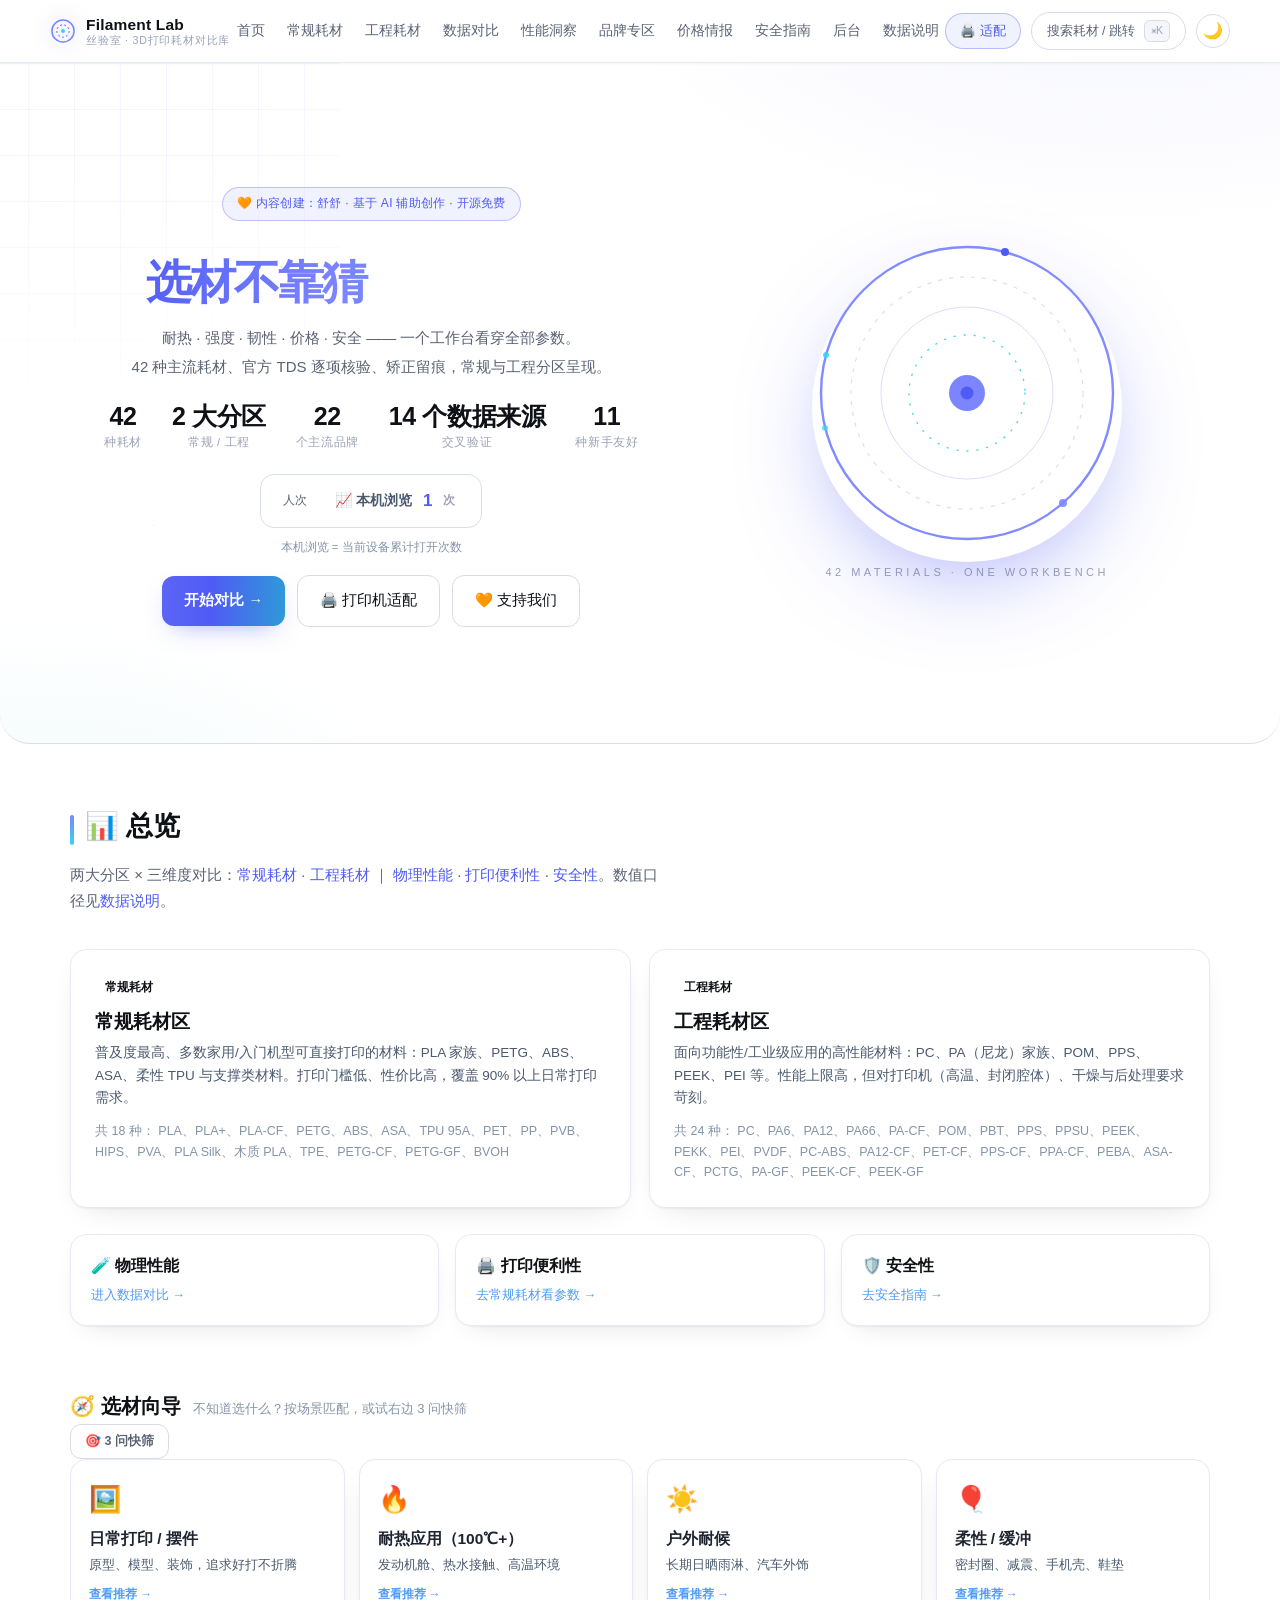
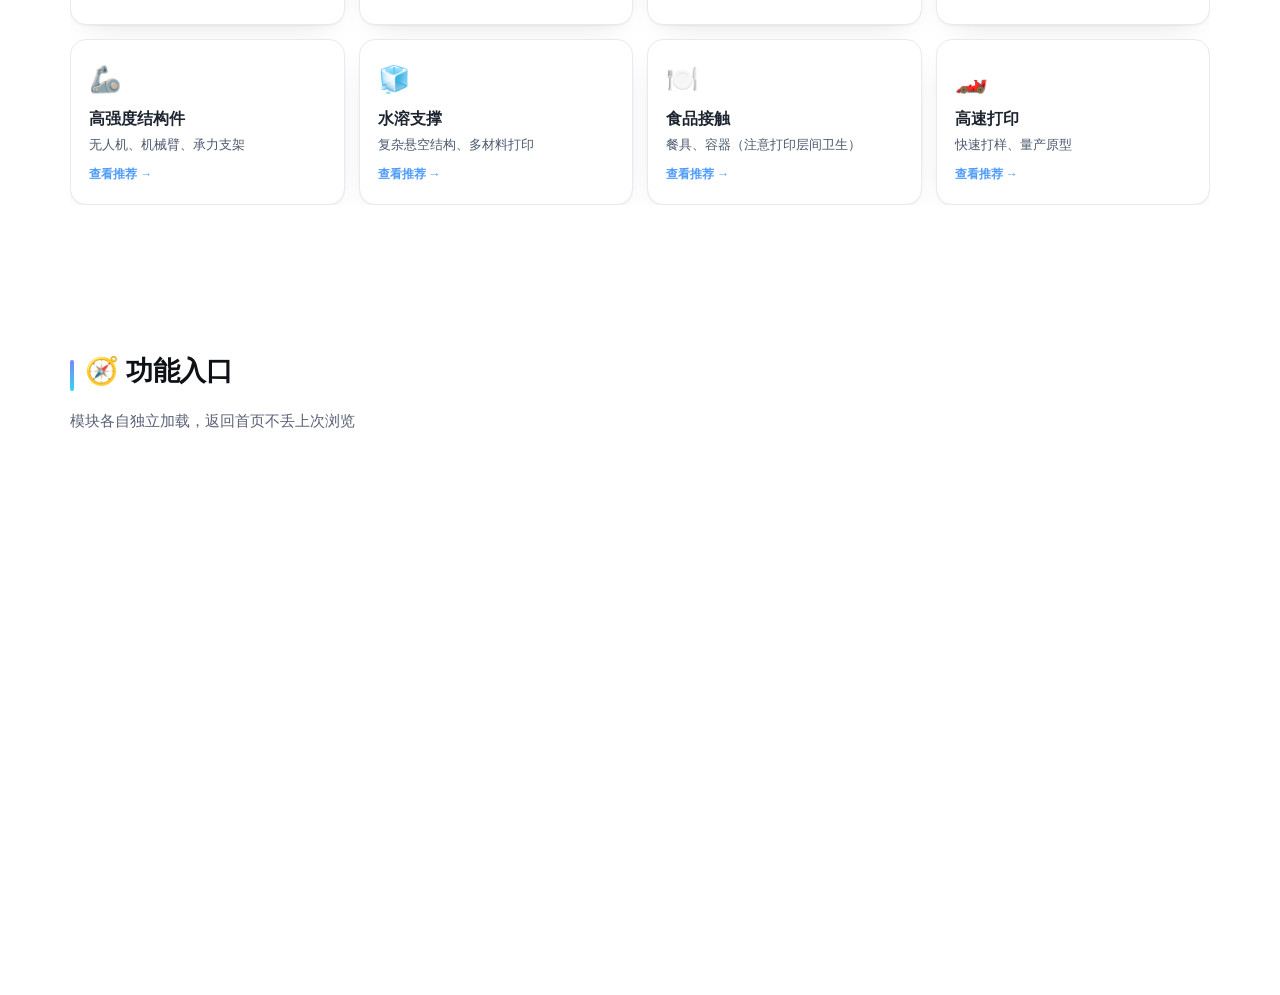
<file: index.html>
<!DOCTYPE html>
<!-- ============================================================
  Filament Lab · 丝验室 · 3D 打印耗材对比库
  内容创建：舒舒（基于 AI 辅助创作）
  开源免费，仅供学习交流；转载数据请注明出处
============================================================ -->
<html lang="zh-CN" data-page-node-id="zqcYsDnZHrxjl3DcDEGzSJ">
<head data-page-node-id="rDWyvCLAtbziWqS5JYN08T">
<meta charset="UTF-8" data-page-node-id="IhgZdGBewUa8YGsaME8a9p">
<meta name="viewport" content="width=device-width, initial-scale=1.0" data-page-node-id="zjhgX1AKpnyj3VtEHxmujc">
<meta name="author" content="舒舒" data-page-node-id="4fMGQyCDwcKuVYlntnLCjC">
<meta name="generator" content="AI-assisted · filament-lab" data-page-node-id="VASrVt2Ex57JXLxCjbp5GY">
<meta property="og:title" content="Filament Lab · 丝验室 — 3D 打印耗材对比库（42 种耗材 · 22 大品牌）" data-page-node-id="gVsmdBK2GFRMxPBoOihCwr">
<meta property="og:description" content="物理性能 × 打印便利性 × 安全性全维度对比，官方 TDS 多源交叉验证，每次更新矫正留痕。内容创建：舒舒，开源免费。" data-page-node-id="WgiXZCJyRCQI1d39mnQn7y">
<meta property="og:type" content="website" data-page-node-id="SZtXwyV1NNe2atMBKcpkM2">
<meta property="og:url" content="https://shu0412.github.io/filament-compare/" data-page-node-id="Zi3FeJ5nLUxzMMghoU0L8S">
<meta property="og:image" content="https://shu0412.github.io/filament-compare/share/poster-16x9.png" data-page-node-id="cR4lF2hHhlhRVWbIQ3PF0e">
<meta property="og:image:width" content="3840" data-page-node-id="t1vVuiGdrjY1WdXpsTMu8A">
<meta property="og:image:height" content="2160" data-page-node-id="ydfiECOCnSOEGK7c5ZIU78">
<meta name="twitter:card" content="summary_large_image" data-page-node-id="kHORnDO1jCF5uXCcOKQ90F">
<meta name="twitter:title" content="Filament Lab · 丝验室 — 3D 打印耗材对比库" data-page-node-id="wBBe9aQa6ujfUwGo7kr5mw">
<meta name="twitter:description" content="42 种主流耗材 · 22 大品牌 · 官方 TDS 交叉验证 · 开源免费" data-page-node-id="It9gP1FAgdSVp0B43gl1T7">
<meta name="twitter:image" content="https://shu0412.github.io/filament-compare/share/poster-16x9.png" data-page-node-id="3KK5DZ6D9qkRHYXQoyJ3rr">
<title>Filament Lab · 丝验室 · 3D 打印耗材对比库 · 内容创建：舒舒</title>
<meta name="description" content="Filament Lab · 丝验室：主流3D打印耗材可视化对比——PLA、PETG、ABS、ASA、TPU、PA、PEEK 等 42 种主流耗材的物理性能、打印便利性、安全性数据，覆盖 22 个品牌。内容创建：舒舒，开源免费。" data-page-node-id="MfjU0oGjIKNyNJmijHFLXb">
<link rel="manifest" href="manifest.webmanifest" data-page-node-id="xabestwl04VfmhpwgQCr8W">
<meta name="theme-color" content="#070A12" data-page-node-id="tHCOJAuX6HhFzjt3gpBo9E">
<link rel="apple-touch-icon" href="./icons/icon-192.png" data-page-node-id="VEIIa8eDQO7M5ZkNGIe5DS">
<meta name="apple-mobile-web-app-capable" content="yes" data-page-node-id="FrT6LNbHrKS84gRQLWXsXb">
<meta name="apple-mobile-web-app-status-bar-style" content="black-translucent" data-page-node-id="GE1KtIoFXzt8aBnWbAg110">
<link rel="icon" href="data:image/svg+xml,%3Csvg xmlns='http://www.w3.org/2000/svg' viewBox='0 0 40 40'%3E%3Cdefs%3E%3ClinearGradient id='g' x1='0' y1='0' x2='40' y2='40'%3E%3Cstop offset='0' stop-color='%237C85FF'/%3E%3Cstop offset='1' stop-color='%2335D4EF'/%3E%3C/linearGradient%3E%3C/defs%3E%3Ccircle cx='20' cy='20' r='17' fill='none' stroke='url(%23g)' stroke-width='3'/%3E%3Ccircle cx='20' cy='20' r='9' fill='none' stroke='%234F5BF5' stroke-width='1.6' stroke-dasharray='3 3.5'/%3E%3Ccircle cx='20' cy='20' r='3.4' fill='%2335D4EF'/%3E%3C/svg%3E" data-page-node-id="K5KuYTKOCQtSdLtP8OfoKM">
<style>
/* ============================================================
 * Filament DB · 主流 3D 打印耗材对比库
 * 内容创建：舒舒（基于 AI 辅助创作）
 * 开源免费，仅供学习交流；转载数据请注明出处
 * ============================================================ */
/* ===== Filament DB · 样式表 ===== */
:root {
  --bg: #0d1117;
  --bg-alt: #111823;
  --bg-card: #161d29;
  --bg-card-hover: #1b2434;
  --border: #263041;
  --text: #e6edf3;
  --text-dim: #9aa7b8;
  --text-faint: #6b7a8f;
  --primary: #4f9cf9;
  --primary-2: #22c3a6;
  --accent: #f9a54f;
  --danger: #f9685f;
  --warn: #f2c94c;
  --ok: #3ddc84;
  --radius: 14px;
  --shadow: 0 8px 30px rgba(0,0,0,.35);
  --font: "PingFang SC","Hiragino Sans GB","Microsoft YaHei","Noto Sans CJK SC",-apple-system,"Segoe UI",Roboto,sans-serif;
  --mono: "SF Mono","JetBrains Mono",Menlo,Consolas,monospace;
  /* ===== 设计 token（2026-09-08 二轮统一） ===== */
  --r-xs:6px; --r-sm:10px; --r-md:14px; --r-lg:18px; --r-pill:999px;
  --sp-1:4px; --sp-2:8px; --sp-3:12px; --sp-4:16px; --sp-5:20px; --sp-6:24px; --sp-8:32px; --sp-10:40px;
  --shadow-sm:0 1px 3px rgba(0,0,0,.16); --shadow-md:0 8px 30px rgba(0,0,0,.32); --shadow-lg:0 16px 50px rgba(0,0,0,.42);
  --ease:cubic-bezier(.2,.7,.2,1);
  --glass-hi:rgba(255,255,255,.11);
}
* { margin:0; padding:0; box-sizing:border-box; }
html { scroll-behavior:smooth; scroll-padding-top:72px; }
html, body { max-width:100%; overflow-x:clip; }
/* overflow-x:clip 不产生滚动容器，吸顶(position:sticky)才能生效；
   旧浏览器回退到 hidden（横向无溢出风险已由布局验证为 0） */
@supports not (overflow: clip) { html, body { overflow-x:hidden; } }
body { background:var(--bg); color:var(--text); font-family:var(--font); line-height:1.65; font-size:15px; -webkit-font-smoothing:antialiased; text-rendering:optimizeLegibility; }
html { color-scheme:dark; }
html[data-theme="light"] { color-scheme:light; }
/* 表单控件统一继承字体，避免浏览器默认样式破坏排版层级 */
button, input, select, textarea { font:inherit; letter-spacing:inherit; }
button { cursor:pointer; }
/* 数值统一等宽数字（表格/图表/价格），避免抖动 */
table.data-table td, .price-table td, .bar-val, .pr-range, .price-coverage b, .hstat b,
.rank-avg, .price-low-meta, .pd-scale, .cell-mono, .score-badge, .live-num { font-variant-numeric:tabular-nums; }
a { color:var(--primary); text-decoration:none; }
a:hover { text-decoration:underline; }
.container { max-width:1180px; margin:0 auto; padding:0 20px; }
h1,h2,h3,h4 { line-height:1.35; }

/* ===== 头部导航 ===== */
.site-header { position:sticky; top:0; z-index:100; background:rgba(13,17,23,.86); backdrop-filter:blur(12px); border-bottom:1px solid var(--border); }
.header-inner { display:flex; align-items:center; justify-content:space-between; height:62px; }
.brand { display:flex; align-items:center; gap:10px; font-weight:700; font-size:18px; color:var(--text); }
.brand:hover { text-decoration:none; }
.brand-logo { font-size:22px; }
.brand-text { display:flex; flex-direction:column; line-height:1.1; }
.brand-text small { font-size:10px; letter-spacing:2.5px; color:var(--text-faint); font-weight:600; }
.nav { display:flex; gap:22px; }
.nav a { color:var(--text-dim); font-size:14px; font-weight:500; }
.nav a:hover { color:var(--primary); text-decoration:none; }
.nav-toggle { display:none; background:none; border:1px solid var(--border); color:var(--text); border-radius:8px; padding:4px 10px; font-size:18px; cursor:pointer; }

/* ===== Hero ===== */
.hero { padding:72px 0 60px; text-align:center; background:radial-gradient(1200px 500px at 50% -10%, rgba(79,156,249,.14), transparent 65%), radial-gradient(800px 400px at 85% 0%, rgba(34,195,166,.08), transparent 60%); border-bottom:1px solid var(--border); }
.hero-badge { display:inline-block; font-size:12.5px; color:var(--primary-2); border:1px solid rgba(34,195,166,.4); background:rgba(34,195,166,.08); padding:5px 14px; border-radius:999px; margin-bottom:18px; letter-spacing:1px; }
.hero h1 { font-size:42px; font-weight:800; margin-bottom:14px; letter-spacing:1px; }
.hero .grad { background:linear-gradient(90deg,var(--primary),var(--primary-2),var(--primary),#7fd6ff,var(--primary-2)); background-size:220% 100%; -webkit-background-clip:text; background-clip:text; color:transparent; animation:gradFlow 7s linear infinite; position:relative; }
@keyframes gradFlow { 0%{background-position:0% 50%;} 100%{background-position:220% 50%;} }
.hero-sub { color:var(--text-dim); font-size:16px; margin-bottom:28px; }
.hero-stats { display:flex; justify-content:center; gap:38px; margin-bottom:32px; flex-wrap:wrap; }
.hstat { text-align:center; }
.hstat b { display:block; font-size:30px; font-weight:800; color:var(--text); }
.hstat span { font-size:12.5px; color:var(--text-faint); }

/* ===== 实时统计 ===== */
.live-stats { display:flex; flex-direction:column; align-items:center; gap:10px; margin-bottom:34px; }
.live-stats-inner { display:flex; justify-content:center; align-items:center; gap:14px 28px; flex-wrap:wrap;
  background:rgba(255,255,255,.04); border:1px solid var(--border); border-radius:14px; padding:12px 26px; }
.live-stat { display:inline-flex; align-items:center; gap:9px; font-size:14px; font-weight:600; }
.live-stat .live-label { color:var(--text-dim); white-space:nowrap; }
.live-stat img { height:20px; width:auto; }
.live-fallback { color:var(--text-faint); font-size:13px; }
.live-note { font-size:11.5px; color:var(--text-faint); }
.hero-actions { display:flex; gap:14px; justify-content:center; flex-wrap:wrap; }

/* ===== 按钮 ===== */
.btn { display:inline-block; padding:11px 26px; border-radius:10px; font-weight:600; font-size:14.5px; transition:.2s; }
.btn:hover { text-decoration:none; transform:translateY(-1px); }
.btn-primary { background:linear-gradient(90deg,var(--primary),var(--primary-2)); color:#06121f; box-shadow:0 6px 20px rgba(79,156,249,.3); }
.btn-ghost { border:1px solid var(--border); color:var(--text-dim); }
.btn-ghost:hover { color:var(--text); border-color:var(--primary); }
.btn-block { width:100%; text-align:center; margin-top:14px; }

/* ===== 通用区块 ===== */
.section { padding:64px 0; }
.section-alt { background:rgba(17,24,35,.62); backdrop-filter:blur(2px); }
html[data-theme="light"] .section-alt { background:rgba(238,241,246,.7); }
.sec-title { font-size:27px; font-weight:800; margin-bottom:10px; }
.sec-desc { color:var(--text-dim); max-width:860px; margin-bottom:34px; }
.sec-desc strong { color:var(--text); }
.sec-desc em { color:var(--accent); font-style:normal; }

/* ===== 分区卡片 ===== */
.zone-cards { display:grid; grid-template-columns:repeat(auto-fit,minmax(300px,1fr)); gap:18px; margin-bottom:26px; }
.zone-card { background:var(--bg-card); border:1px solid var(--border); border-radius:var(--radius); padding:24px; transition:.2s; }
.zone-card:hover { transform:translateY(-3px); box-shadow:var(--shadow); border-color:var(--primary); }
.zone-card h3 { font-size:19px; margin-bottom:8px; }
.zone-card .zone-tag { display:inline-block; font-size:11.5px; padding:2px 10px; border-radius:999px; margin-bottom:10px; font-weight:600; }
.zone-card p { color:var(--text-dim); font-size:13.5px; }
.zone-card .zone-count { margin-top:12px; font-size:12.5px; color:var(--text-faint); }
.dim-grid { display:grid; grid-template-columns:repeat(auto-fit,minmax(240px,1fr)); gap:16px; }
.dim-card { background:var(--bg-card); border:1px solid var(--border); border-radius:var(--radius); padding:20px; }
.dim-card h3 { font-size:16px; margin-bottom:8px; }
.dim-card p { color:var(--text-dim); font-size:13.5px; }

/* ===== 材料卡片 ===== */
.mat-grid { display:grid; grid-template-columns:repeat(auto-fill,minmax(340px,1fr)); gap:18px; }
.mat-card { background:var(--bg-card); border:1px solid var(--border); border-radius:var(--radius); padding:22px; transition:.2s; position:relative; overflow:hidden; }
.mat-card:hover { transform:translateY(-3px); box-shadow:var(--shadow); border-color:rgba(79,156,249,.55); }
.mat-card::before { content:""; position:absolute; top:0; left:0; right:0; height:3px; background:var(--mat-color,var(--primary)); opacity:.85; }
.mat-head { display:flex; justify-content:space-between; align-items:flex-start; gap:10px; margin-bottom:12px; }
.mat-head h3 { font-size:19px; }
.mat-head h3 small { display:block; font-size:12px; color:var(--text-faint); font-weight:500; margin-top:2px; }
.mat-family { font-size:11px; font-weight:700; padding:3px 10px; border-radius:999px; background:var(--mat-color,var(--primary)); color:#06121f; white-space:nowrap; }
.mat-kv { display:grid; grid-template-columns:1fr 1fr; gap:8px 14px; margin:14px 0; }
.mat-kv .kv { display:flex; justify-content:space-between; gap:8px; font-size:13px; border-bottom:1px dashed rgba(255,255,255,.07); padding-bottom:5px; }
.mat-kv .kv b { font-weight:600; color:var(--text-dim); white-space:nowrap; }
.mat-kv .kv span { text-align:right; font-variant-numeric:tabular-nums; }
.mat-tags { display:flex; flex-wrap:wrap; gap:7px; margin-top:12px; }
.tag { font-size:11.5px; padding:3px 10px; border-radius:7px; border:1px solid var(--border); color:var(--text-dim); background:rgba(255,255,255,.02); }
.tag.safety-0 { border-color:rgba(61,220,132,.45); color:var(--ok); }
.tag.safety-1 { border-color:rgba(242,201,76,.5); color:var(--warn); }
.tag.safety-2 { border-color:rgba(249,104,95,.55); color:var(--danger); }
.tag.diff-1 { color:var(--ok); border-color:rgba(61,220,132,.4); }
.tag.diff-2 { color:var(--warn); border-color:rgba(242,201,76,.45); }
.tag.diff-3 { color:var(--danger); border-color:rgba(249,104,95,.5); }
.mat-notes { margin-top:12px; font-size:12.5px; color:var(--text-faint); border-top:1px solid rgba(255,255,255,.06); padding-top:10px; }
.mat-notes b { color:var(--text-dim); }
.zone-more { margin-top:22px; text-align:center; color:var(--text-faint); font-size:13.5px; }

/* ===== 对比工具 ===== */
.compare-layout { display:grid; grid-template-columns:300px 1fr; gap:22px; margin-bottom:30px; }
.compare-panel { background:var(--bg-card); border:1px solid var(--border); border-radius:var(--radius); padding:20px; align-self:start; position:sticky; top:128px; }
/* 首列吸顶 z 见 .table-sticky-first；横滑容器防滚动链 */
.table-scroll { overflow-x:auto; overscroll-behavior-x:contain; }
.compare-panel h3 { font-size:14px; color:var(--text-dim); margin:14px 0 10px; letter-spacing:.5px; }
.compare-panel h3:first-child { margin-top:0; }
.chips { display:flex; flex-wrap:wrap; gap:8px; max-height:300px; overflow-y:auto; overscroll-behavior:contain; padding-right:4px; }
.chip { display:inline-flex; align-items:center; gap:6px; font-size:12.5px; padding:6px 12px; border-radius:999px; border:1px solid var(--border); background:rgba(255,255,255,.03); color:var(--text-dim); cursor:pointer; user-select:none; transition:.15s; }
.chip:hover { border-color:var(--primary); color:var(--text); }
.chip.on { background:var(--mat-color,var(--primary)); border-color:transparent; color:#06121f; font-weight:700; }
.chips-metric .chip.on { background:var(--primary); }
.chip input { display:none; }
.hint { font-size:12px; color:var(--text-faint); margin-top:12px; line-height:1.6; }
.compare-main { display:grid; gap:22px; }
.chart-wrap { background:var(--bg-card); border:1px solid var(--border); border-radius:var(--radius); padding:20px; }
.chart-wrap h3 { font-size:15px; margin-bottom:14px; color:var(--text-dim); }
.chart-box { min-height:340px; display:flex; align-items:center; justify-content:center; }
.chart-box svg { width:100%; max-width:560px; height:auto; }
.chart-empty { color:var(--text-faint); font-size:14px; }
.chart-legend { display:flex; flex-wrap:wrap; gap:12px; justify-content:center; margin-top:8px; font-size:12.5px; color:var(--text-dim); }
.chart-legend i { display:inline-block; width:11px; height:11px; border-radius:3px; margin-right:5px; vertical-align:-1px; }
.bar-row { display:flex; align-items:center; gap:10px; margin-bottom:9px; font-size:12.5px; }
.bar-row .bar-label { width:120px; text-align:right; color:var(--text-dim); white-space:nowrap; overflow:hidden; text-overflow:ellipsis; flex-shrink:0; }
.bar-row .bar-track { flex:1; height:16px; background:rgba(255,255,255,.05); border-radius:5px; overflow:hidden; position:relative; }
.bar-row .bar-fill { height:100%; border-radius:5px; min-width:2px; transition:width .5s ease; }
.bar-row .bar-val { width:70px; font-size:12px; color:var(--text); font-variant-numeric:tabular-nums; flex-shrink:0; }

/* ===== 表格 ===== */
.table-wrap { background:var(--bg-card); border:1px solid var(--border); border-radius:var(--radius); padding:20px; margin-top:26px; }
.table-wrap h3 { font-size:15px; margin-bottom:14px; color:var(--text-dim); }
.table-scroll { overflow-x:auto; }
table.data-table { width:100%; border-collapse:collapse; font-size:12.8px; min-width:900px; }
/* 表头在 .table-scroll 横滑容器内无法纵向吸顶（overflow-x 使容器成为纵滚容器），
   横向可读性由「首列吸顶」（.table-sticky-first）承担；此处不再声明无效的纵向 sticky */
table.data-table th { background:#1d2736; color:var(--text-dim); font-weight:600; padding:9px 10px; text-align:center; border-bottom:1px solid var(--border); cursor:pointer; user-select:none; white-space:nowrap; }
table.data-table th:hover { color:var(--primary); }
table.data-table th.sorted { color:var(--primary); }
table.data-table td { padding:8px 10px; text-align:center; border-bottom:1px solid rgba(255,255,255,.05); color:var(--text-dim); white-space:nowrap; }
table.data-table td b { color:var(--text); }
table.data-table tr:hover td { background:rgba(79,156,249,.05); }
table.data-table .cell-mono { font-family:var(--mono); font-size:12px; }
td.material-cell { text-align:left; }
td.material-cell .dot { display:inline-block; width:9px; height:9px; border-radius:50%; margin-right:7px; vertical-align:1px; }
.meter { display:inline-block; min-width:52px; height:7px; border-radius:4px; background:rgba(255,255,255,.07); position:relative; vertical-align:middle; margin-right:7px; }
.meter i { position:absolute; left:0; top:0; bottom:0; border-radius:4px; background:var(--primary); }

/* ===== 品牌 ===== */
.brand-grid { display:grid; grid-template-columns:repeat(auto-fill,minmax(330px,1fr)); gap:18px; }
.brand-card { background:var(--bg-card); border:1px solid var(--border); border-radius:var(--radius); padding:22px; transition:.2s; }
.brand-card:hover { transform:translateY(-3px); box-shadow:var(--shadow); }
.brand-card .brand-top { display:flex; align-items:center; gap:14px; margin-bottom:12px; }
.brand-avatar { width:46px; height:46px; border-radius:12px; display:flex; align-items:center; justify-content:center; font-size:23px; background:linear-gradient(135deg,rgba(79,156,249,.25),rgba(34,195,166,.2)); border:1px solid var(--border); }
.brand-card h3 { font-size:18px; }
.brand-card h3 small { display:block; font-size:12px; color:var(--text-faint); font-weight:500; }
.brand-hq { font-size:12px; color:var(--text-faint); }
.brand-card .brand-rep { font-size:13px; color:var(--text-dim); margin:10px 0; }
.brand-flagship { font-size:12.5px; background:rgba(249,165,79,.1); border:1px solid rgba(249,165,79,.35); color:var(--accent); border-radius:8px; padding:8px 12px; margin-bottom:12px; }
.brand-mats { display:flex; flex-wrap:wrap; gap:6px; }
.brand-mats .bm { font-size:11px; padding:3px 9px; border-radius:6px; background:rgba(255,255,255,.04); border:1px solid var(--border); color:var(--text-dim); }
.brand-card .brand-link { display:inline-block; margin-top:14px; font-size:12.5px; }

/* ===== 安全表 ===== */
.safety-row-detail { display:none; background:#10161f; border-radius:8px; padding:14px 16px; margin-top:8px; font-size:13px; color:var(--text-dim); line-height:1.8; }
tr.safety-open .safety-row-detail { display:block; }
.safety-row-detail b { color:var(--text); }
.safety-tips { background:var(--bg-card); border:1px solid var(--border); border-radius:var(--radius); padding:22px; margin-top:22px; }
.safety-tips h3 { font-size:16px; margin-bottom:12px; color:var(--accent); }
.safety-tips ul { list-style:none; }
.safety-tips li { padding:7px 0; color:var(--text-dim); font-size:13.5px; border-bottom:1px dashed rgba(255,255,255,.06); }
.safety-tips li:last-child { border-bottom:none; }
.safety-tips strong { color:var(--text); }

/* ===== 方法/数据说明 ===== */
.method-grid { display:grid; grid-template-columns:repeat(auto-fit,minmax(300px,1fr)); gap:18px; }
.method-card { background:var(--bg-card); border:1px solid var(--border); border-radius:var(--radius); padding:22px; }
.method-card-wide { grid-column:1/-1; }
.method-card h3 { font-size:16px; margin-bottom:12px; color:var(--primary-2); }
.method-card ul { padding-left:18px; color:var(--text-dim); font-size:13.5px; }
.method-card li { margin-bottom:8px; overflow-wrap:anywhere; }
.method-card li a { word-break:break-all; }
.correction { border-left:3px solid var(--warn); background:rgba(242,201,76,.06); padding:10px 14px; border-radius:0 8px 8px 0; margin-bottom:10px; font-size:13px; color:var(--text-dim); }
.correction b { color:var(--warn); }
.correction .corr-fix { color:var(--ok); }
.disclaimer { margin-top:26px; background:rgba(249,104,95,.07); border:1px solid rgba(249,104,95,.35); border-radius:10px; padding:14px 18px; font-size:13px; color:#f0b3ae; }

/* ===== Footer ===== */
.site-footer { border-top:1px solid var(--border); padding:34px 0; text-align:center; color:var(--text-faint); font-size:13px; }
.footer-note { margin-top:6px; color:var(--text-dim); }
.footer-credit { margin-top:6px; color:var(--text-dim); }
.footer-credit b { color:var(--accent); }

/* ===== 免责协议 ===== */
.legal { background:rgba(255,255,255,.03); border:1px solid var(--border); border-radius:12px; padding:18px 20px; margin-bottom:16px; }
.legal p { font-size:13px; color:var(--text-dim); line-height:1.85; margin-bottom:10px; }
.legal p:last-child { margin-bottom:0; }
.legal b { color:var(--text); }

/* ===== 响应式 ===== */
@media (max-width:960px){
  .compare-layout { grid-template-columns:1fr; }
  .compare-panel { position:static; }
}
@media (max-width:720px){
  .nav { display:none; position:absolute; top:62px; left:0; right:0; background:var(--bg); border-bottom:1px solid var(--border); flex-direction:column; padding:14px 22px; gap:14px; }
  .nav.open { display:flex; }
  .nav-toggle { display:block; }
  .hero h1 { font-size:30px; }
  .hero { padding:52px 0 44px; }
  .mat-grid { grid-template-columns:1fr; }
  .hero-stats { gap:22px; }
}
@media (max-width:720px){
  /* 手机端整体收紧 */
  body { font-size:14px; }
  .section { padding:42px 0; }
  .container { padding:0 14px; }
  .sec-title { font-size:22px; }
  .hero-badge { font-size:11px; padding:4px 10px; }
  .hero h1 { font-size:27px; }
  .hero-sub { font-size:14px; }
  .hstat b { font-size:24px; }
  .hstat span { font-size:11px; }
  .hero-stats { gap:16px 20px; }
  .live-stats-inner { padding:10px 14px; gap:10px 16px; flex-direction:column; }
  .live-stat { font-size:13px; }
  .zone-card, .dim-card, .mat-card { padding:18px; }
  .mat-kv { grid-template-columns:1fr 1fr; gap:7px 10px; }
  .filter-bar { padding:12px; }
  .filter-search { min-width:150px; }
  .guide-card { padding:15px; }
  .compare-panel { padding:16px; }
  .chips { max-height:220px; }
  .chart-box { min-height:260px; }
  .bar-row .bar-label { width:84px; font-size:11px; }
  .bar-row .bar-val { width:56px; font-size:11px; }
  .table-wrap, .chart-wrap { padding:14px; }
  table.data-table { font-size:11.5px; }
  .brand-grid { grid-template-columns:1fr; }
  .brand-card { padding:18px; }
  .modal { padding:20px 18px; }
  .modal-head h3 { font-size:18px; }
  .modal-table { font-size:12.5px; }
  .method-card { padding:18px; }
  .scatter-chart svg { max-width:100%; }
  .scatter-tip { font-size:11px; padding:6px 9px; }
  .safety-tips { padding:16px; }
  .footer-credit, .footer-note { font-size:12px; }
  .back-top { right:16px; bottom:20px; width:40px; height:40px; }
  .guide-mats { flex-direction:column; }
  .guide-mat { width:100%; }
  .hero-actions .btn { padding:10px 18px; font-size:13.5px; }
  .hero::before { width:520px; height:340px; top:-140px; }
}
/* 触屏设备：去掉悬停特效卡顿、点击即显示 */
@media (hover:none){
  .mat-card:hover { transform:none; box-shadow:none; }
  .mat-card:hover::before { height:3px; opacity:.85; }
  .mat-card::after, .brand-card::after { display:none; }
  .zone-card:hover, .dim-card:hover, .brand-card:hover, .guide-card:hover { transform:none; }
  .btn-primary::after { display:none; }
  .back-top { display:block; }
}

/* ===== 主题切换 ===== */
.header-tools { display:flex; align-items:center; gap:8px; }
.theme-toggle { background:none; border:1px solid var(--border); color:var(--text); border-radius:8px; padding:4px 9px; font-size:16px; cursor:pointer; }
.theme-toggle:hover { border-color:var(--primary); }
html[data-theme="light"] {
  --bg:#f5f7fa; --bg-alt:#eef1f6; --bg-card:#ffffff; --bg-card-hover:#f0f4fa; --border:#d8dfe9;
  --text:#1c2430; --text-dim:#4b5a6e; --text-faint:#8494a8; --shadow:0 8px 30px rgba(30,50,90,.10);
}
html[data-theme="light"] table.data-table th { background:#e9eef5; }
html[data-theme="light"] .safety-row-detail { background:#f0f3f8; }
html[data-theme="light"] .mat-kv .kv { border-color:rgba(0,0,0,.08); }
html[data-theme="light"] .mat-notes { border-color:rgba(0,0,0,.07); }
html[data-theme="light"] .bar-row .bar-track { background:rgba(0,0,0,.08); }

/* ===== 筛选条 ===== */
.filter-bar { background:var(--bg-card); border:1px solid var(--border); border-radius:var(--radius); padding:14px 16px; margin-bottom:20px; }
.filter-row { display:flex; flex-wrap:wrap; align-items:center; gap:8px; margin-bottom:8px; }
.filter-row:last-child { margin-bottom:0; }
.filter-search { flex:1; min-width:220px; background:rgba(255,255,255,.04); border:1px solid var(--border); color:var(--text); border-radius:9px; padding:8px 14px; font-size:13.5px; outline:none; }
.filter-search:focus { border-color:var(--primary); }
.filter-label { font-size:12px; color:var(--text-faint); margin-right:2px; font-weight:600; }
.fchip { padding:4px 10px; font-size:11.5px; }
.btn-sm { padding:6px 14px; font-size:12.5px; }
.filter-empty { text-align:center; color:var(--text-faint); padding:20px 0 6px; }

/* ===== 评分徽章 ===== */
.mat-head { align-items:flex-start; }
.mat-head-right { display:flex; flex-direction:column; align-items:flex-end; gap:6px; }
.score-badge { font-size:12px; font-weight:700; color:var(--accent); background:rgba(249,165,79,.12); border:1px solid rgba(249,165,79,.4); border-radius:999px; padding:2px 10px; white-space:nowrap; }
.mat-more { margin-top:12px; font-size:12px; color:var(--primary); text-align:right; opacity:.85; }
.mat-card { cursor:pointer; }
.mat-card:focus-visible { outline:2px solid var(--primary); outline-offset:2px; }

/* ===== 选材向导 ===== */
.guide-grid { display:grid; grid-template-columns:repeat(auto-fill,minmax(240px,1fr)); gap:14px; margin-bottom:20px; }
.guide-card { text-align:left; background:var(--bg-card); border:1px solid var(--border); border-radius:var(--radius); padding:18px; cursor:pointer; transition:.2s; color:var(--text); font-family:inherit; }
.guide-card:hover { transform:translateY(-3px); box-shadow:var(--shadow); border-color:var(--primary); }
.guide-icon { font-size:26px; margin-bottom:8px; }
.guide-card h3 { font-size:15.5px; margin-bottom:6px; }
.guide-card p { font-size:12.5px; color:var(--text-dim); line-height:1.55; }
.guide-tip { display:inline-block; margin-top:10px; font-size:12px; color:var(--primary); font-weight:600; }
.guide-result { background:var(--bg-card); border:1px solid var(--border); border-radius:var(--radius); padding:20px; }
.guide-result-head h3 { font-size:17px; margin-bottom:8px; }
.guide-reason { font-size:13.5px; color:var(--text-dim); line-height:1.7; margin-bottom:16px; }
.guide-mats { display:flex; flex-wrap:wrap; gap:10px; }
.guide-mat { display:flex; align-items:center; gap:8px; background:rgba(255,255,255,.03); border:1px solid var(--border); border-left:3px solid var(--mat-color,var(--primary)); border-radius:9px; padding:9px 14px; cursor:pointer; transition:.15s; }
.guide-mat:hover { border-color:var(--mat-color,var(--primary)); transform:translateY(-2px); }
.guide-mat b { font-size:13.5px; }
.guide-mat small { color:var(--text-faint); font-size:11px; }

/* ===== 详情弹窗 ===== */
.modal-mask { position:fixed; inset:0; background:rgba(5,8,14,.72); backdrop-filter:blur(4px); z-index:300; display:flex; align-items:flex-start; justify-content:center; overflow-y:auto; padding:40px 16px; }
.modal { position:relative; background:var(--bg-card); border:1px solid var(--border); border-radius:18px; max-width:640px; width:100%; padding:28px 30px; box-shadow:var(--shadow); animation:modalIn .22s ease; }
@keyframes modalIn { from { opacity:0; transform:translateY(14px); } to { opacity:1; transform:none; } }
.modal-close { position:absolute; top:14px; right:16px; background:none; border:none; color:var(--text-dim); font-size:20px; cursor:pointer; padding:4px 8px; border-radius:8px; }
.modal-close:hover { background:rgba(255,255,255,.08); color:var(--text); }
.modal-head { display:flex; align-items:center; gap:10px; flex-wrap:wrap; border-bottom:3px solid var(--mat-color,var(--primary)); padding-bottom:12px; margin-bottom:12px; }
.modal-head h3 { font-size:21px; }
.modal-head h3 small { font-size:12.5px; color:var(--text-faint); font-weight:500; margin-left:6px; }
.modal-scorebar { height:7px; border-radius:5px; background:rgba(255,255,255,.07); overflow:hidden; margin-bottom:16px; }
.scorebar-fill { height:100%; border-radius:5px; background:linear-gradient(90deg,var(--primary),var(--accent)); }
.modal-table { width:100%; border-collapse:collapse; font-size:13.5px; margin-bottom:16px; }
.modal-table td { padding:6px 8px; border-bottom:1px dashed rgba(255,255,255,.08); }
.modal-table td:first-child { color:var(--text-dim); width:46%; }
.modal-table td:last-child { color:var(--text); font-weight:500; }
.modal-sec { font-size:13.5px; color:var(--text-dim); margin-bottom:10px; line-height:1.75; }
.modal-sec b { color:var(--text); }
.modal-note { color:var(--text-faint); font-size:12.5px; }
.modal-srcs { padding-left:20px; font-size:12.5px; margin-bottom:16px; }
.modal-srcs li { margin-bottom:5px; }

/* ===== 表格最优高亮 / 回到顶部 ===== */
td.cell-best { color:var(--accent); font-weight:700; }
.back-top { display:none; position:fixed; right:26px; bottom:30px; width:46px; height:46px; border-radius:50%; border:1px solid var(--border); background:var(--bg-card); color:var(--text); font-size:20px; cursor:pointer; z-index:200; box-shadow:var(--shadow); transition:.2s; }
.back-top:hover { border-color:var(--primary); color:var(--primary); transform:translateY(-3px); }

/* ============================================================
 * 光影艺术层 · 高级感视觉升级
 * ============================================================ */

/* ============================================================
 * 极光背景 + 动态流体光晕（Liquid Light）
 * ============================================================ */
#aurora { position:fixed; inset:0; z-index:0; pointer-events:none; overflow:hidden; }
/* 渐变自带柔和衰减，替代 filter:blur（避免大尺寸模糊每帧重绘） */
#aurora .blob { position:absolute; border-radius:50%; will-change:transform; }
#aurora .b1 { width:480px; height:480px; left:-140px; top:-120px; background:radial-gradient(circle, rgba(79,156,249,.17) 0%, rgba(79,156,249,.06) 48%, transparent 72%); animation:blobA 40s ease-in-out infinite alternate; }
#aurora .b2 { width:420px; height:420px; right:-120px; top:22%; background:radial-gradient(circle, rgba(34,195,166,.13) 0%, rgba(34,195,166,.04) 48%, transparent 72%); animation:blobB 48s ease-in-out infinite alternate; }
#aurora .b3 { width:360px; height:360px; left:22%; bottom:-160px; background:radial-gradient(circle, rgba(249,165,79,.10) 0%, rgba(249,165,79,.03) 48%, transparent 72%); animation:blobC 56s ease-in-out infinite alternate; }
@keyframes blobA { from{transform:translate(0,0) scale(1);} to{transform:translate(120px,90px) scale(1.18);} }
@keyframes blobB { from{transform:translate(0,0) scale(1.05);} to{transform:translate(-110px,-70px) scale(.92);} }
@keyframes blobC { from{transform:translate(0,0) scale(.95);} to{transform:translate(90px,-110px) scale(1.15);} }
html[data-theme="light"] #aurora .blob { opacity:.55; }

/* 鼠标跟随柔光（单层聚焦版）：
   1) 默认淡出（opacity:0），鼠标移动时加 .on 平滑淡入，静止 1.2s 后自动淡出；
   2) 只移动合成层（translate3d），不每帧读取布局或执行模糊；
   3) 去掉 mix-blend-mode，改用纯 alpha 渐变叠加，避免 screen/multiply 造成"脏亮"与文字区域发白发灰。 */
#glowLayer { position:fixed; left:0; top:0; width:300px; height:300px; margin:-150px 0 0 -150px;
  pointer-events:none; z-index:0; contain:layout paint; will-change:transform;
  opacity:0; transition:opacity .5s ease;
  background:
    radial-gradient(circle at 50% 50%, rgba(146,194,255,.16) 0%, rgba(96,158,249,.075) 30%, rgba(79,156,249,.03) 55%, transparent 72%);
  transform:translate3d(var(--mx,50vw), var(--my,40vh), 0); }
#glowLayer.on { opacity:.8; }
html[data-theme="light"] #glowLayer {
  background:
    radial-gradient(circle at 50% 50%, rgba(96,148,255,.10) 0%, rgba(96,148,255,.05) 32%, rgba(79,156,249,.02) 56%, transparent 72%); }
html[data-theme="light"] #glowLayer.on { opacity:.55; }

/* 辅助大面积流体层已停用：双光斑分离感差、视觉负担重，保留 DOM 兼容旧脚本。 */
#flowLayer { display:none !important; }

/* 极光层之上的内容容器 */
main { position:relative; z-index:1; }

/* ---- hero 呼吸光晕 + 光点（柔和版） ---- */
.hero { position:relative; overflow:hidden; }
.hero::before { content:""; position:absolute; left:50%; top:-180px; width:680px; height:420px; transform:translateX(-50%);
  background:radial-gradient(closest-side, rgba(79,156,249,.09), transparent 70%);
  animation:heroBreath 9s ease-in-out infinite; pointer-events:none; }
@keyframes heroBreath { 0%,100%{opacity:.6; transform:translateX(-50%) scale(1);} 50%{opacity:1; transform:translateX(-50%) scale(1.08);} }
.hero::after { content:""; position:absolute; inset:0; pointer-events:none;
  background-image:radial-gradient(1.5px 1.5px at 22% 30%, rgba(159,200,255,.4) 40%, transparent 50%),
                   radial-gradient(1px 1px at 70% 18%, rgba(122,232,208,.35) 40%, transparent 50%),
                   radial-gradient(1.5px 1.5px at 85% 55%, rgba(249,165,79,.28) 40%, transparent 50%),
                   radial-gradient(1px 1px at 12% 68%, rgba(159,200,255,.3) 40%, transparent 50%),
                   radial-gradient(1.5px 1.5px at 45% 82%, rgba(201,139,249,.25) 40%, transparent 50%),
                   radial-gradient(1px 1px at 92% 82%, rgba(159,200,255,.25) 40%, transparent 50%);
  animation:starTwinkle 6s ease-in-out infinite; }
@keyframes starTwinkle { 0%,100%{opacity:.35;} 50%{opacity:.7;} }

/* ---- 玻璃拟态 ---- */
.site-header { background:rgba(13,17,23,.6); backdrop-filter:blur(18px) saturate(1.5); -webkit-backdrop-filter:blur(18px) saturate(1.5); }
html[data-theme="light"] .site-header { background:rgba(245,247,250,.7); }

/* ---- 卡片鼠标光影随行 ---- */
.mat-card, .zone-card, .dim-card, .brand-card, .guide-card, .col { position:relative; overflow:hidden; }
.mat-card::after, .zone-card::after, .dim-card::after, .brand-card::after, .guide-card::after, .col::after {
  content:""; position:absolute; inset:0; pointer-events:none; opacity:0; transition:opacity .35s ease;
  background:radial-gradient(260px circle at var(--cx,50%) var(--cy,50%), rgba(255,255,255,.045), transparent 65%); }
.mat-card:hover::after, .zone-card:hover::after, .dim-card:hover::after, .brand-card:hover::after, .guide-card:hover::after, .col:hover::after { opacity:1; }
html[data-theme="light"] .mat-card::after, html[data-theme="light"] .brand-card::after { background:radial-gradient(260px circle at var(--cx,50%) var(--cy,50%), rgba(79,156,249,.06), transparent 65%); }

/* ---- 品牌×材料族矩阵 ---- */
.matrix-table { min-width:820px; }
.matrix-table th.mx-col { font-size:11.5px; padding:7px 6px; white-space:nowrap; }
.matrix-table td.mx-cell { font-size:12px; padding:6px 4px; color:var(--text-faint); }
.matrix-table td.mx-hit { color:var(--primary-2); font-weight:800; text-shadow:0 0 10px rgba(34,195,166,.45); }
.matrix-table tr.mx-row:hover td { background:rgba(79,156,249,.07); }
.matrix-table td.mx-brand { text-align:left; white-space:nowrap; font-weight:600; }
.matrix-table td.mx-brand a { color:var(--text); }
.matrix-table td.mx-brand a:hover { color:var(--primary); }
.matrix-table th:first-child { position:sticky; left:0; z-index:2; }

/* ---- 散点图 ---- */
.scatter-wrap { display:flex; flex-direction:column; gap:14px; }
.scatter-chart { position:relative; }
.scatter-chart svg { width:100%; max-width:860px; height:auto; margin:0 auto; display:block; }
.scatter-dot { cursor:pointer; transition:r .15s, filter .15s; }
.scatter-dot:hover { filter:brightness(1.35); }
.scatter-legend { display:flex; flex-wrap:wrap; gap:16px; justify-content:center; font-size:12.5px; color:var(--text-dim); }
.scatter-legend i { display:inline-block; width:11px; height:11px; border-radius:50%; margin-right:5px; vertical-align:-1px; }
.scatter-tip { position:absolute; pointer-events:none; background:var(--bg-card); border:1px solid var(--border);
  border-radius:10px; padding:8px 12px; font-size:12px; color:var(--text-dim); box-shadow:var(--shadow);
  opacity:0; transition:opacity .15s; z-index:50; white-space:nowrap; }
.scatter-tip b { color:var(--text); }
.scatter-hint { text-align:center; color:var(--text-faint); font-size:12px; }

/* ---- 品牌卡顶部流光 ---- */
.brand-card { border-top:2px solid transparent; background:linear-gradient(var(--bg-card),var(--bg-card)) padding-box, linear-gradient(120deg, rgba(79,156,249,.5), rgba(34,195,166,.35), rgba(249,165,79,.3)) border-box; }

/* ---- 按钮流光 ---- */
.btn-primary { position:relative; overflow:hidden; }
.btn-primary::after { content:""; position:absolute; top:0; left:0; width:60%; height:100%; transform:translateX(-160%) skewX(-20deg);
  background:linear-gradient(90deg, transparent, rgba(255,255,255,.55), transparent); animation:btnShine 3.2s ease-in-out infinite; will-change:transform; }
@keyframes btnShine { 0%{transform:translateX(-160%) skewX(-20deg);} 55%{transform:translateX(320%) skewX(-20deg);} 100%{transform:translateX(320%) skewX(-20deg);} }
html[data-theme="light"] .btn-primary::after { background:linear-gradient(90deg, transparent, rgba(255,255,255,.85), transparent); }

/* ---- 分区标题渐变下划线 ---- */
.sec-title { position:relative; display:inline-block; padding-bottom:8px; }
.sec-title::after { content:""; position:absolute; left:0; bottom:0; height:3px; width:120px; border-radius:3px;
  background:linear-gradient(90deg, var(--primary), var(--primary-2), transparent);
  animation:underlineFlow 5s linear infinite; background-size:200% 100%; }
@keyframes underlineFlow { 0%{background-position:0% 0%;} 100%{background-position:200% 0%;} }

/* ---- 滚动渐入 ---- */
.reveal { opacity:0; transform:translateY(22px); transition:opacity .7s ease, transform .7s ease; }
.reveal.in { opacity:1; transform:none; }
@media (prefers-reduced-motion: reduce) { .reveal { opacity:1; transform:none; transition:none; } }

/* ---- 材料卡 hover 提升 ---- */
.mat-card:hover { transform:translateY(-4px) scale(1.005); box-shadow:0 16px 44px rgba(0,0,0,.45), 0 0 0 1px rgba(79,156,249,.25), 0 0 42px -8px var(--mat-color,var(--primary)); border-color:transparent; }
.mat-card::before { transition:height .3s ease, opacity .3s; }
.mat-card:hover::before { height:100%; opacity:.08; }

/* ---- 页脚上边界渐变线 ---- */
.site-footer { position:relative; }
.site-footer::before { content:""; position:absolute; top:0; left:0; right:0; height:1px;
  background:linear-gradient(90deg, transparent, rgba(79,156,249,.55), rgba(34,195,166,.45), transparent); }

/* ---- 滚动条与选区 ---- */
::-webkit-scrollbar { width:10px; height:10px; }
::-webkit-scrollbar-track { background:var(--bg); }
::-webkit-scrollbar-thumb { background:linear-gradient(180deg, var(--primary), var(--primary-2)); border-radius:6px; border:2px solid var(--bg); }
::selection { background:rgba(79,156,249,.35); color:var(--text); }

/* ---- 链接/数值 hover 微光 ---- */
a { transition:color .2s, text-shadow .2s; }
a:hover { text-shadow:0 0 14px rgba(79,156,249,.5); }

/* ---- 统计数字卡 hover ---- */
.hstat b { transition:transform .25s ease, text-shadow .25s; }
.hstat:hover b { transform:translateY(-2px); text-shadow:0 0 24px rgba(79,156,249,.6); }

/* ---- 对比工具面板玻璃感 ---- */
.compare-panel { background:rgba(22,29,41,.75); backdrop-filter:blur(14px); -webkit-backdrop-filter:blur(14px); }
html[data-theme="light"] .compare-panel { background:rgba(255,255,255,.82); }

/* ============================================================
 * iOS 液态玻璃（Liquid Glass）
 * ============================================================ */
.mat-card, .brand-card, .zone-card, .dim-card, .guide-card, .chart-wrap, .compare-panel {
  background:
    linear-gradient(150deg, rgba(255,255,255,.11) 0%, rgba(255,255,255,.03) 38%, rgba(255,255,255,.065) 100%);
  backdrop-filter:blur(16px) saturate(170%);
  -webkit-backdrop-filter:blur(16px) saturate(170%);
  border:1px solid rgba(255,255,255,.13);
  box-shadow:
    inset 0 1px 0 rgba(255,255,255,.16),
    inset 0 -1px 0 rgba(255,255,255,.05),
    inset 0 0 0 .5px rgba(255,255,255,.05),
    0 10px 34px rgba(0,0,0,.30),
    0 2px 8px rgba(0,0,0,.22);
}
/* 大面板：模糊略低防止长文阅读干扰 */
.table-wrap, .method-card, .modal, .safety-tips, .guide-result, .filter-bar {
  background:linear-gradient(150deg, rgba(255,255,255,.08) 0%, rgba(255,255,255,.02) 50%, rgba(255,255,255,.05) 100%);
  backdrop-filter:blur(10px) saturate(160%);
  -webkit-backdrop-filter:blur(10px) saturate(160%);
  border:1px solid rgba(255,255,255,.11);
  box-shadow:inset 0 1px 0 rgba(255,255,255,.13), 0 8px 30px rgba(0,0,0,.26);
}
/* 顶部反光弧（玻璃高光） */
.mat-card::before { background:linear-gradient(90deg, var(--mat-color,var(--primary)), transparent 78%); opacity:.9; }
.mat-card:hover::before { height:100%; opacity:.07; }
/* 卡片悬停：玻璃隆起 + 光晕 */
.mat-card:hover, .brand-card:hover, .zone-card:hover, .guide-card:hover {
  border-color:rgba(255,255,255,.22);
  box-shadow:inset 0 1px 0 rgba(255,255,255,.2), 0 18px 50px rgba(0,0,0,.4), 0 0 0 1px rgba(255,255,255,.08), 0 0 46px -6px var(--mat-color,var(--primary));
}
/* 品牌卡渐变边框与玻璃共存 */
.brand-card { border-top:1px solid rgba(255,255,255,.13); background:linear-gradient(150deg, rgba(255,255,255,.11) 0%, rgba(255,255,255,.03) 38%, rgba(255,255,255,.065) 100%); }
/* 表格头部玻璃 */
table.data-table th { background:rgba(29,39,54,.6); backdrop-filter:blur(6px); }
/* 亮色主题玻璃 */
html[data-theme="light"] .mat-card, html[data-theme="light"] .brand-card, html[data-theme="light"] .zone-card,
html[data-theme="light"] .dim-card, html[data-theme="light"] .guide-card, html[data-theme="light"] .chart-wrap,
html[data-theme="light"] .compare-panel {
  background:linear-gradient(150deg, rgba(255,255,255,.85) 0%, rgba(255,255,255,.55) 55%, rgba(255,255,255,.75) 100%);
  border:1px solid rgba(255,255,255,.85);
  box-shadow:inset 0 1px 0 rgba(255,255,255,.95), 0 8px 26px rgba(40,60,100,.12);
}
html[data-theme="light"] .table-wrap, html[data-theme="light"] .method-card, html[data-theme="light"] .modal,
html[data-theme="light"] .safety-tips, html[data-theme="light"] .guide-result, html[data-theme="light"] .filter-bar {
  background:linear-gradient(150deg, rgba(255,255,255,.9) 0%, rgba(255,255,255,.68) 50%, rgba(255,255,255,.8) 100%);
  border:1px solid rgba(255,255,255,.9);
  box-shadow:inset 0 1px 0 rgba(255,255,255,1), 0 6px 22px rgba(40,60,100,.1);
}
html[data-theme="light"] table.data-table th { background:rgba(233,238,245,.97); }
/* 移动端性能：极光层已整体隐藏，无需再对 blob 做大半径模糊（原 filter:blur(60px) 是纯开销） */
@media (max-width:720px){
  .table-wrap, .method-card, .modal, .filter-bar { backdrop-filter:none; -webkit-backdrop-filter:none; }
}
/* 减少动态偏好 */
@media (prefers-reduced-motion: reduce){
  #aurora .blob, #flowLayer, #glowLayer { animation:none !important; }
  #glowLayer, #flowLayer { display:none; }
}

/* ---- 性能兜底 v2（2026-09-08 重构）----
 * 玻璃视觉由「渐变 + 高光描边 + 内阴影」承担，卡片不再挂 backdrop-filter：
 * 卡片背后是近纯色背景，实时模糊的视觉收益≈0，但每张卡都是一块持续合成的模糊层。
 * 仅保留少数「真正有内容从背后滚过」的元素的模糊：吸顶头部 / 模块顶栏 / 吸顶对比面板 / 弹窗遮罩。 */
.site-header { backdrop-filter:blur(10px) saturate(1.25); -webkit-backdrop-filter:blur(10px) saturate(1.25); }
.module-topbar { backdrop-filter:blur(10px); -webkit-backdrop-filter:blur(10px); }
.compare-panel { backdrop-filter:blur(8px); -webkit-backdrop-filter:blur(8px); }
.mat-card, .brand-card, .zone-card, .dim-card, .guide-card, .chart-wrap, .app-card {
  backdrop-filter:none; -webkit-backdrop-filter:none;
}
.table-wrap, .method-card, .modal, .safety-tips, .guide-result, .filter-bar {
  backdrop-filter:none; -webkit-backdrop-filter:none;
}
/* 表头吸顶：改为不透明底色，避免滚动透字（原来靠 blur 撑，代价高） */
table.data-table th { background:#1d2736; }
html[data-theme="light"] table.data-table th { background:#e9eef5; }
.mat-grid, .brand-grid, .app-grid, .guide-grid, .table-wrap { content-visibility:auto; contain-intrinsic-size: 1px 720px; }
body.perf-lite #aurora .blob, body.perf-lite #glowLayer, body.perf-lite #flowLayer { display:none; }
/* ---- 中端设备（≤8 核/8GB）：停用背景动画与鼠标光晕 ---- */
body.perf-mid #aurora .blob { animation-play-state:paused; }
body.perf-mid #glowLayer { display:none; }

body.perf-lite .mat-card, body.perf-lite .brand-card, body.perf-lite .zone-card,
body.perf-lite .dim-card, body.perf-lite .guide-card, body.perf-lite .chart-wrap,
body.perf-lite .compare-panel, body.perf-lite .table-wrap, body.perf-lite .method-card,
body.perf-lite .modal, body.perf-lite .safety-tips, body.perf-lite .guide-result,
body.perf-lite .filter-bar {
  background:var(--bg-card);
  box-shadow:var(--shadow);
}
@media (max-width:720px) {
  .site-header { backdrop-filter:blur(6px); -webkit-backdrop-filter:blur(6px); }
  .module-topbar { backdrop-filter:blur(6px); -webkit-backdrop-filter:blur(6px); }
}

/* ---- 折叠栏 ---- */
.collapse-bar { text-align:center; margin-top:18px; }
.collapse-bar .btn { border-radius:999px; padding:9px 26px; font-size:13.5px; }
.collapse-bar .btn:hover { border-color:var(--primary); color:var(--text); box-shadow:0 0 18px -4px rgba(79,156,249,.5); }

/* ---- 总览内选材向导区块 ---- */
.guide-block { margin-top:36px; padding-top:30px; border-top:1px dashed rgba(255,255,255,.1); }
.guide-block-title { font-size:20px; font-weight:800; margin-bottom:4px; display:flex; align-items:baseline; gap:12px; flex-wrap:wrap; }
.guide-block-sub { font-size:13px; color:var(--text-faint); font-weight:500; }
.guide-card { transition:border-color .2s, transform .2s, box-shadow .2s; }
.guide-card.active { border-color:var(--primary); box-shadow:0 0 0 1px var(--primary), 0 0 30px -6px rgba(79,156,249,.6); transform:translateY(-2px); }
.guide-card.active .guide-tip { color:var(--primary-2); }
/* 场景卡图标微动画：向右位移（与「查看推荐 →」方向一致），不放大、不出框 */
.guide-card .guide-icon { transition:transform .25s ease; will-change:transform; }
.guide-card:hover .guide-icon { transform:translateX(5px); }
.guide-card.active .guide-icon { transform:translateX(3px); }

/* ---- 数据说明入口 + 二级页 modal ---- */
.method-entry { display:flex; gap:14px; flex-wrap:wrap; align-items:center; margin-top:6px; }
.method-modal { position:fixed; inset:0; z-index:400; background:rgba(5,8,14,.85); backdrop-filter:blur(8px);
  display:flex; align-items:stretch; justify-content:center; }
.method-modal-inner { width:min(860px, 94vw); margin:26px auto; background:var(--bg-card); border:1px solid var(--border);
  border-radius:18px; display:flex; flex-direction:column; overflow:hidden; box-shadow:var(--shadow); }
.method-modal-head { display:flex; justify-content:space-between; align-items:center; padding:18px 26px;
  border-bottom:1px solid var(--border); background:rgba(255,255,255,.03); }
.method-modal-head h2 { font-size:19px; }
.method-modal-body { padding:22px 26px; overflow-y:auto; }
.method-modal-body h3 { font-size:16px; margin:20px 0 10px; color:var(--primary-2); }
.method-modal-body h3:first-child { margin-top:0; }
.method-ul { padding-left:20px; color:var(--text-dim); font-size:13.5px; }
.method-ul li { margin-bottom:8px; }
.method-modal-body .legal { margin-bottom:14px; }
/* 安全建议折叠 */
.safety-details { }
.safety-details summary { cursor:pointer; font-size:15px; font-weight:700; color:var(--primary); padding:4px 0; list-style:none; }
.safety-details summary::before { content:"▸ "; }
.safety-details[open] summary::before { content:"▾ "; }
.safety-details summary:hover { color:var(--primary-2); }
.safety-details .safety-tips { margin-top:14px; }
/* 维度卡跳转提示 */
.dim-card { cursor:pointer; transition:border-color .2s, transform .2s; }
.dim-card:hover { border-color:var(--primary); transform:translateY(-2px); }
.dim-card p { margin-top:6px; color:var(--primary); font-size:12.5px; }

/* ---- 矫正记录折叠 ---- */
.corr-latest-label { font-size:12px; color:var(--primary-2); font-weight:700; margin-bottom:8px; letter-spacing:1px; }
.corr-more { margin-top:10px; }
.corr-more summary { cursor:pointer; font-size:13px; color:var(--primary); font-weight:600; padding:6px 0; list-style:none; }
.corr-more summary::before { content:"▸ "; }
.corr-more[open] summary::before { content:"▾ "; }
.corr-more summary:hover { color:var(--primary-2); }
.corr-more .correction { margin-bottom:8px; }

/* ---- 数据说明二级页：口径/矫正 双栏 ---- */
.method-duo { display:grid; grid-template-columns:1fr 1fr; gap:18px; align-items:stretch; margin-bottom:6px; }
.method-box { background:linear-gradient(150deg, rgba(255,255,255,.05), rgba(255,255,255,.015) 55%, rgba(255,255,255,.035));
  border:1px solid var(--border); border-radius:14px; padding:18px 20px; display:flex; flex-direction:column;
  box-shadow:inset 0 1px 0 rgba(255,255,255,.07); }
.method-box h3 { margin:0 0 12px; font-size:15.5px; display:flex; align-items:baseline; gap:8px; flex-wrap:wrap; }
.method-box-sub { font-size:11.5px; color:var(--text-faint); font-weight:500; }
.method-box .method-ul { flex:1; }
.method-box .corr-latest-label { margin-top:2px; }
.method-box .correction { font-size:12.5px; }
.method-box .corr-more summary { font-size:12px; }
@media (max-width:720px){
  .method-duo { grid-template-columns:1fr; }
}

/* ---- 滚动降级机制已移除（2026-09-08）----
 * 原方案在滚动开始/停止时反复开关全部玻璃层的 backdrop-filter，
 * 每次启停都会使整页样式失效并重绘，代价高于收益（还会造成玻璃质感闪烁）。
 * 现方案：卡片本身不挂 backdrop-filter（见「性能兜底 v2」），滚动全程零切换。 */

/* ---- 移动端/窄屏：无鼠标光晕（省 GPU），极光静态 ---- */
@media (hover:none), (max-width:720px){
  #glowLayer, #flowLayer { display:none; }
  #aurora .blob { animation:none; }
}

/* ============================================================
 * SPA：功能入口网格 + 二级模块页
 * ============================================================ */
#viewHome { display:block; }
.app-grid { display:grid; grid-template-columns:repeat(auto-fill,minmax(240px,1fr)); gap:16px; }
.app-card { text-align:left; display:flex; flex-direction:column; gap:6px; background:linear-gradient(150deg, rgba(255,255,255,.10), rgba(255,255,255,.03) 45%, rgba(255,255,255,.06));
  backdrop-filter:blur(14px) saturate(160%); -webkit-backdrop-filter:blur(14px) saturate(160%);
  border:1px solid rgba(255,255,255,.13); border-radius:16px; padding:20px 18px; cursor:pointer; color:var(--text); font-family:inherit;
  box-shadow:inset 0 1px 0 rgba(255,255,255,.14), 0 8px 26px rgba(0,0,0,.28);
  transition:transform .2s, border-color .2s, box-shadow .2s; }
.app-card:hover { transform:translateY(-3px); border-color:rgba(255,255,255,.25); box-shadow:inset 0 1px 0 rgba(255,255,255,.2), 0 14px 40px rgba(0,0,0,.4), 0 0 34px -8px var(--primary); }
.app-card .app-icon { font-size:30px; }
.app-card b { font-size:16.5px; }
.app-card small { color:var(--text-dim); font-size:12.5px; }
html[data-theme="light"] .app-card { background:linear-gradient(150deg, rgba(255,255,255,.9), rgba(255,255,255,.7) 50%, rgba(255,255,255,.82)); border-color:rgba(255,255,255,.9); }

/* 模块页 */
#moduleViews { display:none; }
.module { display:none; }
.module.active { display:block; }
.module-topbar { background:rgba(13,17,23,.7); backdrop-filter:blur(12px); border-bottom:1px solid var(--border); position:sticky; top:62px; z-index:90; }
.module-topbar-inner { display:flex; align-items:center; gap:16px; padding:10px 20px; }
.module-crumb { color:var(--text-dim); font-size:13px; flex:1; }
.module-actions { display:flex; gap:8px; }
@media (max-width:720px){
  .app-grid { grid-template-columns:1fr 1fr; gap:12px; }
  .app-card { padding:15px 13px; }
  .app-card .app-icon { font-size:24px; }
  .module-topbar-inner { flex-wrap:wrap; gap:8px; }
}
@media (max-width:400px){
  .app-grid { grid-template-columns:1fr; }
}
/* （滚动降级对 app-card 的规则已随 body.scrolling 机制一并移除） */

/* ============================================================
 * 移动端专属：底部 Tab 导航 + 更多抽屉 + 筛选面板
 * ============================================================ */
.mobile-tabbar { display:none; }
.drawer-mask { position:fixed; inset:0; background:rgba(5,8,14,.6); z-index:500; }
.more-drawer { position:fixed; left:0; right:0; bottom:0; z-index:501; background:var(--bg-card);
  border-radius:18px 18px 0 0; border-top:1px solid var(--border); padding:18px 16px calc(18px + env(safe-area-inset-bottom));
  box-shadow:0 -10px 40px rgba(0,0,0,.4); animation:drawerUp .25s ease; }
@keyframes drawerUp { from{transform:translateY(40px); opacity:0;} to{transform:none; opacity:1;} }
.more-drawer-head { display:flex; justify-content:space-between; align-items:center; font-size:16px; font-weight:700; margin-bottom:14px; }
.more-drawer-grid { display:grid; grid-template-columns:1fr 1fr; gap:10px; }
.app-card-sm { padding:13px 12px; border-radius:13px; }
.app-card-sm .app-icon { font-size:20px; }
.app-card-sm b { font-size:14px; }
.app-card-sm small { font-size:11px; }

@media (max-width:720px){
  /* 底部 Tab */
  .mobile-tabbar { display:flex; position:fixed; left:0; right:0; bottom:0; z-index:400;
    background:rgba(15,20,30,.92); backdrop-filter:blur(14px); border-top:1px solid var(--border);
    padding-bottom:env(safe-area-inset-bottom); }
  .tab-item { flex:1; display:flex; flex-direction:column; align-items:center; gap:2px; padding:8px 0 7px;
    background:none; border:none; color:var(--text-faint); font-size:10.5px; cursor:pointer; font-family:inherit; min-height:52px; }
  .tab-ico { font-size:19px; line-height:1; }
  .tab-item.active { color:var(--primary); }
  .tab-item.active .tab-ico { transform:translateY(-1px) scale(1.1); }
  .tab-item:active { opacity:.7; }
  body { padding-bottom:64px; }
  /* 主页入口 2 列 */
  .app-grid { grid-template-columns:1fr 1fr; }
  /* 模块顶栏紧凑 */
  .module-topbar { top:62px; }
  .module-topbar-inner { padding:8px 12px; }
  .module-crumb { font-size:12px; }
  /* 筛选折叠：搜索框 + 筛选按钮 */
  .filter-row { gap:6px; }
  .filter-search { min-width:0; flex:1; padding:9px 12px; font-size:13px; }
  .filter-toggle { display:inline-flex; align-items:center; gap:4px; padding:9px 14px; border-radius:9px;
    border:1px solid var(--border); background:rgba(255,255,255,.04); color:var(--text-dim); font-size:13px; font-weight:600; }
  .filter-toggle.on { color:var(--primary); border-color:var(--primary); }
  .filter-row.filters { display:none; }
  .filter-row.filters.open { display:flex; }
  .guide-grid { grid-template-columns:1fr 1fr; gap:10px; }
  .guide-card { padding:13px; }
  .guide-icon { font-size:22px; }
  .guide-card h3 { font-size:14px; }
  .guide-card p { font-size:11.5px; }
  .zone-cards { grid-template-columns:1fr; }
  .dim-grid { grid-template-columns:1fr; }
  .hero-actions { flex-direction:column; align-items:stretch; }
  .hero-actions .btn { text-align:center; }
  .mat-kv { grid-template-columns:1fr; }
  .mat-card h3 { font-size:17px; }
  .modal-mask { padding:24px 12px; align-items:center; }
  .modal { padding:22px 18px; max-height:84vh; overflow-y:auto; }
  #toastWrap { bottom:calc(84px + env(safe-area-inset-bottom)); padding:0 12px; }
  /* 表格容器在手机上留出可横向拖动空间 */
  .table-wrap { padding:14px 6px; }
  .data-table { font-size:12px; }
  .price-ranges { gap:10px; }
  .pd-row { grid-template-columns:64px 1fr; gap:4px 8px; }
  .cmdk-mask { padding-top:10vh; }
  .brand-card, .mat-card { padding:18px 16px; }
  .hero h1 { font-size:30px; }
  .sec-title { font-size:22px; }
  .guide-block-title { font-size:18px; }
  /* 完整数据表在手机上最小宽度控制，避免内容被挤爆 */
  table.data-table { min-width:760px; }
  .compare-layout { grid-template-columns:1fr; }
  .compare-panel { position:static; max-height:none; }
  .compare-panel .chips { max-height:190px; }
  .section { padding:40px 0; }
  .hero { padding:52px 0 44px; }
  .chart-box { min-height:auto; }
  #scatterChart svg { max-width:100%; }
  #radarChart svg { max-width:100%; }
  #radarChart svg, #scatterChart svg { height:auto; }
  #radarChart .chart-legend { font-size:11px; gap:8px; }
  #barChart .bar-row .bar-label { width:88px; font-size:11.5px; }
  #barChart .bar-row .bar-val { width:64px; font-size:11px; }
  .chart-wrap { padding:12px; }
  .compare-panel .chips { max-height:180px; }
  /* 模块顶栏：移动端隐藏冗余面包屑，避免与两侧按钮拥挤重叠 */
  .module-crumb { display:none; }
  .module-topbar-inner { justify-content:space-between; padding:8px 12px; }
  .module-actions .btn { font-size:11.5px; padding:7px 12px; }
}
html[data-theme="light"] .mobile-tabbar { background:rgba(248,250,253,.94); }
html[data-theme="light"] .more-drawer { background:#fff; }

/* ---- 捐赠/建议 ---- */
.donate-modal { max-width:520px; }
.donate-head { text-align:center; margin-bottom:18px; }
.donate-head h3 { font-size:22px; margin-bottom:6px; }
.donate-sub { color:var(--text-dim); font-size:12.5px; margin-top:3px; }
.donate-body h4, .donate-feedback h4 { font-size:14.5px; margin:14px 0 10px; color:var(--text-dim); }
.donate-amounts { display:flex; flex-wrap:wrap; gap:10px; }
.donate-amt { min-width:72px; padding:12px 14px; border-radius:12px; border:1px solid var(--border);
  background:rgba(255,255,255,.04); color:var(--text); font-size:15px; font-weight:700; cursor:pointer; font-family:inherit; transition:.15s; min-height:46px; }
.donate-amt:hover { border-color:var(--primary); color:var(--primary); }
.donate-amt.on { background:var(--primary); border-color:transparent; color:#06121f; box-shadow:0 0 22px -4px rgba(79,156,249,.6); }
.donate-custom { display:flex; align-items:center; gap:10px; margin-top:12px; flex-wrap:wrap; }
.donate-custom label { font-size:12.5px; color:var(--text-dim); }
.donate-custom input { width:130px; padding:9px 12px; border-radius:9px; border:1px solid var(--border);
  background:rgba(255,255,255,.04); color:var(--text); font-size:14px; }
.donate-selected { margin-top:12px; font-size:14px; color:var(--accent); font-weight:700; min-height:20px; }
.donate-qr-wrap { display:flex; align-items:center; gap:18px; margin:16px 0; background:rgba(255,255,255,.03);
  border:1px solid var(--border); border-radius:14px; padding:16px; }
.donate-qr-wrap .qr { width:auto; height:320px; aspect-ratio:auto; flex-shrink:0; padding:10px; }
.donate-qr-wrap .qr img { object-fit:contain; }
.donate-qr-tip { font-size:13px; color:var(--text-dim); line-height:1.8; }
.donate-tip-sm { font-size:11px; color:var(--text-faint); }
.donate-thanks { display:none; font-size:15px; color:var(--ok); font-weight:700; text-align:center; margin-top:4px; }
.donate-feedback { border-top:1px dashed rgba(255,255,255,.12); padding-top:14px; margin-top:16px; }
.donate-feedback p { font-size:13px; color:var(--text-dim); margin-bottom:10px; }
.donate-links { display:flex; gap:10px; flex-wrap:wrap; }
.live-num { font-size:17px; color:var(--primary); font-weight:800; margin:0 2px; }
.live-sub { color:var(--text-faint); font-size:11.5px; }
@media (max-width:720px){
  .donate-qr-wrap { flex-direction:column; text-align:center; }
  .donate-qr-tip { text-align:center; }
  .donate-qr-wrap .qr { height:260px; }
}

/* 微信/支付宝切换 */
.donate-qr-left { display:flex; flex-direction:column; gap:10px; align-items:center; }
.donate-pay-tabs { display:flex; gap:8px; }
.pay-tab { padding:7px 18px; border-radius:999px; border:1px solid var(--border); background:rgba(255,255,255,.04);
  color:var(--text-dim); font-size:13px; font-weight:700; cursor:pointer; font-family:inherit; min-height:38px; }
.pay-tab.on { border-color:transparent; color:#06121f; }
.pay-tab[data-pay="wechat"].on { background:#22c55e; box-shadow:0 0 18px -4px rgba(34,197,94,.6); }
.pay-tab[data-pay="alipay"].on { background:#1677ff; box-shadow:0 0 18px -4px rgba(22,119,255,.6); }
.pay-name { color:var(--accent); font-weight:700; }

.qr img { width:100%; height:100%; object-fit:contain; display:block; }

/* 已帮助单位 */
.live-unit { color:var(--text-dim); font-size:12px; margin-left:-4px; }

/* ---- 价格区间速览 ---- */
.price-ranges { display:grid; grid-template-columns:repeat(auto-fill,minmax(250px,1fr)); gap:12px; }
.price-range-card { background:rgba(255,255,255,.03); border:1px solid var(--border); border-radius:12px; padding:14px 16px; }
.price-coverage { display:grid; grid-template-columns:repeat(4,minmax(0,1fr)); gap:10px; margin-bottom:14px; }
.price-coverage > div { display:flex; flex-direction:column; gap:2px; padding:10px 12px; border:1px solid var(--border); border-radius:9px; background:rgba(255,255,255,.025); }
.price-coverage b { color:var(--primary); font-size:18px; font-variant-numeric:tabular-nums; }
.price-coverage span { color:var(--text-faint); font-size:11.5px; }
.price-sum-title { margin-top:12px; color:var(--text-dim); font-size:13px; font-weight:700; }
.price-rank { display:grid; grid-template-columns:repeat(2,minmax(0,1fr)); gap:8px; margin-top:8px; }
.price-rank-item { display:flex; align-items:center; gap:8px; min-width:0; padding:8px 10px; border:1px solid var(--border); border-radius:8px; background:rgba(255,255,255,.025); font-size:12px; }
.price-rank-item b { min-width:50px; color:var(--text); }
.price-rank-item span { color:var(--text-faint); white-space:nowrap; }
.price-rank-item .rank-no { display:inline-flex; align-items:center; justify-content:center; width:20px; height:20px; flex:0 0 20px; border-radius:50%; background:rgba(79,156,249,.14); color:var(--primary); font-weight:800; }
.price-rank-item .rank-avg { margin-left:auto; color:var(--accent); font-variant-numeric:tabular-nums; }
.price-note { margin-top:10px; color:var(--text-faint); font-size:12px; }
.price-fallback, .price-derived { color:var(--accent); font-size:11.5px; }
.price-date { font-variant-numeric:tabular-nums; white-space:nowrap; }
.price-verified { display:inline-flex; align-items:center; justify-content:center; width:16px; height:16px; border-radius:50%; background:rgba(61,220,132,.16); color:var(--ok); font-size:10px; font-weight:800; vertical-align:1px; cursor:help; }
.price-history { display:inline-flex; align-items:center; justify-content:center; min-width:28px; height:16px; padding:0 4px; border-radius:4px; background:rgba(249,165,79,.14); color:var(--accent); font-size:10px; font-weight:700; vertical-align:1px; cursor:help; }
.price-history-wrap { margin-top:18px; }
.price-history-table { min-width:760px; }
.price-history-table .cell-best { color:var(--accent); }
.history-note { color:var(--text-faint); font-size:11px; }
.price-low-meta { display:block; color:var(--text-faint); font-size:10px; font-weight:400; margin-top:2px; }
.price-derived-note { margin-top:8px; }
.pr-derived { border-style:dashed; }
.price-empty { padding:22px !important; color:var(--text-faint); text-align:center; }
.price-table td .na { color:var(--text-faint); font-size:11px; }
.pr-mat { font-size:15px; font-weight:800; margin-bottom:6px; }
.pr-range { font-size:19px; font-weight:800; color:var(--primary); margin-bottom:8px; }
.pr-per { font-size:11px; color:var(--text-faint); font-weight:500; margin-left:2px; }
.pr-brands { display:flex; flex-wrap:wrap; gap:6px; }
.pr-brand { font-size:11px; padding:3px 8px; border-radius:6px; background:rgba(255,255,255,.04); border:1px solid var(--border); color:var(--text-dim); }
.pr-brand.pr-low { color:var(--ok); border-color:rgba(61,220,132,.4); font-weight:700; }
@media (max-width:720px){
  .price-coverage { grid-template-columns:repeat(2,minmax(0,1fr)); }
  .price-rank { grid-template-columns:1fr; }
  .price-ranges { grid-template-columns:1fr 1fr; }
  .pr-range { font-size:16px; }
}
@media (max-width:400px){
  .price-ranges { grid-template-columns:1fr; }
}

.na { color:var(--text-faint); cursor:help; }

/* ============================================================
 * 2026-09-08 性能与体验升级
 * ============================================================ */

/* ---- 视口外动画暂停：IO 给元素加 .ao，滚出屏幕即停帧，回屏自动恢复（视觉零差异） ---- */
.hero.ao::before, .hero.ao::after, .hero.ao .grad,
.sec-title.ao::after, .btn-primary.ao::after { animation-play-state:paused !important; }

/* ---- 模块切换入场过渡（一次性，respects reduced-motion） ---- */
@keyframes moduleIn { from { opacity:0; transform:translateY(10px); } to { opacity:1; transform:none; } }
.module.module-enter { animation:moduleIn .28s ease; }

/* ---- 雷达图数据层入场动画（一次性） ---- */
@keyframes radarIn { from { opacity:0; transform:scale(.9); } to { opacity:1; transform:none; } }
#radarChart svg .radar-data { transform-box:fill-box; transform-origin:center; animation:radarIn .5s ease both; }
#radarChart svg .radar-data:nth-of-type(2) { animation-delay:.06s; }
#radarChart svg .radar-data:nth-of-type(3) { animation-delay:.12s; }
#radarChart svg .radar-data:nth-of-type(4) { animation-delay:.18s; }
#radarChart svg .radar-data:nth-of-type(5) { animation-delay:.24s; }

/* ---- 弹层滚动防 chaining ---- */
.modal-mask, .method-modal-body { overscroll-behavior:contain; }

/* ---- Toast 轻提示 ---- */
#toastWrap { position:fixed; bottom:86px; left:50%; transform:translateX(-50%); z-index:600; display:flex; flex-direction:column; align-items:center; gap:8px; pointer-events:none; }
.toast { pointer-events:auto; display:flex; align-items:center; gap:12px; max-width:min(88vw, 420px);
  background:rgba(20,28,40,.92); border:1px solid var(--border); border-radius:12px; padding:10px 16px;
  font-size:13.5px; color:var(--text); box-shadow:var(--shadow); animation:moduleIn .25s ease;
  transition:opacity .3s ease, transform .3s ease; }
.toast.out { opacity:0; transform:translateY(6px); }
.toast .toast-act { background:none; border:none; color:var(--primary); font-weight:700; font-size:13px; cursor:pointer; font-family:inherit; white-space:nowrap; padding:2px 4px; border-radius:6px; }
.toast .toast-act:hover { text-decoration:underline; }
html[data-theme="light"] .toast { background:rgba(255,255,255,.96); }

/* ---- ⌘K 命令面板 ---- */
.cmdk-mask { position:fixed; inset:0; z-index:500; background:rgba(5,8,14,.66); backdrop-filter:blur(4px);
  -webkit-backdrop-filter:blur(4px); display:flex; align-items:flex-start; justify-content:center; padding:12vh 16px 16px; }
.cmdk-panel { width:min(560px,100%); background:var(--bg-card); border:1px solid var(--border); border-radius:16px;
  box-shadow:var(--shadow); overflow:hidden; animation:moduleIn .22s ease; display:flex; flex-direction:column; max-height:64vh; }
.cmdk-input-row { display:flex; align-items:center; gap:10px; padding:14px 18px; border-bottom:1px solid var(--border); }
.cmdk-input-row .cmdk-ico { font-size:16px; }
.cmdk-input { flex:1; background:none; border:none; outline:none; color:var(--text); font-size:15px; font-family:inherit; }
.cmdk-input::placeholder { color:var(--text-faint); }
.cmdk-kbd { font-size:11px; color:var(--text-faint); border:1px solid var(--border); border-radius:6px; padding:2px 7px; font-family:var(--mono); }
.cmdk-list { overflow-y:auto; overscroll-behavior:contain; padding:8px; }
.cmdk-item { display:flex; align-items:center; gap:11px; width:100%; text-align:left; background:none; border:none;
  border-radius:10px; padding:10px 12px; cursor:pointer; color:var(--text-dim); font-family:inherit; font-size:13.5px; }
.cmdk-item .ci { font-size:16px; width:22px; text-align:center; flex-shrink:0; }
.cmdk-item .cl { color:var(--text); flex:1; min-width:0; overflow:hidden; text-overflow:ellipsis; white-space:nowrap; }
.cmdk-item .ch { font-size:11px; color:var(--text-faint); flex-shrink:0; }
.cmdk-item:hover { background:rgba(79,156,249,.08); }
.cmdk-item.sel { background:rgba(79,156,249,.16); }
.cmdk-item.sel .cl { color:var(--primary); }
.cmdk-empty { padding:26px 0; text-align:center; color:var(--text-faint); font-size:13px; }
html[data-theme="light"] .cmdk-panel { background:#fff; }
html[data-theme="light"] .cmdk-item.sel { background:rgba(79,156,249,.12); }

/* ---- 价格分布速览（每kg价 · 纯 SVG/DOM 一次性渲染） ---- */
.pd-row { display:grid; grid-template-columns:88px 1fr; gap:6px 12px; align-items:center; padding:9px 0; border-bottom:1px dashed rgba(255,255,255,.06); }
.pd-row:last-child { border-bottom:none; }
.pd-name { font-size:13px; font-weight:700; color:var(--text); text-align:right; }
.pd-track { position:relative; height:22px; background:rgba(255,255,255,.045); border-radius:6px; }
.pd-dot { position:absolute; top:50%; width:11px; height:11px; margin:-5.5px 0 0 -5.5px; border-radius:50%;
  background:var(--primary); border:1.5px solid rgba(255,255,255,.55); box-shadow:0 0 8px -2px rgba(79,156,249,.8);
  cursor:default; transition:transform .15s ease; }
.pd-dot:hover { transform:scale(1.5); z-index:2; }
.pd-dot.pd-low { background:var(--ok); border-color:rgba(255,255,255,.65); box-shadow:0 0 10px -2px rgba(61,220,132,.9); }
.pd-dot.pd-derived { border-style:dashed; }
.pd-scale { grid-column:2; display:flex; justify-content:space-between; font-size:10.5px; color:var(--text-faint); font-variant-numeric:tabular-nums; margin-top:-2px; }
html[data-theme="light"] .pd-track { background:rgba(40,60,100,.08); }
@media (max-width:720px){
  .pd-row { grid-template-columns:70px 1fr; }
  .pd-name { font-size:12px; }
}

/* ---- 交互反馈闭环（2026-09-08 二轮）：按压态 + 键盘焦点环 + 触屏点按高光抑制 ---- */
/* 桌面导航：当前模块高亮（下划线绝对定位，不影响行高布局） */
.nav a { position:relative; }
.nav a.on { color:var(--primary); font-weight:600; text-shadow:0 0 12px rgba(79,156,249,.45); }
.nav a.on::after { content:""; position:absolute; left:2px; right:2px; bottom:-5px; height:2px; border-radius:2px;
  background:linear-gradient(90deg,var(--primary),var(--primary-2)); box-shadow:0 0 8px rgba(79,156,249,.6); }
/* 移动端触控热区：筛选项/按钮最小高度 ≥40px，降低误触 */
@media (max-width:720px){
  .chip { min-height:32px; align-items:center; padding-top:8px; padding-bottom:8px; }
  .btn { min-height:40px; line-height:1.2; }
  .filter-toggle, .collapse-bar .btn, .btn-sm { min-height:38px; }
  .pay-tab, .donate-amt { min-height:42px; }
}
button, input, select, textarea, a, [role="button"], th[data-key], th[data-pk], summary, .chip, label { -webkit-tap-highlight-color: transparent; }
:focus { outline:none; }
:focus-visible { outline:2px solid var(--primary); outline-offset:2px; border-radius:6px; }
.btn:not(:disabled):active, .app-card:active, .guide-card:active, .zone-card:active, .dim-card:active,
.brand-card:active, .tab-item:active, .chip:active, .guide-mat:active, .theme-toggle:active,
.filter-toggle:active, .back-top:active, .collapse-bar .btn:active, .modal-close:active, .pay-tab:active,
.donate-amt:active, .toast-act:active, .cmdk-item:active { transform:translateY(1px) scale(.985); }
/* chips：输入框由 display:none 改为"视觉隐藏但可聚焦"，键盘 Tab 可达、焦点有环（a11y 提升） */
.chip input { position:absolute; opacity:0; width:0; height:0; pointer-events:none; }
.chip:has(input:focus-visible) { outline:2px solid var(--primary); outline-offset:2px; }
th[data-key]:active, th[data-pk]:active, td[data-mat]:active, tr[data-mat]:active td { background:rgba(79,156,249,.10); }
/* 键盘焦点移动到卡片时给环（role=button/可点击卡） */
.mat-card:focus-visible, .zone-card:focus-visible, .dim-card:focus-visible, .brand-card:focus-visible,
.guide-card:focus-visible, .guide-mat:focus-visible, .mx-row:focus-visible { outline:2px solid var(--primary); outline-offset:2px; }

/* ============================================================
 * 2026-09-08 二轮 · 排版与数据可读性精修
 * ============================================================ */
/* 锚点/scrollIntoView 落点让开吸顶头部+模块顶栏 */
.section[id], section[id], .guide-result, #overview { scroll-margin-top:112px; }
/* ---- 长文可读性：行高与行宽节奏 ---- */
.sec-desc, .guide-reason, .modal-sec, .donate-qr-tip, .legal p, .price-note, .history-note { line-height:1.75; }
.sec-desc { max-width:72ch; }
/* ---- 大表格：吸顶首列（材料/品牌）+ 柔和斑马纹，横滑时始终可见首列 ---- */
.table-sticky-first { min-width:0; }
.table-sticky-first thead th:first-child { position:sticky; left:0; z-index:6; background:#1d2736; }
.table-sticky-first tbody td:first-child { position:sticky; left:0; z-index:2; background:#161d29; }
.table-sticky-first tbody tr:hover td:first-child { background:#1b2434; }
.table-sticky-first tbody tr:nth-child(even) td:not(:first-child) { background:rgba(255,255,255,.02); }
html[data-theme="light"] .table-sticky-first thead th:first-child { background:#e9eef5; }
html[data-theme="light"] .table-sticky-first tbody td:first-child { background:#fff; }
html[data-theme="light"] .table-sticky-first tbody tr:hover td:first-child { background:#f1f4f9; }
html[data-theme="light"] .table-sticky-first tbody tr:nth-child(even) td:not(:first-child) { background:rgba(60,80,120,.025); }
/* 首列 cell 高亮态（🏆/最佳）在斑马纹上保持可读 */
.table-sticky-first td.cell-best:first-child, .table-sticky-first td.mx-hit { background:transparent; }
/* 图表标题与图例层级统一 */
.chart-wrap h3 { font-size:14.5px; letter-spacing:.4px; }
.chart-legend, .scatter-legend { font-size:12px; gap:14px; }
/* 头部导航项间距与热区 */
.nav a { padding:4px 2px; }
.header-tools { display:flex; gap:6px; align-items:center; }
/* 卡片/浮层圆角统一到 token */
.cmdk-panel, .modal, .method-modal-inner, .more-drawer { border-radius:18px; }
/* 数值/图表读数颜色层级：次要信息降噪 */
.pr-per, .pd-scale, .price-note, .history-note, .chart-legend { color:var(--text-faint); }

/* ---- A1 打印机适配（设备设置弹窗 + 材料卡角标） ---- */
.printer-modal { max-width:560px; }
.printer-head h3 { font-size:20px; margin-bottom:6px; }
.printer-grid { display:grid; grid-template-columns:1fr 1fr 1fr; gap:12px; margin:16px 0 6px; }
.pr-field { display:flex; flex-direction:column; gap:6px; font-size:12.5px; color:var(--text-dim); }
.pr-field input, .pr-field select { padding:9px 11px; border-radius:9px; border:1px solid var(--border);
  background:rgba(255,255,255,.05); color:var(--text); font-size:14px; font-family:inherit; width:100%; }
.pr-field input:focus-visible, .pr-field select:focus-visible { outline:2px solid var(--primary); outline-offset:1px; }
.pr-toggles { display:flex; gap:18px; flex-wrap:wrap; margin:12px 0 4px; }
.pr-check { display:inline-flex; align-items:center; gap:7px; font-size:13.5px; color:var(--text); cursor:pointer; }
.pr-check input { accent-color:var(--primary); width:16px; height:16px; }
.pr-actions { display:flex; gap:10px; justify-content:flex-end; margin-top:18px; }
html[data-theme="light"] .pr-field input, html[data-theme="light"] .pr-field select { background:#fff; color:#0d1117; }
.p-badge { display:inline-flex; align-items:center; gap:3px; font-size:11px; font-weight:800; padding:2px 8px;
  border-radius:999px; white-space:nowrap; line-height:1.5; }
.p-badge.p-fit { color:var(--ok); border:1px solid rgba(61,220,132,.45); background:rgba(61,220,132,.08); }
.p-badge.p-warn { color:var(--accent); border:1px solid rgba(249,165,79,.5); background:rgba(249,165,79,.08); }
.p-badge.p-block { color:var(--danger); border:1px solid rgba(249,104,95,.5); background:rgba(249,104,95,.08); }
.mat-card.p-block { opacity:.58; }
.mat-card.p-block:hover { opacity:1; }
.pr-edit { font-weight:400; font-size:11px; opacity:.7; margin-left:4px; }
#prSave:disabled { opacity:.5; cursor:not-allowed; }
@media (max-width:720px){
  .printer-grid { grid-template-columns:1fr 1fr; }
  .pr-actions { justify-content:stretch; }
  .pr-actions .btn { flex:1; text-align:center; }
}

/* ---- A2 用量成本计算器 ---- */
.cost-calc { padding:6px 0 2px; }
.cc-row { display:grid; grid-template-columns:minmax(150px,1.3fr) repeat(3,minmax(110px,1fr)); gap:10px; align-items:end; }
.cc-field { display:flex; flex-direction:column; gap:6px; font-size:12.5px; color:var(--text-dim); }
.cc-field select, .cc-field input { padding:9px 11px; border-radius:9px; border:1px solid var(--border);
  background:rgba(255,255,255,.05); color:var(--text); font-size:14px; font-family:inherit; width:100%; }
.cc-field select:focus-visible, .cc-field input:focus-visible { outline:2px solid var(--primary); outline-offset:1px; }
html[data-theme="light"] .cc-field select, html[data-theme="light"] .cc-field input { background:#fff; color:#0d1117; }
.cc-out { display:flex; align-items:baseline; gap:14px; flex-wrap:wrap; margin-top:14px;
  padding:12px 16px; border:1px solid var(--border); border-radius:10px; background:rgba(79,156,249,.06); }
.cc-out b { font-size:24px; color:var(--primary); font-variant-numeric:tabular-nums; }
html[data-theme="light"] .cc-out b { color:var(--primary); }
.cc-out .hint { margin-top:0; }
@media (max-width:900px){
  .cc-row { grid-template-columns:1fr 1fr; }
}
@media (max-width:520px){
  .cc-row { grid-template-columns:1fr; }
}

/* ---- A3 价格关注 / 降价提醒 ---- */
.watch-bar { display:flex; align-items:center; gap:8px; flex-wrap:wrap; padding:10px 12px; margin-bottom:12px;
  border:1px solid var(--border); border-radius:12px; background:rgba(255,255,255,.03); }
html[data-theme="light"] .watch-bar { background:rgba(255,255,255,.7); }
.watch-title { font-size:13px; font-weight:800; color:var(--primary); }
.watch-item { display:inline-flex; align-items:center; gap:8px; font-size:12px; padding:5px 10px; border-radius:999px;
  border:1px solid var(--border); background:rgba(255,255,255,.04); color:var(--text-dim); }
html[data-theme="light"] .watch-item { background:rgba(40,60,100,.05); }
.watch-item b { color:var(--text); font-weight:600; }
.watch-item .w-now { font-variant-numeric:tabular-nums; color:var(--text); }
.watch-item .w-delta { font-variant-numeric:tabular-nums; font-weight:800; }
.watch-item.down .w-delta { color:var(--ok); }
.watch-item.up .w-delta { color:var(--accent); }
.watch-item .w-date { font-size:10.5px; color:var(--text-faint); }
.watch-item button { background:none; border:none; cursor:pointer; font-size:12px; padding:0 2px; color:var(--text-faint); }
.watch-item .w-refresh:hover { color:var(--primary); }
.watch-item .w-del:hover { color:var(--danger); }
.watch-cell { text-align:center; width:34px; padding:6px 4px !important; }
.watch-star { background:none; border:none; font-size:16px; cursor:pointer; line-height:1; padding:4px; color:var(--text-faint); transition:transform .12s ease, color .12s ease; }
.watch-star:hover { color:var(--accent); transform:scale(1.15); }
.watch-star.on { color:var(--accent); }
.watch-star:disabled { opacity:.35; cursor:not-allowed; }
th.th-watch { width:34px; font-size:14px; }
@media (max-width:520px){
  .watch-item { flex-wrap:wrap; border-radius:10px; }
  .watch-item .w-date { display:none; }
}

/* 移动端轻量渲染：保留颜色、层次和静态光感，停止非必要动画与局部光影 */
@media (hover:none), (max-width:720px){
  #aurora, #glowLayer, #flowLayer { display:none !important; }
  .hero::before, .hero::after, .hero .grad, .btn-primary::after, .sec-title::after {
    animation:none !important;
  }
  .mat-card::after, .zone-card::after, .dim-card::after, .brand-card::after,
  .guide-card::after, .col::after { display:none; }
  .reveal { opacity:1; transform:none; transition:none; }
  .mat-card:hover, .brand-card:hover, .zone-card:hover, .guide-card:hover,
  .app-card:hover { transform:none; }
}

</style>
  <link rel="stylesheet" href="theme-v2.css" data-page-node-id="C0lcIPEH5iBT3yYtQPT3W3">
</head>
<body data-page-node-id="3WZqnk4BGynSgC8MuRXw5g">

<!-- 回到顶部按钮的 IO 哨兵：越过首屏 800px 即显示，替代逐帧 scroll 监听 -->
<div id="backTopSentinel" aria-hidden="true" style="position:absolute;top:800px;left:0;width:1px;height:1px;pointer-events:none" data-page-node-id="9MsdNytGpo6EzwCBPfFNQe"></div>

<div id="aurora" aria-hidden="true" data-page-node-id="XvCw8vHuyXbZCee1q6oFNR">
  <div class="blob b1" data-page-node-id="089mSVDkCddA5PhAB7jQ6G"></div>
  <div class="blob b2" data-page-node-id="wiJ7d6Cbwig4Hspwhnbv1O"></div>
  <div class="blob b3" data-page-node-id="kIxyOnVu4HwZK4mZY4l1MV"></div>
  <div class="blob b4" data-page-node-id="IlfH2wHGBJNp2qaoyXfFkr"></div>
</div>
<div id="glowLayer" aria-hidden="true" data-page-node-id="akDQtfG4AU1zfnuxcPHdw3"></div>
<div id="flowLayer" aria-hidden="true" data-page-node-id="SC4YXrGjdCEH2g0TlVrotv"></div>

<header class="site-header" id="top" data-page-node-id="wHVkPI0pcBOluXQ7e7TCNf">
  <div class="container header-inner" data-page-node-id="lHnNtGHAd7JXM8NPCT79bH">
    <a class="brand" href="#top" data-page-node-id="X04EP8CrB4WRketI23RlVn">
      <span class="brand-logo" aria-hidden="true" data-page-node-id="QA41VcOhcF0EbAsXAr0D9b">
        <svg viewBox="0 0 40 40" width="26" height="26" fill="none" data-page-node-id="GqL19TQqGg1CwAfOmUJDqf">
          <defs data-page-node-id="g6n9opJeotFZ2wcZ85ZSCe"><linearGradient id="lg-brand" x1="0" y1="0" x2="40" y2="40" data-page-node-id="HM12mNxmKB2DxROw0MmngG">
            <stop offset="0" stop-color="#7C85FF" data-page-node-id="86PoNtNDASoc2U6UBfJjWf"/><stop offset="1" stop-color="#35D4EF" data-page-node-id="kwGyzWIvRC0GFHO2KY4wyg"/>
          </linearGradient></defs>
          <circle cx="20" cy="20" r="17" stroke="url(#lg-brand)" stroke-width="2.4" data-page-node-id="yKrvYQACHqGLdycQCC5vji"/>
          <circle cx="20" cy="20" r="9.5" stroke="#4F5BF5" stroke-width="1.4" stroke-dasharray="3 3.5" data-page-node-id="vbIpfBEJO0uOdNeYjZ457X"/>
          <circle cx="20" cy="20" r="3" fill="#35D4EF" data-page-node-id="xkFixqdpVJxf8AITBQHMR2"/>
        </svg>
      </span>
      <span class="brand-text" data-page-node-id="FmfvvZbqzpjhwubVipLjdc">Filament Lab<small data-page-node-id="DCqLg2JuQKojTbDbBdoqPI">丝验室 · 3D打印耗材对比库</small></span>
    </a>
    <nav class="nav" id="nav" data-page-node-id="hJnsZSOCsI2N94LWn6uUpp">
      <a href="#" data-home data-page-node-id="9ox6RUKfIBD8az2hDBLzOo">首页</a>
      <a href="#/zone-standard" data-page-node-id="Ew4sEVc6MlJkPYHGFGlSe6">常规耗材</a>
      <a href="#/zone-engineering" data-page-node-id="uKN6FlveURuIQ5CrcGFhHA">工程耗材</a>
      <a href="#/compare" data-page-node-id="aIW0diFYEZn96xWVkaf9pj">数据对比</a>
      <a href="#/insights" data-page-node-id="sZglJS7uKL1GSqfOfUO6CU">性能洞察</a>
      <a href="#/brands" data-page-node-id="gC0D5huD4qfHRvzFDhjalb">品牌专区</a>
      <a href="#/prices" data-page-node-id="ISpRPs4xWzG1YmDTpiDUT8">价格情报</a>
      <a href="#/safety" data-page-node-id="z1py1EPNFrcbFyQECvIb9q">安全指南</a>
      <a href="admin.html" data-page-node-id="lXgrHeSgFfe8g5Wn62UyJU">后台</a>
      <a href="#" data-openmethod data-page-node-id="5WaXfaYCjJBWxq448Ji3ad">数据说明</a>
    </nav>
    <button class="nav-toggle" id="navToggle" aria-label="菜单" data-page-node-id="KtfQYq8f3CCeKmrm9FVkgD">☰</button>
    <div class="header-tools" data-page-node-id="ABBzKccMah8Nabl8rmH0Zg">
      <button class="hdr-pill" data-printer title="打印机适配：只看你的机器能打什么" data-page-node-id="yE1a2e1HeWmDsUrsHZ2pib">🖨️ 适配</button>
      <button class="cmdk-pill" id="cmdkBtn" title="快速搜索（⌘K / Ctrl+K）" aria-label="打开快速搜索" data-page-node-id="Xznc3PCE1rbGWWfghU0PQO">搜索耗材 / 跳转<span class="kbd-union" data-page-node-id="LilxAj2qHBvYQ0HsftvFLU">⌘K</span></button>
      <button class="theme-toggle" id="themeToggle" title="切换主题" aria-label="切换主题" data-page-node-id="kelVwv5bLt0jVlB1lGBQGx">🌙</button>
    </div>
  </div>
</header>

<main data-page-node-id="rNohtgysZZznhAXT1CjeaQ">
  <!-- HERO -->
  <section class="hero" data-page-node-id="z8IrNi9eYIs2QFHgNysnKB">
    <div class="container hero-layout" data-page-node-id="P4htupzHEgQcyrZULDYnu2">
      <div class="hero-copy" data-page-node-id="v4cHkr0eWcYLbWV26PIVYM">
        <div class="hero-badge" data-page-node-id="uLpXX6AyOawoTFz9WigRhe">🧡 内容创建：舒舒 · 基于 AI 辅助创作 · 开源免费</div>
        <h1 class="hero-title" data-page-node-id="SwuoAjddpUR8DwgpFOzqKH">选材不靠猜 <span class="grad" data-page-node-id="KCx7wSTxm7ei7hlxUYa5bw">让数据说话</span></h1>
        <p class="hero-sub" data-page-node-id="wQ8pbtgCbyTEWghH2vv0sC">耐热 · 强度 · 韧性 · 价格 · 安全 —— 一个工作台看穿全部参数。<br data-page-node-id="M3cgKngJ6njkQFBBWYweuI">42 种主流耗材、官方 TDS 逐项核验、矫正留痕，常规与工程分区呈现。</p>
        <div class="hero-stats" id="heroStats" data-page-node-id="bqnicfjjIgGJLkHHUucivF"><!-- JS 填充 --></div>
        <div class="live-stats" id="liveStats" data-page-node-id="CEgjo00CTXxUVCkuJNSUvO"><!-- JS 填充实时统计 --></div>
        <div class="hero-actions" data-page-node-id="YuWSVLVIBqKVrFsxadLRnW">
          <a class="btn btn-primary" href="#/compare" data-page-node-id="cDVHFkmQAmVXyIXmRDvlIZ">开始对比 →</a>
          <button class="btn btn-ghost-w" data-printer type="button" title="按你的设备过滤可行耗材" data-page-node-id="BXs9BGK0N0sDmwTsWfBIq3">🖨️ 打印机适配</button>
          <button class="btn btn-ghost-w" data-opendonate data-page-node-id="Q6mCHjHP0kBJJHPHa6sShd">🧡 支持我们</button>
        </div>
      </div>
      <div class="hero-visual" aria-hidden="true" data-page-node-id="Hdz26N20O3M8xviEiB4223">
        <svg viewBox="0 0 320 320" role="presentation" data-page-node-id="L9MIUVxKN315ahqT5g2GRB">
          <defs data-page-node-id="mwuVx1OE41OCqmsxqymCbB">
            <linearGradient id="ringg" x1="0" y1="0" x2="320" y2="320" data-page-node-id="0QEe6R1MgW3AamrVaYlS6z">
              <stop offset="0" stop-color="#7C85FF" data-page-node-id="9eoYLPpAJmpUZkUkrA4OiW"/><stop offset="1" stop-color="#35D4EF" data-page-node-id="SeQSwMuCHkAO7FeNGMC12F"/>
            </linearGradient>
          </defs>
          <!-- 同心底盘：浅色白盘 / 夜间深盘（跟随主题） -->
          <circle cx="160" cy="160" r="146" style="fill:var(--v2-card,#ffffff)" data-page-node-id="ARrHR5ytJT1UU0KM0S5TwC"/>
          <!-- 外环：品牌渐变描边（与底盘同圆心同半径） -->
          <circle cx="160" cy="160" r="146" fill="none" stroke="url(#ringg)" stroke-width="2.4" opacity=".95" data-page-node-id="fK62r8KQ90itGV8Lnh7s8Q"/>
          <!-- 虚线紫环 -->
          <circle cx="160" cy="160" r="116" fill="none" stroke="#4F5BF5" stroke-width="1.2" stroke-dasharray="4 7" opacity=".75" data-page-node-id="Cg8NpECTwnyCDxPGCWCtAj"/>
          <!-- 细实线环 -->
          <circle cx="160" cy="160" r="86" fill="none" stroke="rgba(124,133,255,.28)" stroke-width="1" data-page-node-id="S6ilir0s2Oa4QHqf62loRC"/>
          <!-- 青色点环 -->
          <circle cx="160" cy="160" r="58" fill="none" stroke="#35D4EF" stroke-width="1.4" stroke-dasharray="1 9" stroke-linecap="round" opacity=".9" data-page-node-id="1W4NoH8U9hBaYWgrLC7f4c"/>
          <!-- 中心核 -->
          <circle cx="160" cy="160" r="18" fill="url(#ringg)" data-page-node-id="nMEN24wvRDQnUPsyH8YIXO"/>
          <circle cx="160" cy="160" r="6.5" fill="#0B0E17" data-page-node-id="ZZorVRtDZg65EEKK3qstiq"/>
          <!-- 卫星点：精确落在外环 r=146 圆周上 -->
          <circle cx="198" cy="19" r="4" fill="#7C85FF" data-page-node-id="Kt07AlEWjeIqyYqDDfCAEI"/>
          <circle cx="19" cy="122" r="3" fill="#35D4EF" opacity=".85" data-page-node-id="KNcjeW0L7qdMyJwFnLu5U7"/>
          <circle cx="256" cy="270" r="4" fill="#7C85FF" opacity=".9" data-page-node-id="DCuGLYB7kQhyqldE4O8xyG"/>
          <circle cx="18" cy="195" r="3" fill="#35D4EF" opacity=".7" data-page-node-id="sjnD3g7UXXxlQWQVVAMF9B"/>
        </svg>
        <div class="hero-visual-tag" data-page-node-id="gznhlaZMaIOrYrmJLWBZoL">42 MATERIALS · ONE WORKBENCH</div>
      </div>
      </div>
    </div>
  </section>

  <!-- 总览 -->
  <section class="section" id="overview" data-page-node-id="f88As30B8YAwjcPWhUUopt">
    <div class="container" data-page-node-id="ExMal1XAr2hE8zwyaUHrRB">
      <h2 class="sec-title" data-page-node-id="UyDf6IBymZa9pPpfuh3DGP">📊 总览</h2>
      <p class="sec-desc" data-page-node-id="FYxB1D8pVrLnQbigB36dt0">两大分区 × 三维度对比：<a href="#/zone-standard" data-page-node-id="go8lY3C0swTqJ5hU0Apwk7">常规耗材</a> · <a href="#/zone-engineering" data-page-node-id="R9GQDL11cFPvOxXp4h6Elb">工程耗材</a> ｜ <a href="#/compare" data-page-node-id="wzHRRbDl2AkvBSVxOYSwFW">物理性能</a> · <a href="#/zone-standard" data-page-node-id="YIuewoQvkjMOon8CcKCtfm">打印便利性</a> · <a href="#/safety" data-page-node-id="5HuGezahqP51BafC8qMWj5">安全性</a>。数值口径见<a href="#" data-openmethod data-page-node-id="sfaszLq2zIiECzsjrlLlWm">数据说明</a>。</p>
      <div class="zone-cards" id="zoneCards" data-page-node-id="K1M1PZ1Nx93H0XhHsXjysy"><!-- JS 填充 --></div>
      <div class="dim-grid" data-page-node-id="FVMExQ7WemX3chfiL7oEAp">
        <div class="dim-card" data-goto="compare" data-goto-type="module" data-page-node-id="y9fGp8NxuH1jfWvE4fePGK"><h3 data-page-node-id="XECdJHvs7QSWCwRtcCgYp3">🧪 物理性能</h3><p data-page-node-id="s0knnxmrS0YRsgQaxvXctj">进入数据对比 →</p></div>
        <div class="dim-card" data-goto="zone-standard" data-goto-type="module" data-page-node-id="PdIX26YCJBfXXeEk0YS9ME"><h3 data-page-node-id="VJOeaucanSTgtb9nRWDXn0">🖨️ 打印便利性</h3><p data-page-node-id="rqr4ZNPbeKnmnAvtGIJzWg">去常规耗材看参数 →</p></div>
        <div class="dim-card" data-goto="safety" data-goto-type="module" data-page-node-id="aovkarMEEneXU0u1muo71t"><h3 data-page-node-id="Bpgq0I52MhmnwxXk7Axlma">🛡️ 安全性</h3><p data-page-node-id="3KVpgpX1ODyDekNPyp8Qhm">去安全指南 →</p></div>
      </div>
      <div class="guide-block" data-page-node-id="ycTjLaryyOr01b6RRHuSal">
        <h3 class="guide-block-title" data-page-node-id="fJknLDTZapThH5QxdGHt3o">🧭 选材向导<span class="guide-block-sub" data-page-node-id="uahWMyIbGNobPmc7upAyAp">不知道选什么？按场景匹配，或试右边 3 问快筛</span></h3>
          <button class="btn btn-ghost btn-sm quiz-entry" id="quizOpen" type="button" data-page-node-id="rGuAR22DvNLwiHlgfiFMPY">🎯 3 问快筛</button>
        <div class="guide-grid" id="guideGrid" data-page-node-id="HcYuNhsmTos18OSgZPx6Gr"><!-- JS 填充 --></div>
        <div class="guide-result" id="guideResult" style="display:none" data-page-node-id="K3D9O6wHZsFFAk4jgg3DEk"></div>
      </div>
    </div>
  </section>











  <!-- ===== 二级模块容器（进入时才渲染/显示） ===== -->
  <!-- 二级页顶栏放在模块内容之前，进入模块即可看到返回和说明入口 -->
  <div class="module-topbar" id="moduleTopbar" style="display:none" data-page-node-id="vbMpf4RaVjIvwUWTiNbseD">
    <div class="container module-topbar-inner" data-page-node-id="Y21vfiFVcqViq3cPBC79AS">
      <button class="btn btn-ghost btn-sm" data-home data-page-node-id="BfN8Dj0QcHJm9UC5o2YUDA">← 返回首页</button>
      <span class="module-crumb" id="moduleCrumb" data-page-node-id="Ln3O1jp2tsKSv9DYZAtteC"></span>
      <span class="module-actions" data-page-node-id="QRLhXYJXVGbAnG2YnGGRQV"><button class="btn btn-ghost btn-sm" data-openmethod data-page-node-id="3ny1xpNcjsuxjcD1BYI5zM">📚 数据说明</button></span>
    </div>
  </div>
  <!-- 二级菜单入口 -->
  <section class="section section-alt" id="appgrid" data-page-node-id="VKP2Onp4ZwcENAEHfzAd12">
    <div class="container" data-page-node-id="cue5VH4Obh0DtHOKlSjeJ5">
      <h2 class="sec-title" data-page-node-id="tk1vNnqYxTfCN3BBduqkVa">🧭 功能入口</h2>
      <p class="sec-desc" data-page-node-id="nAXxGpQF0HVJDvpawsDanC">模块各自独立加载，返回首页不丢上次浏览</p>
      <div class="app-grid" data-page-node-id="itXQF8jMiKto8wcPHsdsPz">
        <button class="app-card" data-mod="zone-standard" data-page-node-id="Yns6NqVN2tDJQNHQBerSpl"><span class="app-icon" data-page-node-id="U18ovS29PXptqwDGwVEnfa">🧱</span><b data-page-node-id="UizE1YU9ks5gRgsMknFOIz">常规耗材</b><small data-page-node-id="dzsJtR2wT0FEYUNGvahYyc">18 种 · 入门友好</small></button>
        <button class="app-card" data-mod="zone-engineering" data-page-node-id="HCETvEeCUwvYgf2kAvsRPa"><span class="app-icon" data-page-node-id="F5rKFzT09kW7uMCv0AtkjV">🏗️</span><b data-page-node-id="WDLVolhnTQlk95q2xyWpjO">工程耗材</b><small data-page-node-id="lf9MuwJFilpDNE4TLTUo0H">24 种 · 工业级</small></button>
        <button class="app-card" data-mod="compare" data-page-node-id="wCWcSxeu4gE2OI5gyzjanV"><span class="app-icon" data-page-node-id="HLA34RR0wPGLzJomVLBCZy">⚖️</span><b data-page-node-id="RYX4EDVWo9TyRqG8RZN7eg">数据对比</b><small data-page-node-id="fctbRrd3sDosnG3jTuEa4D">雷达 · 条形 · 数据表</small></button>
        <button class="app-card" data-mod="insights" data-page-node-id="o1vhSr4msOBSF48je4uOhd"><span class="app-icon" data-page-node-id="JqDdIf7JuL51Mliuxgm6vR">🔬</span><b data-page-node-id="KZ5KJXyZRZgY0BDUjAnVhR">性能洞察</b><small data-page-node-id="CDHldO1toVZfrn8RoRTuOz">散点图 · 一图看懂</small></button>
        <button class="app-card" data-mod="brands" data-page-node-id="CNSN63NuECnevVURhZCLDB"><span class="app-icon" data-page-node-id="9UdaAloER5Agq1TCKZzHrE">🏷️</span><b data-page-node-id="aq7MpgMFQs0dBsu5wS77tj">品牌专区</b><small data-page-node-id="hQVHY7uVEq1rVEdB50VThc">22 大品牌 · 覆盖矩阵</small></button>
        <button class="app-card" data-mod="prices" data-page-node-id="uOF9Fe9mpDnB5n0yP9HTcO"><span class="app-icon" data-page-node-id="CEgiLqHU37M7zAN6li0lrl">💰</span><b data-page-node-id="A9LqS0CJN9iGIPllDu7dEe">价格情报</b><small data-page-node-id="ONubtBhtHBJmOh9LdJbpXA">30 条价格记录 · 性价比排行</small></button>
        <button class="app-card" data-mod="safety" data-page-node-id="YLe0qUL5Z0TZe3vBXr7w6T"><span class="app-icon" data-page-node-id="BkEd40C3N4JCnwj0ZeqbDs">🛡️</span><b data-page-node-id="UIwWJ8SxSXFF2RoFKJHbC6">安全指南</b><small data-page-node-id="bpzMwDkDMUBA7KuinPDQe8">释放物 · 防护建议</small></button>
        <button class="app-card" data-openmethod data-page-node-id="4v9HvisGXZTKAFyDq9x8vR"><span class="app-icon" data-page-node-id="ZfVGOPhgHp1BR8ZFzFSHta">📚</span><b data-page-node-id="gs1pRpKcvOiXh3rpxcFFCj">数据说明</b><small data-page-node-id="bvxha0KbOKw77sYH3dm2FM">口径 · 矫正 · 免责</small></button>
      </div>
    </div>
  </section>

  <div id="moduleViews" data-page-node-id="ecghpRrv2dHFFqtPRUVPpW">

  <section class="module section section-alt" data-module="zone-standard" id="zone-standard" data-page-node-id="r90M4fcwFp39eEdC9XXXxr">
    <div class="container" data-page-node-id="HMhUaFEAI5tRMzhxrdgKsh">
      <h2 class="sec-title" data-page-node-id="j8FKeKGevn7ED5c3SklHc3">🧱 常规耗材区</h2>
      <div class="filter-bar" id="filterBarStandard" data-page-node-id="Eo4UlaJQVHVGtXFwN0NN6G"><!-- JS 填充筛选条 --></div>
      <div class="mat-grid" id="matGridStandard" data-page-node-id="o1BsYJ28jygYheAwi99sKw"><!-- JS 填充 --></div>
      <p class="filter-empty" id="filterEmptyStandard" style="display:none" data-page-node-id="XMU6GjQWt9FbYFgYGo1frf">没有符合条件的耗材，试试放宽筛选条件 🔍</p>
      <div class="collapse-bar" id="collapseStandard" style="display:none" data-page-node-id="TDoapYUHkqAaThWSOQ4I1t"><button class="btn btn-ghost btn-sm" data-collapse="standard" data-page-node-id="c6FoBz9ukJ6JCge6ijC7NX">＋ 展开全部</button></div>
    </div>
  </section>

  <!-- 工程耗材 -->
  <section class="module section" data-module="zone-engineering" id="zone-engineering" data-page-node-id="NObx3Y4mi6xnB6aA4911Uj">
    <div class="container" data-page-node-id="MIt27f7yfS923a9PgsNUpO">
      <h2 class="sec-title" data-page-node-id="LNFEiqA1h2LjZs3uHkQVQx">🏗️ 工程耗材区</h2>
      <div class="filter-bar" id="filterBarEngineering" data-page-node-id="ZtqI3fnQRf71getfOnl3fS"><!-- JS 填充筛选条 --></div>
      <div class="mat-grid" id="matGridEngineering" data-page-node-id="xXHIlBWeuHuLMMwIZOTAeK"><!-- JS 填充 --></div>
      <p class="filter-empty" id="filterEmptyEngineering" style="display:none" data-page-node-id="BFMC2cqFz8QoTqqSsOaniG">没有符合条件的耗材，试试放宽筛选条件 🔍</p>
      <div class="collapse-bar" id="collapseEngineering" style="display:none" data-page-node-id="ngvW4xhkZsSO0Bsh4xxCL3"><button class="btn btn-ghost btn-sm" data-collapse="engineering" data-page-node-id="OtDk1oVrFI8ixi2tF2GN16">＋ 展开全部</button></div>
    </div>
  </section>

  <!-- 对比工具 -->
  <section class="module section section-alt" data-module="compare" id="compare" data-page-node-id="ZLbQRDAwr8H6PdFNdFjJKx">
    <div class="container" data-page-node-id="R27KFop7oDz4GKxoHTWXGH">
      <h2 class="sec-title" data-page-node-id="Cq1KaUm6I0bWaHs8HwnAQp">⚖️ 数据对比工具</h2>
      <div class="compare-layout" data-page-node-id="vpVAVcZnN2KTfxTErJMQan">
        <aside class="compare-panel" data-page-node-id="qsFWZq1hyk4pP9FbqWNmHj">
          <h3 data-page-node-id="t6Gp99FXpdfx6fJHlyWbYK">① 选择耗材</h3>
          <div class="chips" id="cmpChips" data-page-node-id="w5LFeqtDWV5xvkFBUDZ8dw"><!-- JS 填充 --></div>
          <h3 data-page-node-id="iQvnKSTyY6YZlTYFBq2PfO">② 选择维度</h3>
          <div class="chips chips-metric" id="cmpMetrics" data-page-node-id="KSqpR5EgLxNzZKJUO6vqHc"><!-- JS 填充 --></div>
          <button class="btn btn-primary btn-block" id="cmpClear" data-page-node-id="icYO5iTABBGdQlpztAwWPv">清空选择</button>
          <button class="btn btn-ghost btn-block" id="cmpShare" type="button" title="复制当前对比结果链接，分享给他人" data-page-node-id="1TG8lJA6elh2bzsoRhYNHE">🔗 复制分享链接</button>
          <button class="btn btn-ghost btn-block" id="cmpCsv" type="button" title="导出当前对比材料的完整参数（CSV，Excel 可直接打开）" data-page-node-id="tjmMUVjqVUk50VYFVvsqrO">⬇ 导出 CSV</button>
          <label class="chip chip-bench" id="benchChip" title="在雷达图上叠加全部材料的均值参考线" data-page-node-id="qtQJcCpuUnJAkB07ODvFsi"><input type="checkbox" id="benchToggle" data-page-node-id="CqZMPV9qpdPLennEpTJUKY">📊 全库均值基准</label>
          <p class="hint" data-page-node-id="GofcBpJYXW8XTPLCzj9yrB">雷达图维度为归一化得分（0–100）；条形图展示原始数值。数据为典型区间中值。</p>
        </aside>
        <div class="compare-main" data-page-node-id="Ua0nWCVXXTi8ajKI4TUTbG">
          <div class="chart-wrap" data-page-node-id="RSqq0lzTpN9onFRkNHjEDL">
            <h3 data-page-node-id="kB0HWWFN5avau1eKiPe9rc">📡 综合性能画像<span class="sub-inline" data-page-node-id="2v3r2ZK2zcuZc5RDi2D78d">归一化 0–100</span></h3>
            <div class="chart-box" id="radarChart" data-page-node-id="d1aHSPbLBGcFpLoulShSti"></div>
          </div>
          <div class="chart-wrap" data-page-node-id="Gjmp7Qzg7S4wsJP6d76YVO">
            <h3 id="barTitle" data-page-node-id="9eSLOE9wUFaFiz8KY1Y3m4">📊 物理性能对比<span class="sub-inline" data-page-node-id="2k7bfinj1RYToPiQlNyOgS">原始数值</span></h3>
            <div class="chart-box" id="barChart" data-page-node-id="N0idsXZVYuHDFwpzdA10ln"></div>
          </div>
        </div>
      </div>
      <div class="table-wrap" data-page-node-id="fZmhHdD3yBTLHxYU64H6LH">
        <h3 data-page-node-id="gA7A9jQ0YUrpnGl8mt93IF">📋 完整数据表<span class="sub-inline" data-page-node-id="smJO1whO1cgzcqg80c4VWp">点表头排序 · 🏆 = 该列最优</span></h3>
        <div class="table-scroll" id="fullTable" data-page-node-id="7MxubuHInYmroPDIiIthYp"></div>
      </div>
    </div>
  </section>

  <!-- 性能洞察 -->
  <section class="module section" data-module="insights" id="insights" data-page-node-id="JWpQjaaZO4PwuUnxIqKy9G">
    <div class="container" data-page-node-id="ZvGrdizuaElVgz1duHgVKJ">
      <h2 class="sec-title" data-page-node-id="SGGqZMZjfhxwDKCfo5WvRD">🔬 性能洞察 · 散点图</h2>
      <p class="sec-desc" data-page-node-id="EkC4ed3AYa8f92RlmwtZHo">横轴=耐热 HDT · 纵轴=打印温度（机器门槛）· 气泡=抗冲击 · 点击气泡查看详情。💡 先在左下找"够用且好打"的，再沿耐热轴升级。</p>
      <div class="chart-wrap scatter-wrap" data-page-node-id="Hkd5gA3R8lhYgTTgqBgcMz">
        <div class="scatter-chart" id="scatterChart" data-page-node-id="6ulqhDRkwLFiROcodPi7JG"></div>
        <div class="scatter-legend" id="scatterLegend" data-page-node-id="RgH91y1fGf9fnSe3HieYpW"></div>

      </div>
    </div>
  </section>

  <!-- 品牌专区 -->
  <section class="module section" data-module="brands" id="brands" data-page-node-id="7X3G1r2xAb5ToQRhYKUjGl">
    <div class="container" data-page-node-id="kL1Vj2Dryw9wOdzzlOIWBC">
      <h2 class="sec-title" data-page-node-id="aV2f3VKYjhAny4MDjgUHAd">🏷️ 品牌专区</h2>
      <div class="brand-grid" id="brandGrid" data-page-node-id="FpVU3smKY4SbV9E7AtFZZf"><!-- JS 填充 --></div>
      <div class="table-wrap" style="margin-top:26px" data-page-node-id="9lJRgKAeALMOF3BHRi8EfX">
        <h3 data-page-node-id="edyl50REHJwsyRsxZyGp7n">🗺️ 品牌覆盖矩阵<span class="sub-inline" data-page-node-id="qj6zVzVpKGxYcOqsijwTA3">悬停查看在售产品线</span></h3>
        <p class="hint" style="margin-top:6px" data-page-node-id="eff43rYMKoJa8K2TLlq9IC">✓ = 该品牌官方在售此材料族产品；数据来源于各品牌官方产品线（点击行可跳转品牌官网）。</p>
        <div class="table-scroll" id="brandMatrix" data-page-node-id="rHVJtYjiVWV8kSycjewQAj"></div>
      </div>
    </div>
  </section>

  <!-- 价格情报 -->
  <section class="module section section-alt" data-module="prices" id="prices" data-page-node-id="4Oc9xvYIZIx2L8Wo2B6YOD">
    <div class="container" data-page-node-id="5EpgnQ7PrDQqhw9eCBjjs5">
      <h2 class="sec-title" data-page-node-id="RRxcu6WAtJ2zpPILw5BBFt">💰 价格情报</h2>
      <p class="sec-desc" id="priceDesc" data-page-node-id="0dMCQrBEHfu6SWnSr8qtra">品牌 × 耗材价格参考：原价/划线价 · 到手价 · 每kg价 · 史低/近90天低价（统一按元/kg） · 优惠。每条记录都标注记录日期与更新时间；当前官方页复核价、历史促销快照和原价补全依据分开标注，购买前请以来源页实时信息为准。📚 调研方法详见<a href="#" data-openmethod data-page-node-id="Cr9a1buC8LfhotfiQTT5dr">数据说明</a>。</p>
      <div class="watch-bar" id="priceWatch" style="display:none" data-page-node-id="vrdnxdWOoeMwuDZn4U6HFS"><span class="watch-title" data-page-node-id="3LwoEMSUXdpx4139ZkQMTO">🔔 关注</span></div>
      <div class="filter-bar" id="priceFilter" data-page-node-id="lrhdqtLPqDYk1PA12q2OSr"><!-- JS 价格筛选 --></div>
      <div class="price-summary" id="priceSummary" data-page-node-id="hAb9FtgzrvXyd4oKB8PB2Y"><!-- JS 性价比排行 --></div>
      <div id="priceHistory" data-page-node-id="4D1dznJGUixrQuNxGDnIdh"><!-- JS 可追溯史低记录 --></div>
      <div class="table-wrap" style="margin-top:18px" data-page-node-id="LPwnVsHhnWhaZ3huNUOWRY">
        <h3 data-page-node-id="hcxsLKQocNUDAHJ8osCjWZ">🧮 用量成本计算器 <span style="display:inline;margin-left:6px" class="price-sum-title" data-page-node-id="jVm4lGFxJ8bY4wyNfDxlpD">克重/体积 → 估算耗材成本</span></h3>
        <div class="cost-calc" data-page-node-id="fDreGLNuGDJSA5NbZJezT6">
          <div class="cc-row" data-page-node-id="EUDEq09UWkkwa73ZO2EWio">
            <label class="cc-field cc-mat" data-page-node-id="V90vSxGVnbGc6E0kM1J1eW"><span data-page-node-id="0L9xZqn4PhCrSIvURICcoK">① 材料</span><select id="ccMat" data-page-node-id="hDCylEWhSAnLNSBj0q0pFo"></select></label>
            <label class="cc-field" data-page-node-id="60A4XBh6AbmU73sxaTrrqF"><span data-page-node-id="4pzK9zVueSrjJc9Ksd5yAg">② 重量 (g)</span><input type="number" id="ccGrams" min="0" step="1" inputmode="decimal" placeholder="如 200" data-page-node-id="XWIilawAHeaoDvvfYAWPQP"></label>
            <label class="cc-field" data-page-node-id="t0acVh8uca0a7WcAORynUD"><span data-page-node-id="7ZGmFmJFhjBrRQf7u27tAD">③ 体积 (cm³)</span><input type="number" id="ccVolume" min="0" step="0.1" inputmode="decimal" placeholder="与重量二选一" data-page-node-id="XTZFCXZj9pUvIwdmy4z6W9"></label>
            <label class="cc-field" data-page-node-id="mlME2bCiwFReJfSprBASna"><span data-page-node-id="levvRl32maw9y8aJ930kVm">单价 (¥/kg)</span><input type="number" id="ccPrice" min="0" step="0.01" inputmode="decimal" placeholder="自动填/手填" data-page-node-id="gzeM04rCZ6qAcs3nK2a9kI"></label>
          </div>
          <div class="cc-out" data-page-node-id="Aw6OmGkZB4HWL3uygUR4Bi"><b id="ccResult" data-page-node-id="vJKH3sBwwUPMM2b2rXuKHX">—</b><span class="hint" id="ccHint" data-page-node-id="T7QIw2ebzqiNF1KNAdnlba"></span></div>
        </div>
      </div>
      <div class="table-wrap" style="margin-top:18px" data-page-node-id="xlO1kwY7QQdWkJzU6iY8GL">
        <h3 data-page-node-id="9lByGf1YNgjLHdXsKThp8A">📈 每公斤价 · 品牌分布<span class="sub-inline" data-page-node-id="tGSFkpJEtFzwyNCYMu7cXt">同材料比价 · 🟢 = 最低 · 悬停看明细</span></h3>
        <div id="priceDist" data-page-node-id="cCFKLoCVL4Y8FRrl4t8r3f"></div>
      </div>
      <div class="table-wrap" style="margin-top:18px" data-page-node-id="67Sa6pIUO5IvM0zs22iigo">
        <h3 data-page-node-id="tuz4F0U3OElom6PfKTxi9K">📊 价格区间速览<span class="sub-inline" data-page-node-id="x83Zs0oUGm9fwSYTiqllvP">按材料 · 含当前与历史参考</span></h3>
        <div id="priceRanges" data-page-node-id="emx1up0AmCTKjJqRVFK0Lf"></div>
      </div>
      <div class="table-wrap" data-page-node-id="m8Iceq1RTSYuhM6RnWQ3PI">
        <h3 data-page-node-id="6Zgrbsipot8icILavd0KFf">🧾 价格明细<span class="sub-inline" data-page-node-id="6yZPVsNolktGPz4gJSWwm6">点表头排序</span></h3>
        <div class="table-scroll" id="priceTable" data-page-node-id="RCJkV9HpMkURLu7tWIHtOJ"></div>
        <p class="hint" style="margin-top:10px" data-page-node-id="L0AfCABpTIrIsn6d7vmmof">📌 数据口径：价格记录分为当前官方商品页复核价与历史促销快照；史低/近90天低价覆盖价格页全部品牌×材料组合，近90天窗口为2026-06-07至2026-09-05，更新日期统一为2026-09-05。历史快照链接可能来自第三方聚合页，只用于参考，不能视为当前实时价。1688 批量价、天猫精选/工厂渠道、克重存疑与店铺未核实记录已清洗。可用“只看官方店/直营”筛选；带 * 的每kg价按商品标题明确克重折算，活动价以商品页实时价为准。详见<a href="#" data-openmethod data-page-node-id="l0zvqGQZA9KRiIHZjf639l">数据说明 → 价格调研说明</a>。</p>
      </div>

    </div>
  </section>

  <!-- 安全指南 -->
  <section class="module section section-alt" data-module="safety" id="safety" data-page-node-id="QVcLpMYITDExJegrFycjJI">
    <div class="container" data-page-node-id="Y7saRw7AEWjGN2fb349781">
      <h2 class="sec-title" data-page-node-id="o9OslXvjjAcSNrIOHQ3Q7i">🛡️ 打印安全指南</h2>
      <div class="table-wrap" id="safetyTable" data-page-node-id="5KTRiLJtP0mFAWMIjpO5en"></div>
      <div class="safety-tips" data-page-node-id="oGIL7Fo6YsLgL9Egzqy0eS">
        <details class="safety-details" data-page-node-id="mQ5Q85LUUh9T6oF3hsGZUa"><summary data-page-node-id="xqdinTcdFFsgPjIu2Ph0pd">📖 通用安全建议（点击展开）</summary>
        <h3 data-page-node-id="VpL5ABLcuUvoDV91vvNK2B">通用安全建议</h3>
        <ul data-page-node-id="3YvR1992Bx7IqIyBcRUxkH">
          <li data-page-node-id="IHYrrhhb3TAKY3wEtuFxvb">🪟 无论打印何种耗材，都应在<strong data-page-node-id="biAHhwf1TTYMcx1qrDmsoH">通风良好</strong>的空间打印；长时间打印建议使用 HEPA + 活性炭过滤器。</li>
          <li data-page-node-id="h1dk6OsWtsWXwX2zNmGnFP">🔥 ABS / ASA / HIPS 会释放<strong data-page-node-id="MkU3Ft6ZguJcIpD7ZHQsar">苯乙烯</strong>，务必通风或封闭腔体 + 过滤。</li>
          <li data-page-node-id="gqAnUbVqOrvZsCDqRB3Q6H">⚠️ POM 高温下释放<strong data-page-node-id="Q6eZb7hdVJMA8MXdjBivce">甲醛</strong>，PEEK/PEI 等高温材料释放物浓度更高，必须使用封闭腔体 + 强通风 + 过滤。</li>
          <li data-page-node-id="dFwGyUIjRQq58FerAcViMo">🧒 打印区域应远离儿童与孕妇，颗粒物粒径小，可深达肺部。</li>
          <li data-page-node-id="FpAKGGbzkv8DopNhwmvHnM">🏠 长期在卧室打印会显著提高室内颗粒物浓度，建议专用房间或通风柜。</li>
          <li data-page-node-id="0hCKEft898UqaX4KKSxFBF">🧴 高温材料（PA/PC/PEEK 等）打印时请佩戴耐高温手套防止烫伤，接触皮肤前先冷却。</li>
        </ul>
        </details>
      </div>
    </div>
  </section>

  </div>

</main>


<!-- 数据说明二级页（全屏） -->
<div class="method-modal" id="methodModal" style="display:none" role="dialog" aria-modal="true" data-page-node-id="wUxIWxmMlyFG6jJdtiUnHG">
  <div class="method-modal-inner" data-page-node-id="xqU1UdjidNsee0IuRSkH4Q">
    <div class="method-modal-head" data-page-node-id="2AHTqkg7FrXkKNkZf81vHJ">
      <h2 data-page-node-id="qwBE03ibNu4McYxhJNsVpd">📚 数据说明</h2>
      <span class="hint" style="font-size:12px" data-page-node-id="XfW9L3gx4jCSEE9no76C9J">数据更新时间：<span id="dataUpdated" data-page-node-id="KJ2gpg45OdAA9qknkFiEFV"></span> · 矫正记录 <span id="dataVersion" data-page-node-id="ZvRjQiuTwaGdWVGDcORIxo"></span> 条</span>
      <button class="modal-close" id="methodModalClose" aria-label="关闭" data-page-node-id="gRfhTseoRvNJwSxE1v5ycm">✕</button>
    </div>
    <div class="method-modal-body" data-page-node-id="ocJ0VVCtQoSUnE0DLhzCBt">
      <div class="method-duo" data-page-node-id="BXqBrbfeckwupfnmOESvWD">
        <div class="method-box" data-page-node-id="zCza45BQx5rmZl2s33XEcq">
          <h3 data-page-node-id="4ETKWPTzUXkDitN9c45EyQ">📏 数据口径</h3>
          <ul class="method-ul" data-page-node-id="Wcowvp6YmSMBp0SjVzYuQZ">
            <li data-page-node-id="Xuvfpo9Jr07hTOVCxkMWMp">所有数值均为<strong data-page-node-id="DPbuFz6fQoHIs2NH7Zce3o">典型区间</strong>（min–max），来源为厂商官方 TDS、Prusa 材料库、Simplify3D 指南及权威第三方测试；同一材料不同牌号/批次实测值可能超出区间。</li>
            <li data-page-node-id="3YZ7Mgb3lsG5HeJbMO9cGP">抗冲击强度单位以 IZOD 缺口冲击为主，个别材料标注 J/m；跨单位比较仅供参考。</li>
            <li data-page-node-id="4H7iArEApBJHMkmB57LBIv">打印难度 1–5：1 = 入门机轻松打印；5 = 需高温工程机 + 封闭腔体 + 干燥等专业条件。</li>
            <li data-page-node-id="ooLtKO3m5yPe5m36MK3GFr">雷达图得分为各维度归一化结果（按区间上限归一），仅用于横向比较趋势，不代表绝对优劣。</li>
          </ul>
        </div>
        <div class="method-box" data-page-node-id="jxx1qU4diSOnnl1bXlAa8m">
          <h3 data-page-node-id="6VI36np9f1FeFGTg2hq3xr">🔧 矫正记录<span class="method-box-sub" data-page-node-id="uZOBbEC4PHD5Lga8vUrgGN">每次更新前均复核上一版本</span></h3>
          <div id="correctionLog" data-page-node-id="TeR5y53B68kAWTdksVOHUb"></div>
        </div>
      </div>
      <div class="method-box" data-page-node-id="X5vBvZns5f5zigYEsJJCfg">
        <h3 data-page-node-id="42oDGEJGdrUahXVCZs08HW">🚀 版本与升级记录<span class="method-box-sub" data-page-node-id="KBUN20pNFmY1YmGSFAXY7O">站点迭代，与数据矫正分开记录</span></h3>
        <ul class="method-ul" data-page-node-id="ysD77RDHgdYmpg7YeBXnFU">
          <li data-page-node-id="iH1nnpa8GKZpMdPZtlL8BO"><strong data-page-node-id="9Pf0VRZk4E5AL7XEu9oKTv">v2 · Lab Identity（2026-09-08）</strong>：全新双主题界面——日间「白纸工作台」/ 夜间「沉浸实验室」，丝盘品牌视觉、材料卡家族色与打印适配角标；新增 <strong data-page-node-id="Q6jwAgIOHzvSHjmxcJR0yO">打印机适配</strong>（按设备过滤可行材料）、<strong data-page-node-id="SZq82wmRxe495oCZdUVvw5">用量成本计算器</strong>、<strong data-page-node-id="HMHR0TdNb6aVIcTZdFVP7l">价格收藏与降价提醒</strong>、<strong data-page-node-id="kVVYC3tPLgLj2xbBm6LI2N">⌘K 全局搜索</strong>、<strong data-page-node-id="jSBRhDgvo9dVbyDtX0HWBc">对比分享链接</strong>、<strong data-page-node-id="ri8JTpbqCwq7zN9QBaTxLn">筛选状态 URL 同步</strong>；全站性能重构（滚动满帧、零长任务、传输 gzip 113KB）与交互/无障碍完善（键盘可达、输入法守卫、焦点管理）。</li>
          <li data-page-node-id="PEJQtEh4EFcFNb70ADuWO7"><strong data-page-node-id="tdE2KexXqzJ4MqiccsrpDT">v1.x</strong>：42 种耗材对比库上线——三大维度对比、价格情报（史低追溯）、安全指南、选材向导、品牌矩阵、数据说明与矫正留痕机制。</li>
        </ul>
        <p class="hint" data-page-node-id="PhMEbaSqb00Bl6zPmzQRK8">升级只改变呈现与交互，数据口径与矫正记录保持不变。</p>
      </div>
      <h3 data-page-node-id="7WGIVMCv7Ea2ehHEOeBE3D">主要数据来源</h3>
      <ul id="sourceList" class="method-ul" data-page-node-id="kfDMoWtIcym4qNUDJuSfDk"></ul>
      <h3 data-page-node-id="sTvDlJDBHj1fPf85wrRAt1">免责协议</h3>
      <div class="legal" data-page-node-id="HHh1El0uKp58n8YU0sQAne">
        <p data-page-node-id="3kscUHfn3p9tukDJrJjLOR"><b data-page-node-id="AuSr6pb9y8A3FNhDOGQ8NV">1. 数据仅供参考。</b>本站所有数值均为典型区间，来源于厂商官方 TDS、官方 Wiki 及公开第三方测试；同一材料因牌号、批次、打印参数与测试方法不同，实测值可能存在显著差异。本站数据不构成选材、采购、工程设计或安全决策的专业建议，工业及关键应用请以材料厂商正式 TDS 与专业机构测试为准。</p>
        <p data-page-node-id="jgoQKjJskpHrSn5tdqO2Vz"><b data-page-node-id="NMgfa0BBs7HMtDip91YUla">2. 安全责任由使用者自行承担。</b>3D 打印涉及高温、电气设备与化学释放物（含苯乙烯、甲醛、己内酰胺、氟化氢等，详见本站「打印安全指南」）。使用者应自行采取通风、过滤、封闭腔体、防护装备等必要安全措施，并遵守设备与材料厂商的操作指引。本站不对因使用本站信息（含数据、建议、参数）而导致的任何直接或间接损失、人身伤害承担任何责任。</p>
        <p data-page-node-id="t6GjOTmSCseSSUAQtnARMX"><b data-page-node-id="MwbfeiGpsEEM1I2G8c7Wx9">3. 品牌与商标声明。</b>页面中出现的品牌名称、产品型号、商标均为其各自权利人的财产。本站仅作信息整理与客观对比，与上述品牌不存在隶属、代言、授权或合作关系；品牌信息以各厂商官方发布为准。</p>
        <p data-page-node-id="qfjsX1FQreDFIrj2InjbUw"><b data-page-node-id="LEhGvnBB2m4XTPJuD4ZndB">4. 知识产权与署名。</b>「Filament Lab · 丝验室」站点内容（数据整理、可视化、界面设计）由「舒舒」创建，AI 辅助创作，开源免费供 3D 打印爱好者学习与交流。转载、引用本站数据或图表请注明出处（本站网址）。禁止将本站内容用于任何形式的虚假宣传或商业欺诈。</p>
        <p data-page-node-id="LVMN1SVwovijbsXLm7ScFp"><b data-page-node-id="NBqUg8BtjW5gCiC9NKB6XX">5. 时效性。</b>本站数据持续矫正更新（矫正记录见上），以页面当前版本为准；外部链接指向的第三方页面内容与可用性由第三方负责，与本站无关。</p>
      </div>
      <p class="disclaimer" data-page-node-id="V2zraoiQesF1kclYd9F5ZG">⚠️ 简短版：本站为公益性的数据整理与可视化项目，仅供参考与学习交流，不构成专业建议；打印安全与选材责任由使用者自行承担。如有数据勘误，欢迎 <a href="mailto:filamentlab.feedback@gmail.com?subject=Filament%20Lab%20%E5%8B%98%E8%AF%AF" data-page-node-id="DO0hwu3HryObDYHSFgqVQ8">邮件反馈</a>，我们将记录并矫正。</p>
      <h3 data-page-node-id="O1WvcOD3jItHUGmXpEPsFb">💰 价格情报 · 调研说明</h3>
      <div id="priceResearch" data-page-node-id="xhiLe1hlWnanTe9xdj1tYw"></div>
    </div>
  </div>
</div>


<!-- A1 打印机设置弹窗 -->
<div class="modal-mask" id="printerModal" style="display:none" role="dialog" aria-modal="true" aria-label="打印机设置" data-page-node-id="uK6wavFI3xz9N3HaX2PRxl">
  <div class="modal printer-modal" data-page-node-id="L9t22GnLgz6EdWVlHyKBV7">
    <button class="modal-close" id="prCancel" aria-label="关闭" data-page-node-id="RSVu1OpuNZdoc5YBGXir66">✕</button>
    <div class="printer-head" data-page-node-id="imjEUlVct7e1s06zIdLA5A">
      <h3 data-page-node-id="dFqZVUtYWBfFcNXu2lejsA">🖨️ 我的打印机</h3>
      <p class="donate-sub" data-page-node-id="fXpbnAdcjlC138o4rVQ8T4">按设备能力评估全部耗材能否打印，设置仅存在本机浏览器。材料卡将显示 🚫不可打 / ⚠ 临界 / ✓ 可打。</p>
    </div>
    <div class="printer-grid" data-page-node-id="W8xCBj9aJzci6DYiOZ1Wfm">
      <label class="pr-field" data-page-node-id="cibSfuamdjHpqeLtcZGSfv"><span data-page-node-id="EBgt3OgGT8d50uf234YD43">最高喷嘴温度 ℃</span>
        <input type="number" id="prNozzle" min="150" max="600" step="5" inputmode="numeric" placeholder="如 260" data-page-node-id="3G7NEUsFBfrKG6uORg5qX9"></label>
      <label class="pr-field" data-page-node-id="MnOoUK7wzXKWZcFDl8YWL6"><span data-page-node-id="TIW5hkDVRfaeTlG8GyzEkp">热床最高温 ℃ <small data-page-node-id="aZGTL8x1N0ZFwqG9kJVUbe">(0=不加热)</small></span>
        <input type="number" id="prBed" min="0" max="300" step="5" inputmode="numeric" placeholder="如 100" data-page-node-id="ghJEJmdtGRDqlLIWzuLGJz"></label>
      <label class="pr-field" data-page-node-id="ZwfMSFKXIaoYSR7SrJ0L8E"><span data-page-node-id="IgiihJ0YkdQ3t3HUjDziMZ">最高接受难度</span>
        <select id="prDiff" data-page-node-id="6dy9sfA3gMC00Y0CJICW1S">
          <option value="0" data-page-node-id="XEu0YXzLqXsccIQ7GrvwJy">不限</option><option value="1" data-page-node-id="m6udxdIwcbpLeQa0oasa1n">1 · 入门</option><option value="2" data-page-node-id="g3iwyMyzm4bS4zoKGkUapf">2 · 简单</option>
          <option value="3" data-page-node-id="Uv9lPYnDBNUoDs6T1btodr">3 · 中等</option><option value="4" data-page-node-id="m5csBOHZKD4JewuxufLKdB">4 · 较难</option><option value="5" data-page-node-id="lkZfZsy7hcGCetnUgK0qH8">5 · 很难</option>
        </select></label>
    </div>
    <div class="pr-toggles" data-page-node-id="eMAquqPOtETvQQwwDxYIdL">
      <label class="pr-check" data-page-node-id="trsgHSTfA3BzwmU4hoeBVq"><input type="checkbox" id="prChamber" data-page-node-id="5TuxDrc5VcaK52XWyCH2a3"> 有封闭腔体（打印舱）</label>
      <label class="pr-check" data-page-node-id="VpCTD8HtFWX7OrBgYMxDGE"><input type="checkbox" id="prDryer" checked data-page-node-id="xLDBgfVFTJyZI2cvIvrXPj"> 有材料干燥能力</label>
    </div>
    <p class="hint" data-page-node-id="wah6E4GmEJ5850FM5oYRAq">判定口径：🚫不可打 = 设备硬性不足（喷嘴温度 / 热床 / 必需腔体）；⚠临界 = 可打但需注意（建议腔体、需干燥、难度高、需低温慢打）。</p>
    <div class="pr-actions" data-page-node-id="Ljj9TRmqb2tjbK8OL6VgW0">
      <button class="btn btn-primary" id="prSave" data-page-node-id="P3R5qZbNGlj6qZuw7IXtNS">保存并应用</button>
      <button class="btn btn-ghost" id="prClear" data-page-node-id="jCHdktFxhWr3QRbK9IHjp7">清除配置</button>
    </div>
  </div>
</div>

<!-- 捐赠/建议 弹窗 -->
<div class="modal-mask" id="donateModal" style="display:none" data-page-node-id="P2RrCxlVX5Kk7AtDsxnlx8">
  <div class="modal donate-modal" data-page-node-id="a0KDJXhhdWxPuj5Q8VkFlt">
    <button class="modal-close" id="donateClose" aria-label="关闭" data-page-node-id="jAviiehVGFjmEJzrCRPM7a">✕</button>
    <div class="donate-head" data-page-node-id="tlsMWrZDAhEybnQLvyAN54">
      <h3 data-page-node-id="XDoHO6TRwkvtgEK6j38vDG">🧡 支持 Filament Lab</h3>
      <p class="donate-sub" data-page-node-id="Hxitp0TvsXET9OCvRkkTpS">内容创建：舒舒 · 基于 AI 辅助创作 · 开源免费</p>
      <p class="donate-sub" data-page-node-id="MNiI9QpZ2oltliCOh5RnbQ">你的每一次支持，都是持续做数据矫正与更新的动力 🙏</p>
    </div>
    <div class="donate-body" data-page-node-id="5iz0ZqXllc5cICtscLl7SG">
      <h4 data-page-node-id="hCFDjKNjsY3R9BAdgjiNCk">选择金额</h4>
      <div class="donate-amounts" data-page-node-id="XpFBD50BienKrYmN0K0EO3">
        <button class="donate-amt" data-amt="1" data-page-node-id="C3K3PAJ2R3uVjOw9X16fDo">¥1</button>
        <button class="donate-amt" data-amt="3" data-page-node-id="23yFji8YYmWsP2252IP8de">¥3</button>
        <button class="donate-amt" data-amt="5" data-page-node-id="6DegL7tjrV0VKC55L1LO2s">¥5</button>
        <button class="donate-amt" data-amt="10" data-page-node-id="vvIDfydSLpr6H0d2eCKMpG">¥10</button>
        <button class="donate-amt" data-amt="20" data-page-node-id="gHh5FLzAVZEASH1KcM71wj">¥20</button>
        <button class="donate-amt" data-amt="custom" data-page-node-id="ZTeqeMXqo3ZxFF93LKFR8K">自定义</button>
      </div>
      <div class="donate-custom" id="donateCustom" style="display:none" data-page-node-id="9tzPT2l1DMytYtcJYkh6Bz">
        <label data-page-node-id="ZVaEUgHiU30orXWWAgU18i">自定义金额（0.01 – 9999 元）：</label>
        <input type="number" id="donateInput" min="0.01" max="9999" step="0.01" placeholder="如 6.66" data-page-node-id="IMkqoZP3BSWKmYC0KaWI1g">
        <button class="btn btn-ghost btn-sm" id="donateConfirm" data-page-node-id="EsAi1GfRvusCxVM29A91OW">确认金额</button>
      </div>
      <p class="donate-selected" id="donateSelected" data-page-node-id="DaHoGij1HfR44h7a1hOWiA">请选择或输入金额</p>
      <div class="donate-qr-wrap" data-page-node-id="lqqPqXj9CFm2l4bqaTQaMA">
        <div class="donate-qr-left" data-page-node-id="dcLklvrDgd8GSkdpSb156Z">
          <div class="donate-pay-tabs" data-page-node-id="3uKeIhtIVXEds6ES0KS9pJ">
            <button class="pay-tab on" data-pay="wechat" data-page-node-id="8rYPIORIEWwv4R6OIvCld4">💚 微信</button>
            <button class="pay-tab" data-pay="alipay" data-page-node-id="h4azEDLTWfwXVr85syjEXt">💙 支付宝</button>
          </div>
          <div class="qr" id="donateQr" data-page-node-id="T45q8A69eIErm1cxsxMB4U"><img id="donateQrImg" src="share/donate-wechat.jpg" alt="微信收款码" loading="lazy" decoding="async" onerror="qrMissing(this)" data-page-node-id="UeFGD5SvJOHvFszYie27YR"></div>
        </div>
        <div class="donate-qr-tip" data-page-node-id="yjAygX39DX6CfbtIcYVe9d">📱 打开<span class="pay-name" data-page-node-id="SJEPMcfbhKLQdetkFzsN55">微信</span>扫一扫<br data-page-node-id="gelcKkPJ9niB0SO0fXU9z5">转账所选金额<br data-page-node-id="udeX3AGuvpzJkw9b3RXerT"><span class="donate-tip-sm" data-page-node-id="5S8KFjyrES8VyjFvcSLZmU">感谢支持 Filament Lab 🧡</span></div>
      </div>
      <p class="donate-thanks" id="donateThanks" data-page-node-id="mwMXiGTnL2nGBBwEd1kIHV">💖 感谢支持！</p>
    </div>
    <div class="donate-feedback" data-page-node-id="0PhrRXDDEbQarF7o7ilCQd">
      <h4 data-page-node-id="U6F2bx1CHEsjINrv33WMhB">💬 提供建议</h4>
      <p data-page-node-id="vemeJQaYRCq7QqU1tjFCFk">发现数据问题或有改进想法？欢迎反馈：</p>
      <div class="donate-links" data-page-node-id="90ActPRCVgL0EofmOeX5TQ">
        <a class="btn btn-ghost btn-sm" href="https://github.com/Shu0412/filament-compare/issues" target="_blank" rel="noopener" data-page-node-id="QJCDaZJ0ijy0w8oM3VsLlk">🐙 GitHub Issues</a>
        <a class="btn btn-ghost btn-sm" href="mailto:hishu0412@gmail.com?subject=Filament%20Lab%20建议" data-page-node-id="7VZmgSxJkP6cRZyi8CMZ93">📧 邮件反馈</a>
      </div>
    </div>
  </div>
</div>

<footer class="site-footer" data-page-node-id="6yBEjbGDEi2WPdG2HejvDm">
  <div class="container" data-page-node-id="iVw46JDGVEhkwmcm2bCljD">
    <p data-page-node-id="S4RR0UKM2PbUITAEjliswm">🧪 Filament Lab · 丝验室 — 3D 打印耗材对比库，数据多源交叉验证，持续矫正更新</p>
    <p class="footer-credit" data-page-node-id="YqF7IxNrHP3hzwxavaeFbL">内容创建：<b data-page-node-id="26aIY49ivEmjNY5ItkPpBh">舒舒</b> 🧡 · 基于 AI 辅助创作 · 开源免费分享给每一位 3D 打印爱好者</p>
    <p class="footer-note" data-page-node-id="Z7cOFqerFsOThAVhgtk3QH">🔗 shu0412.github.io/filament-compare · <a href="mailto:filamentlab.feedback@gmail.com?subject=Filament%20Lab%20%E5%8F%8D%E9%A6%88" title="发邮件给舒舒" data-page-node-id="WQff8gTLQtuxIhOARk40oA">💬 提供建议</a> · <a href="#" data-opendonate data-page-node-id="SFgAQLjWQeQxHqElvAtWoN">🧡 支持我们</a></p>
  </div>
</footer>

<button class="back-top" id="backTop" title="回到顶部" aria-label="回到顶部" data-page-node-id="juC7A1Ez0SQ4Q2CRFJRXBm">↑</button>

<!-- Toast 轻提示容器 -->
<div id="toastWrap" aria-live="polite" data-page-node-id="qRFD3SoWnDAV5XU0kgncWt"></div>

<!-- 新手 3 问快筛 -->
<div class="modal-mask" id="quizModal" style="display:none" role="dialog" aria-modal="true" aria-label="新手 3 问快筛" data-page-node-id="GGKqXPUE0T3oO2CvMXewYQ">
  <div class="modal quiz-modal" data-page-node-id="mWQ6ETM6Zm69C7L44bCxei">
    <button class="modal-close" id="quizClose" aria-label="关闭" data-page-node-id="p1lHxtdhd3geajLSD7R5UF">✕</button>
    <h3 style="font-size:20px;margin-bottom:4px" data-page-node-id="hQD8deK0HDUVKgZcjDBo9C">🎯 3 问快筛</h3>
    <p class="hint" id="quizHint" data-page-node-id="1rU6fKffl5vqUVjw04aCmh">回答 3 个问题，按用途与设备推荐 3 卷耗材</p>
    <div class="q-group" data-page-node-id="cTYH4Ub9y0ssk2qgtf3kEG"><span class="q-label" data-page-node-id="ZH4HwNioGxnC0IOwzEizSJ">① 主要用途</span>
      <div class="chips" data-quiz="use" data-page-node-id="ZFZJN2iP9glAx4IK3TDCox">
        <label class="chip" data-page-node-id="IHIQVGOcENZQ6Po7mnXicd"><input type="radio" name="quizUse" value="prototype" data-page-node-id="PfLXUZIXVT4UepmBd03WFI">原型 / 手办</label>
        <label class="chip" data-page-node-id="BGyDb3yxFp7VAcK3h14cXM"><input type="radio" name="quizUse" value="functional" data-page-node-id="seVEmC8Rbmph9cxditcOPJ">功能 / 结构件</label>
        <label class="chip" data-page-node-id="qdg84835nyiJDMI79Er1TP"><input type="radio" name="quizUse" value="heat" data-page-node-id="Osh3xpL6zBNavxyj5XSk8e">耐高温件</label>
        <label class="chip" data-page-node-id="EcrVmLZG1AhD2J3Um5Afoc"><input type="radio" name="quizUse" value="flexible" data-page-node-id="F1OzNDALSoyHIxTikKyDOc">柔性件</label>
        <label class="chip" data-page-node-id="D8nv8lgj7Hjq5Wajk3C0Qw"><input type="radio" name="quizUse" value="transparent" data-page-node-id="DVjBPmuJFKwX8QKtVJ05nx">透明件</label>
      </div></div>
    <div class="q-group" data-page-node-id="l7oHGKOKjjkM0Mztdphjm2"><span class="q-label" data-page-node-id="GwaNwnGhOGpyO4bAGr05LK">② 打印设备</span>
      <div class="chips" data-quiz="dev" data-page-node-id="JeFPwLmXtAaThazLV7V34z">
        <label class="chip" data-page-node-id="cAaRnCbwmDEjG5XPGMpem5"><input type="radio" name="quizDev" value="entry" data-page-node-id="wGoOVNT3HJyR1B1Hnu8pTL">入门机（≤260℃ 无腔体）</label>
        <label class="chip" data-page-node-id="cR91n1PG4EZbFxfRywUCoh"><input type="radio" name="quizDev" value="mid" data-page-node-id="UyHXMm97rCTXo2w7xwuy9R">进阶机（≤300℃）</label>
        <label class="chip" data-page-node-id="LJCt6A5i6TPvo6gQUHEDts"><input type="radio" name="quizDev" value="pro" data-page-node-id="Ojh58RL0uz7Z6HPxvwX3AJ">高温工程机（300℃+ / 有腔体）</label>
      </div>
      <p class="hint" id="quizDevHint" style="margin-top:6px" data-page-node-id="sRALXSGYoDpgXQOM0p1eGN"></p></div>
    <div class="q-group" data-page-node-id="UYYDYH2IdjW1qVLInTCy0B"><span class="q-label" data-page-node-id="9cVj5c3iX0sNEYvD4EkFOh">③ 你更在意</span>
      <div class="chips" data-quiz="budget" data-page-node-id="GVEhrWG7PlE45A1ywMTzsy">
        <label class="chip" data-page-node-id="XD0z6V505yEsrtSpxqDYEc"><input type="radio" name="quizBudget" value="cheap" data-page-node-id="hpck9Z96SEB18QxpBSrf3l">价格优先</label>
        <label class="chip" data-page-node-id="yFeCd3AlfZFTX95rm0mXXr"><input type="radio" name="quizBudget" value="perf" data-page-node-id="3XXOTXe3qifoW4PAYGoCKx">性能优先</label>
        <label class="chip" data-page-node-id="ff5durYc10s4WlpYKHZY6f"><input type="radio" name="quizBudget" value="balance" data-page-node-id="yG4xNIvGBxliMDx73v8yHA">均衡就好</label>
      </div></div>
    <button class="btn btn-primary btn-block" id="quizRun" style="margin-top:14px" data-page-node-id="4dXvovswGFmB0F1RW5N6Q1">生成推荐 →</button>
    <div id="quizResult" data-page-node-id="keqB3ANEIeCFpdNXyEofsd"></div>
  </div>
</div>

<!-- ⌘K 快速搜索命令面板 -->
<div class="cmdk-mask" id="cmdkMask" style="display:none" role="dialog" aria-modal="true" aria-label="快速搜索" data-page-node-id="gtLlq0fePJarfdwTC94CKX">
  <div class="cmdk-panel" data-page-node-id="iKk8BH7jsBYBgn3WM7mI6h">
    <div class="cmdk-input-row" data-page-node-id="Xopz5C1rErmRcHbkzZUlvX">
      <span class="cmdk-ico" data-page-node-id="RS3MXGEIkWA9B5YHRCGsN0">🔍</span>
      <input class="cmdk-input" id="cmdkInput" type="text" placeholder="搜索耗材、模块、操作…" autocomplete="off" data-page-node-id="SEuX9DBrr4ZVMIY22NzXG4">
      <span class="cmdk-kbd" data-page-node-id="dAQOfU4bxJNh02H6UrV0kp">Esc 关闭</span>
    </div>
    <div class="cmdk-list" id="cmdkList" data-page-node-id="fcrzv9CQrO3HCM2nnWHi8G"></div>
  </div>
</div>

<!-- 材料详情弹窗 -->
<div class="modal-mask" id="matModal" style="display:none" data-page-node-id="5d1ZG7UfAd9thztBURqn31">
  <div class="modal" role="dialog" aria-modal="true" data-page-node-id="4r3qt53Xz9jtp8u59ya1r5">
    <button class="modal-close" id="matModalClose" aria-label="关闭" data-page-node-id="z7EYRacEXGFKrN11WEpJ2h">✕</button>
    <div id="matModalBody" data-page-node-id="jmZTZvQrHvuxR8riwox8Dg"></div>
  </div>
</div>

<!-- 移动端底部导航 -->
<nav class="mobile-tabbar" id="mobileTabbar" aria-label="移动端导航" data-page-node-id="MLxz0wC9kec7kn5Sv8FMBB">
  <button class="tab-item active" data-tab="home" data-page-node-id="LOYd8BGxCBcuc7XWDkULsj"><span class="tab-ico" data-page-node-id="moqWQPEBhFZNBi7aOkdLuh">🏠</span><span class="tab-txt" data-page-node-id="NfHPDBKmmEW9MvQ3LBnhfh">首页</span></button>
  <button class="tab-item" data-tab="zone-standard" data-page-node-id="sx0vHana2gi4ymDwL1b1Ho"><span class="tab-ico" data-page-node-id="sZxgcnqT96U2X5XBQ61S0t">🧱</span><span class="tab-txt" data-page-node-id="uqec5MYKhXa9yVypljOGLY">常规</span></button>
  <button class="tab-item" data-tab="zone-engineering" data-page-node-id="TgO0oxBVLp0WtEO5Oz62zJ"><span class="tab-ico" data-page-node-id="8jIFRvE7QfQbAkl0DBjbH0">🏗️</span><span class="tab-txt" data-page-node-id="97aOTbgzS94rQwVRpdaaWG">工程</span></button>
  <button class="tab-item" data-tab="compare" data-page-node-id="UdHEKziDO5gmW4E8xos8k4"><span class="tab-ico" data-page-node-id="A81HSaEPrUaWTYrFsffsV0">⚖️</span><span class="tab-txt" data-page-node-id="f1lQngumPAFRGZg9SGHvfb">对比</span></button>
  <button class="tab-item" id="tabMore" data-page-node-id="Pg2fDSb5QgNmj320M4rzdP"><span class="tab-ico" data-page-node-id="0Wi3hDVjZbYhH3drXfSRiw">☰</span><span class="tab-txt" data-page-node-id="K8tyC3Dv02rAW21bCBVEfs">更多</span></button>
</nav>
<div class="drawer-mask" id="drawerMask" style="display:none" data-page-node-id="gSzWwkSo7BySB0wD4BnGVJ"></div>
<div class="more-drawer" id="moreDrawer" style="display:none" data-page-node-id="xmHalcmiJ5RDz12GoYIEjB">
  <div class="more-drawer-head" data-page-node-id="iMffYRh2Xd8JbWmyCjlNA6">🧭 全部功能<button class="modal-close" id="drawerClose" aria-label="关闭" data-page-node-id="Cqd3M14zJS0jUCbpcFnsNf">✕</button></div>
  <div class="more-drawer-grid" data-page-node-id="bAtGb29IHc6UFwwl0P6qwC">
    <button class="app-card app-card-sm" data-mod="zone-standard" data-page-node-id="ba5MdsbneiFaTU1vU6clR2"><span class="app-icon" data-page-node-id="YC4DC7L1g1UgYBozP5Zlol">🧱</span><b data-page-node-id="adtMmLG9SjZfJQpOPNV4iY">常规耗材</b><small data-page-node-id="u5F9EHMyHEJcJKsPCDK1hL">18 种</small></button>
    <button class="app-card app-card-sm" data-mod="zone-engineering" data-page-node-id="Q3MMQ7VL5GDhjWq9Gei0Qb"><span class="app-icon" data-page-node-id="CzK5K7D3yIcPK4c0dBgwdk">🏗️</span><b data-page-node-id="oXHMPY7GqaxMLRHFpKA6E1">工程耗材</b><small data-page-node-id="A1102ryKOvxR9Ue5o1ROYa">24 种</small></button>
    <button class="app-card app-card-sm" data-mod="compare" data-page-node-id="QhKxEKnDtTzEFc0CCZlilx"><span class="app-icon" data-page-node-id="IqqcTSwK5vUSCoD3O0kiSa">⚖️</span><b data-page-node-id="bmhFiZ9w0B96JRGc7CHbH7">数据对比</b><small data-page-node-id="0BOFTTTPZQdBL5kxFRGwZv">雷达·表格</small></button>
    <button class="app-card app-card-sm" data-mod="insights" data-page-node-id="53bRqiGad0Q6KH3dYV1bvZ"><span class="app-icon" data-page-node-id="jGTeTmUr0OBHoWzZAOMlBx">🔬</span><b data-page-node-id="qKfTaqX85aqCLzSGkc7ZOf">性能洞察</b><small data-page-node-id="UMzX9VEipeXvvkdANelLYC">散点图</small></button>
    <button class="app-card app-card-sm" data-mod="brands" data-page-node-id="WIzeTELkfPZDKbMTpXds2S"><span class="app-icon" data-page-node-id="0f7I8450Ab7tcJqpGvoeQ2">🏷️</span><b data-page-node-id="eGtYbsSurOl8mo70Sx2Alp">品牌专区</b><small data-page-node-id="BltUJReHA7Mcndwg6MaDEo">22 品牌</small></button>
    <button class="app-card app-card-sm" data-mod="prices" data-page-node-id="59ELXooxqtawByouE6UHpd"><span class="app-icon" data-page-node-id="t81X3WTfzX0kMcrWgKhpy5">💰</span><b data-page-node-id="YRwM5dFKfjUSDqDCZ9ChRm">价格情报</b><small data-page-node-id="vGcs1kBLiNnlohR2sLSsPh">30 条</small></button>
    <button class="app-card app-card-sm" data-mod="safety" data-page-node-id="xfbHD9EJ6taKLR6lgd2iAg"><span class="app-icon" data-page-node-id="qHiYValAoF922mW1RNFocl">🛡️</span><b data-page-node-id="6GlJij4xMH4baGxtdIikEH">安全指南</b><small data-page-node-id="SfnMZ0doZFCxsLN12hQVMD">防护</small></button>
    <button class="app-card app-card-sm" data-openmethod data-page-node-id="cf6Y7hLJI2nRjRldDDSWJV"><span class="app-icon" data-page-node-id="DQLlhGa9FdNarSNLNA99z5">📚</span><b data-page-node-id="JLrDozOBBrJ1DxK53vyE97">数据说明</b><small data-page-node-id="GEGyNFwDHa8vHFc1AGvPaR">口径</small></button>
  </div>
</div>

<script src="js/data.js?v=20260908.1" defer></script>
<script src="js/app.js?v=20260908.1" defer></script>
</body>
</html>
</file>
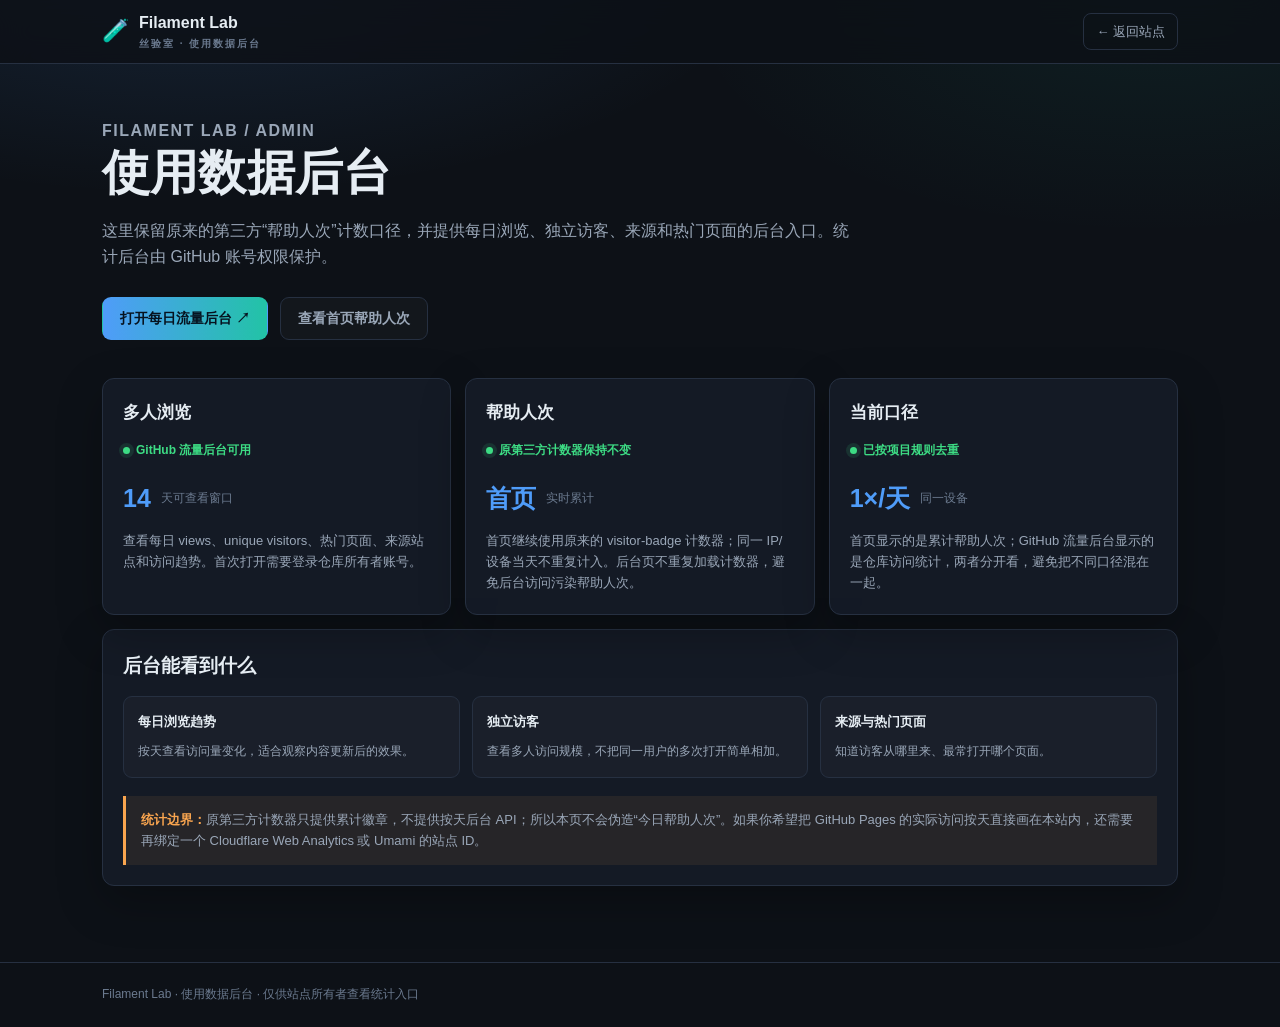
<file: admin.html>
<!doctype html>
<html lang="zh-CN">
<head>
  <meta charset="UTF-8">
  <meta name="viewport" content="width=device-width, initial-scale=1.0">
  <title>Filament Lab · 使用数据后台</title>
  <meta name="description" content="Filament Lab 使用数据后台入口">
  <style>
    :root{--bg:#0d1117;--panel:#161d29;--panel2:#111823;--border:#263041;--text:#e6edf3;--dim:#9aa7b8;--faint:#6b7a8f;--blue:#4f9cf9;--teal:#22c3a6;--orange:#f9a54f;--ok:#3ddc84;--shadow:0 16px 45px rgba(0,0,0,.26);--font:"PingFang SC","Hiragino Sans GB","Microsoft YaHei",-apple-system,"Segoe UI",sans-serif}
    *{box-sizing:border-box}html,body{margin:0;min-height:100%;background:var(--bg);color:var(--text);font-family:var(--font);line-height:1.65}body{background:radial-gradient(900px 380px at 15% -5%,rgba(79,156,249,.14),transparent 65%),radial-gradient(720px 360px at 90% 0,rgba(34,195,166,.08),transparent 65%),var(--bg)}a{color:inherit;text-decoration:none}.wrap{max-width:1120px;margin:0 auto;padding:0 22px}.topbar{height:64px;border-bottom:1px solid var(--border);background:rgba(13,17,23,.82);backdrop-filter:blur(14px);display:flex;align-items:center}.topbar .wrap{width:100%;display:flex;align-items:center;justify-content:space-between;gap:18px}.brand{display:flex;align-items:center;gap:10px;font-weight:800}.brand-mark{font-size:22px}.brand small{display:block;color:var(--faint);font-size:10px;letter-spacing:2px;font-weight:600}.back{color:var(--dim);font-size:13px;border:1px solid var(--border);padding:7px 12px;border-radius:8px}.back:hover{border-color:var(--blue);color:var(--text)}main{padding:54px 0 76px}.eyebrow{color:var(--teal);font-size:12px;letter-spacing:1.5px;font-weight:800;text-transform:uppercase;margin:0 0 10px}.hero{max-width:780px}.hero h1{font-size:clamp(30px,5vw,48px);line-height:1.2;margin:0 0 16px;letter-spacing:.2px}.hero p{color:var(--dim);font-size:16px;margin:0;max-width:760px}.actions{display:flex;flex-wrap:wrap;gap:12px;margin-top:26px}.btn{display:inline-flex;align-items:center;justify-content:center;min-height:42px;padding:9px 17px;border-radius:9px;font-size:14px;font-weight:800;border:1px solid var(--border)}.btn-primary{border-color:transparent;background:linear-gradient(90deg,var(--blue),var(--teal));color:#06121f}.btn-secondary{color:var(--dim);background:rgba(255,255,255,.025)}.btn:hover{transform:translateY(-1px);text-decoration:none}.grid{display:grid;grid-template-columns:repeat(3,minmax(0,1fr));gap:14px;margin-top:38px}.panel{background:rgba(22,29,41,.78);border:1px solid var(--border);border-radius:12px;padding:20px;box-shadow:var(--shadow)}.panel h2{font-size:17px;margin:0 0 9px}.panel p{font-size:13px;color:var(--dim);margin:0}.metric{display:flex;align-items:center;gap:10px;margin:16px 0 10px}.metric strong{font-size:25px;color:var(--blue);font-variant-numeric:tabular-nums}.metric .unit{font-size:12px;color:var(--faint)}.status{display:inline-flex;align-items:center;gap:6px;color:var(--ok);font-size:12px;font-weight:700}.status:before{content:"";width:7px;height:7px;border-radius:50%;background:var(--ok);box-shadow:0 0 0 4px rgba(61,220,132,.12)}.wide{margin-top:14px}.wide h2{font-size:19px}.list{display:grid;grid-template-columns:repeat(3,minmax(0,1fr));gap:12px;margin-top:15px}.list-item{padding:14px;border:1px solid var(--border);border-radius:9px;background:rgba(255,255,255,.025)}.list-item b{display:block;font-size:13px;margin-bottom:4px}.list-item span{font-size:12px;color:var(--dim)}.notice{border-left:3px solid var(--orange);background:rgba(249,165,79,.08);padding:13px 15px;margin-top:18px;color:var(--dim);font-size:13px}.notice b{color:var(--orange)}footer{border-top:1px solid var(--border);padding:22px 0;color:var(--faint);font-size:12px}@media(max-width:760px){main{padding-top:38px}.grid,.list{grid-template-columns:1fr}.hero p{font-size:14px}.topbar{height:58px}.back{font-size:12px;padding:6px 9px}}
  </style>
</head>
<body>
  <header class="topbar">
    <div class="wrap">
      <a class="brand" href="index.html"><span class="brand-mark">🧪</span><span>Filament Lab<small>丝验室 · 使用数据后台</small></span></a>
      <a class="back" href="index.html">← 返回站点</a>
    </div>
  </header>
  <main>
    <div class="wrap">
      <section class="hero">
        <p class="eyebrow">Filament Lab / Admin</p>
        <h1>使用数据后台</h1>
        <p>这里保留原来的第三方“帮助人次”计数口径，并提供每日浏览、独立访客、来源和热门页面的后台入口。统计后台由 GitHub 账号权限保护。</p>
        <div class="actions">
          <a class="btn btn-primary" href="https://github.com/Shu0412/filament-compare/graphs/traffic" target="_blank" rel="noopener">打开每日流量后台 ↗</a>
          <a class="btn btn-secondary" href="index.html">查看首页帮助人次</a>
        </div>
      </section>

      <section class="grid" aria-label="统计入口">
        <article class="panel">
          <h2>多人浏览</h2>
          <span class="status">GitHub 流量后台可用</span>
          <div class="metric"><strong>14</strong><span class="unit">天可查看窗口</span></div>
          <p>查看每日 views、unique visitors、热门页面、来源站点和访问趋势。首次打开需要登录仓库所有者账号。</p>
        </article>
        <article class="panel">
          <h2>帮助人次</h2>
          <span class="status">原第三方计数器保持不变</span>
          <div class="metric"><strong>首页</strong><span class="unit">实时累计</span></div>
          <p>首页继续使用原来的 visitor-badge 计数器；同一 IP/设备当天不重复计入。后台页不重复加载计数器，避免后台访问污染帮助人次。</p>
        </article>
        <article class="panel">
          <h2>当前口径</h2>
          <span class="status">已按项目规则去重</span>
          <div class="metric"><strong>1×/天</strong><span class="unit">同一设备</span></div>
          <p>首页显示的是累计帮助人次；GitHub 流量后台显示的是仓库访问统计，两者分开看，避免把不同口径混在一起。</p>
        </article>
      </section>

      <section class="panel wide">
        <h2>后台能看到什么</h2>
        <div class="list">
          <div class="list-item"><b>每日浏览趋势</b><span>按天查看访问量变化，适合观察内容更新后的效果。</span></div>
          <div class="list-item"><b>独立访客</b><span>查看多人访问规模，不把同一用户的多次打开简单相加。</span></div>
          <div class="list-item"><b>来源与热门页面</b><span>知道访客从哪里来、最常打开哪个页面。</span></div>
        </div>
        <div class="notice"><b>统计边界：</b>原第三方计数器只提供累计徽章，不提供按天后台 API；所以本页不会伪造“今日帮助人次”。如果你希望把 GitHub Pages 的实际访问按天直接画在本站内，还需要再绑定一个 Cloudflare Web Analytics 或 Umami 的站点 ID。</div>
      </section>
    </div>
  </main>
  <footer><div class="wrap">Filament Lab · 使用数据后台 · 仅供站点所有者查看统计入口</div></footer>
</body>
</html>
</file>
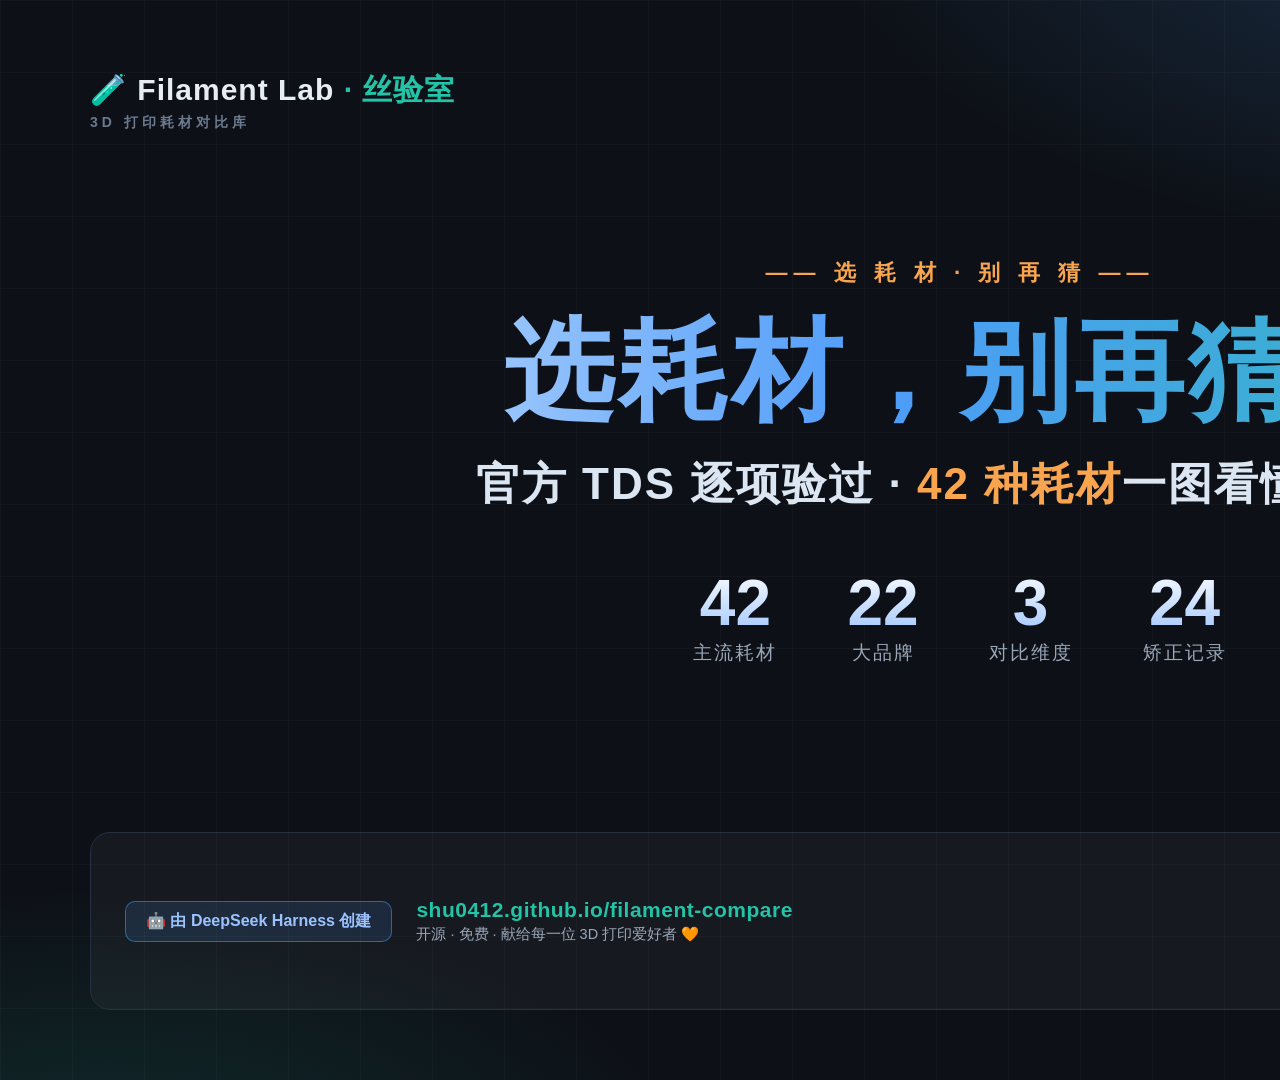
<file: share/poster-16x9-v2.html>
<!DOCTYPE html>
<html lang="zh-CN">
<head>
<meta charset="UTF-8">
<title>Filament Lab 宣传图 · 大标题风 16:9</title>
<style>
  * { margin:0; padding:0; box-sizing:border-box; }
  body { background:#0d1117; font-family:"PingFang SC","Hiragino Sans GB","Microsoft YaHei",sans-serif; color:#e6edf3; }
  .poster { width:1920px; height:1080px; position:relative; overflow:hidden;
    background:
      radial-gradient(1200px 600px at 80% -10%, rgba(79,156,249,.22), transparent 60%),
      radial-gradient(1000px 500px at 5% 110%, rgba(34,195,166,.15), transparent 60%),
      #0d1117; }
  .grid-bg { position:absolute; inset:0; opacity:.5;
    background-image:linear-gradient(rgba(255,255,255,.05) 1px, transparent 1px),
                     linear-gradient(90deg, rgba(255,255,255,.05) 1px, transparent 1px);
    background-size:72px 72px; }
  .content { position:relative; padding:70px 90px; height:100%; display:flex; flex-direction:column; }

  .top { display:flex; justify-content:space-between; align-items:center; }
  .brand { font-size:30px; font-weight:800; letter-spacing:1px; }
  .brand span { color:#22c3a6; }
  .brand small { display:block; font-size:14px; color:#6b7a8f; font-weight:600; letter-spacing:4px; margin-top:3px; }
  .top-tag { font-size:16px; color:#9cc3ff; background:rgba(79,156,249,.12); border:1.5px solid rgba(79,156,249,.45);
    padding:9px 22px; border-radius:999px; font-weight:600; }

  .hero { flex:1; display:flex; flex-direction:column; justify-content:center; text-align:center; }
  .hero .kicker { font-size:22px; color:#f9a54f; letter-spacing:6px; font-weight:700; margin-bottom:18px; }
  .hero h1 { font-size:110px; font-weight:900; letter-spacing:4px; line-height:1.18;
    background:linear-gradient(90deg,#e8f1ff,#4f9cf9 45%,#22c3a6); -webkit-background-clip:text; background-clip:text; color:transparent; }
  .hero h2 { font-size:44px; font-weight:800; margin-top:20px; letter-spacing:2px; color:#dbe6f2; }
  .hero h2 b { color:#f9a54f; }

  .stats { display:flex; justify-content:center; gap:70px; margin-top:52px; }
  .stat { text-align:center; }
  .stat b { display:block; font-size:64px; font-weight:900;
    background:linear-gradient(180deg,#fff,#9cc3ff); -webkit-background-clip:text; background-clip:text; color:transparent; }
  .stat span { font-size:19px; color:#9aa7b8; letter-spacing:2px; }

  .footer { margin-top:40px; display:flex; justify-content:space-between; align-items:center; gap:34px;
    background:rgba(255,255,255,.035); border:1px solid #263041; border-radius:20px; padding:24px 34px; }
  .f-left { display:flex; align-items:center; gap:24px; }
  .dh { font-size:16px; color:#9cc3ff; background:rgba(79,156,249,.13); border:1px solid rgba(79,156,249,.5);
    padding:9px 20px; border-radius:10px; font-weight:700; white-space:nowrap; }
  .f-url { font-size:21px; color:#22c3a6; font-weight:800; letter-spacing:.5px; }
  .f-note { font-size:14.5px; color:#9aa7b8; margin-top:3px; }
  .f-right { display:flex; align-items:center; gap:20px; }
  .qr { width:128px; height:128px; background:#fff; border-radius:14px; padding:7px; }
  .qr img { width:100%; height:100%; display:block; }
  .qr-tip { font-size:13px; color:#6b7a8f; line-height:1.6; text-align:center; }
</style>
</head>
<body>
<div class="poster">
  <div class="grid-bg"></div>
  <div class="content">
    <div class="top">
      <div class="brand">🧪 Filament Lab <span>· 丝验室</span><small>3D 打印耗材对比库</small></div>
      <div class="top-tag">🧡 内容创建：舒舒 · 基于 DeepSeek Harness 构建</div>
    </div>

    <div class="hero">
      <div class="kicker">—— 选 耗 材 · 别 再 猜 ——</div>
      <h1>选耗材，别再猜了</h1>
      <h2>官方 TDS 逐项验过 · <b>42 种耗材</b>一图看懂怎么选</h2>
      <div class="stats">
        <div class="stat"><b>42</b><span>主流耗材</span></div>
        <div class="stat"><b>22</b><span>大品牌</span></div>
        <div class="stat"><b>3</b><span>对比维度</span></div>
        <div class="stat"><b>24</b><span>矫正记录</span></div>
      </div>
    </div>

    <div class="footer">
      <div class="f-left">
        <div class="dh">🤖 由 DeepSeek Harness 创建</div>
        <div>
          <div class="f-url">shu0412.github.io/filament-compare</div>
          <div class="f-note">开源 · 免费 · 献给每一位 3D 打印爱好者 🧡</div>
        </div>
      </div>
      <div class="f-right">
        <div class="qr-tip">扫码<br>直达对比库</div>
        <div class="qr"><img src="[data-uri]" alt="QR"></div>
      </div>
    </div>
  </div>
</div>
</body>
</html>
</file>
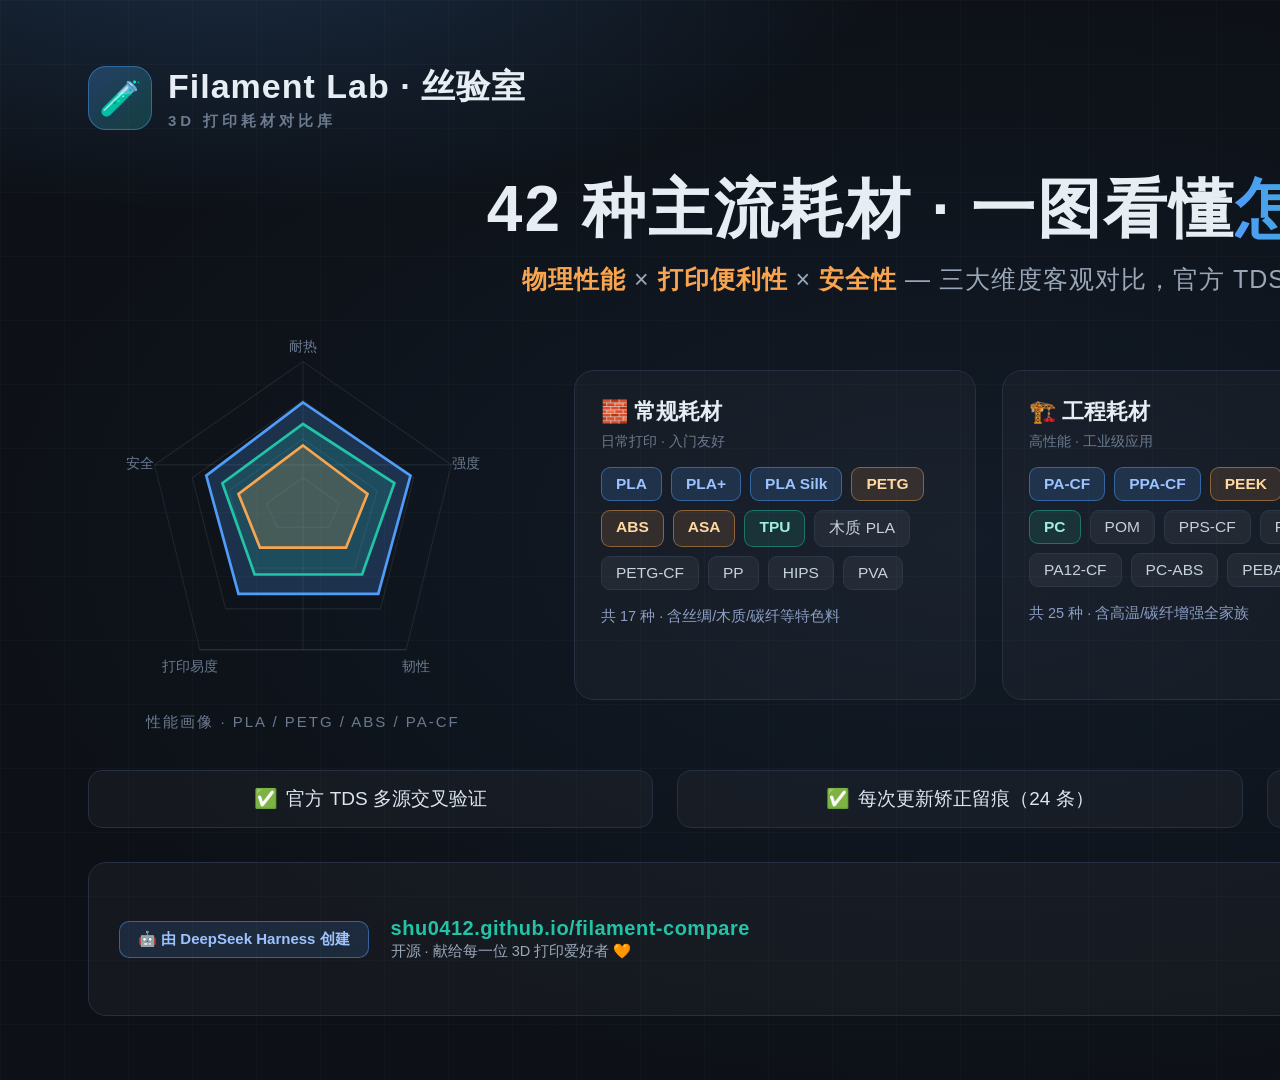
<file: share/poster-16x9.html>
<!DOCTYPE html>
<html lang="zh-CN">
<head>
<meta charset="UTF-8">
<title>Filament Lab · 丝验室 宣传图 16:9</title>
<style>
  * { margin:0; padding:0; box-sizing:border-box; }
  body { background:#0d1117; font-family:"PingFang SC","Hiragino Sans GB","Microsoft YaHei",sans-serif; color:#e6edf3; }
  .poster { width:1920px; height:1080px; position:relative; overflow:hidden;
    background:
      radial-gradient(1100px 480px at 12% -8%, rgba(79,156,249,.20), transparent 62%),
      radial-gradient(900px 420px at 92% 108%, rgba(34,195,166,.14), transparent 60%),
      radial-gradient(700px 380px at 85% -10%, rgba(249,165,79,.10), transparent 55%),
      #0d1117;
  }
  .grid-bg { position:absolute; inset:0; opacity:.55;
    background-image:linear-gradient(rgba(255,255,255,.045) 1px, transparent 1px),
                     linear-gradient(90deg, rgba(255,255,255,.045) 1px, transparent 1px);
    background-size:64px 64px; }
  .glow { position:absolute; inset:0;
    background:radial-gradient(1400px 800px at 50% 50%, rgba(79,156,249,.07), transparent 70%); }
  .content { position:relative; padding:64px 88px; height:100%; display:flex; flex-direction:column; }

  .topbar { display:flex; justify-content:space-between; align-items:center; }
  .logo { display:flex; align-items:center; gap:16px; }
  .logo-icon { width:64px; height:64px; border-radius:18px; display:flex; align-items:center; justify-content:center;
    font-size:34px; background:linear-gradient(135deg, rgba(79,156,249,.28), rgba(34,195,166,.22));
    border:1px solid rgba(79,156,249,.45); }
  .logo h1 { font-size:34px; letter-spacing:1px; }
  .logo h1 small { display:block; font-size:15px; color:#6b7a8f; letter-spacing:4px; font-weight:600; margin-top:2px; }
  .badge { font-size:16px; color:#22c3a6; border:1.5px solid rgba(34,195,166,.5); background:rgba(34,195,166,.09);
    padding:9px 22px; border-radius:999px; font-weight:600; letter-spacing:1px; }

  .hero { margin-top:38px; text-align:center; }
  .hero h2 { font-size:64px; font-weight:800; letter-spacing:2px; line-height:1.25; }
  .hero h2 .g { background:linear-gradient(90deg,#4f9cf9,#22c3a6); -webkit-background-clip:text; background-clip:text; color:transparent; }
  .hero p { margin-top:14px; font-size:25px; color:#9aa7b8; letter-spacing:1px; }
  .hero p b { color:#f9a54f; font-weight:700; }

  .mid { flex:1; display:flex; gap:56px; align-items:center; margin-top:34px; min-height:0; }
  .radar-wrap { width:430px; flex-shrink:0; display:flex; flex-direction:column; align-items:center; gap:10px; }
  .radar-wrap svg { width:100%; }
  .radar-cap { font-size:15px; color:#6b7a8f; letter-spacing:2px; }
  .cols { flex:1; display:grid; grid-template-columns:1fr 1fr 1fr; gap:26px; }
  .col { background:rgba(255,255,255,.028); border:1px solid #263041; border-radius:20px; padding:26px 26px 22px; }
  .col h3 { font-size:22px; margin-bottom:6px; }
  .col .sub { font-size:14px; color:#6b7a8f; margin-bottom:16px; }
  .chip-row { display:flex; flex-wrap:wrap; gap:9px; }
  .chip { font-size:15.5px; padding:7px 14px; border-radius:9px; background:rgba(255,255,255,.05); border:1px solid #2c3748; color:#c6d2e0; }
  .chip.hl { background:rgba(79,156,249,.16); border-color:rgba(79,156,249,.5); color:#9cc3ff; font-weight:600; }
  .chip.hl2 { background:rgba(249,165,79,.12); border-color:rgba(249,165,79,.45); color:#ffd9a3; font-weight:600; }
  .chip.hl3 { background:rgba(34,195,166,.12); border-color:rgba(34,195,166,.45); color:#9df0dd; font-weight:600; }
  .brand-line { margin-top:14px; font-size:14.5px; color:#8b9dc3; line-height:1.7; }

  .points { display:flex; gap:24px; margin-top:30px; }
  .point { flex:1; text-align:center; font-size:19px; color:#dbe6f2; background:rgba(255,255,255,.03);
    border:1px solid #263041; border-radius:14px; padding:15px 10px; }
  .point b { color:#3ddc84; margin-right:8px; }

  .footer { margin-top:34px; display:flex; justify-content:space-between; align-items:center;
    background:rgba(255,255,255,.03); border:1px solid #263041; border-radius:18px; padding:20px 30px; }
  .footer-left { display:flex; align-items:center; gap:22px; }
  .dh-badge { font-size:15px; padding:8px 18px; border-radius:10px; background:rgba(79,156,249,.14);
    border:1px solid rgba(79,156,249,.5); color:#9cc3ff; font-weight:600; white-space:nowrap; }
  .footer-text { font-size:18px; }
  .footer-text .url { color:#22c3a6; font-weight:700; letter-spacing:.5px; font-size:20px; }
  .footer-text .open { color:#9aa7b8; font-size:14.5px; margin-top:2px; }
  .qr { width:112px; height:112px; background:#fff; border-radius:12px; padding:6px; }
  .qr img { width:100%; height:100%; display:block; }
</style>
</head>
<body>
<div class="poster">
  <div class="grid-bg"></div>
  <div class="glow"></div>
  <div class="content">
    <div class="topbar">
      <div class="logo">
        <div class="logo-icon">🧪</div>
        <h1>Filament Lab · 丝验室<small>3D 打印耗材对比库</small></h1>
      </div>
      <div class="badge">📊 数据多源交叉验证 · 持续矫正</div>
    </div>

    <div class="hero">
      <h2>42 种主流耗材 · 一图看懂<span class="g">怎么选</span></h2>
      <p><b>物理性能</b> × <b>打印便利性</b> × <b>安全性</b> — 三大维度客观对比，官方 TDS 逐项核验</p>
    </div>

    <div class="mid">
      <div class="radar-wrap">
        <svg viewBox="0 0 400 340">
          <g fill="none" stroke="rgba(255,255,255,.08)">
            <polygon points="200,22 338,118 296,290 104,290 62,118"/>
            <polygon points="200,58 303,130 272,252 128,252 97,130"/>
            <polygon points="200,94 269,142 248,214 152,214 131,142"/>
            <polygon points="200,130 234,154 224,176 176,176 166,154"/>
            <line x1="200" y1="22" x2="200" y2="290"/><line x1="62" y1="118" x2="338" y2="118"/>
            <line x1="104" y1="290" x2="296" y2="290"/>
          </g>
          <polygon points="200,60 300,128 270,238 140,238 110,128" fill="rgba(79,156,249,.22)" stroke="#4f9cf9" stroke-width="2.5"/>
          <polygon points="200,80 285,135 255,220 155,220 125,135" fill="rgba(34,195,166,.18)" stroke="#22c3a6" stroke-width="2.5"/>
          <polygon points="200,100 260,145 240,195 160,195 140,145" fill="rgba(249,165,79,.18)" stroke="#f9a54f" stroke-width="2.5"/>
          <g font-size="13" fill="#6b7a8f" text-anchor="middle">
            <text x="200" y="12">耐热</text><text x="352" y="121">强度</text><text x="305" y="310">韧性</text>
            <text x="95" y="310">打印易度</text><text x="48" y="121">安全</text>
          </g>
        </svg>
        <div class="radar-cap">性能画像 · PLA / PETG / ABS / PA-CF</div>
      </div>

      <div class="cols">
        <div class="col">
          <h3>🧱 常规耗材</h3>
          <div class="sub">日常打印 · 入门友好</div>
          <div class="chip-row">
            <span class="chip hl">PLA</span><span class="chip hl">PLA+</span><span class="chip hl">PLA Silk</span>
            <span class="chip hl2">PETG</span><span class="chip hl2">ABS</span><span class="chip hl2">ASA</span>
            <span class="chip hl3">TPU</span><span class="chip">木质 PLA</span><span class="chip">PETG-CF</span>
            <span class="chip">PP</span><span class="chip">HIPS</span><span class="chip">PVA</span>
          </div>
          <div class="brand-line">共 17 种 · 含丝绸/木质/碳纤等特色料</div>
        </div>
        <div class="col">
          <h3>🏗️ 工程耗材</h3>
          <div class="sub">高性能 · 工业级应用</div>
          <div class="chip-row">
            <span class="chip hl">PA-CF</span><span class="chip hl">PPA-CF</span><span class="chip hl2">PEEK</span>
            <span class="chip hl2">PEI</span><span class="chip hl3">PC</span><span class="chip">POM</span>
            <span class="chip">PPS-CF</span><span class="chip">PET-CF</span><span class="chip">PA12-CF</span>
            <span class="chip">PC-ABS</span><span class="chip">PEBA</span>
          </div>
          <div class="brand-line">共 25 种 · 含高温/碳纤增强全家族</div>
        </div>
        <div class="col">
          <h3>🏷️ 10 大主流品牌</h3>
          <div class="sub">官方产品线收录</div>
          <div class="chip-row">
            <span class="chip hl">拓竹</span><span class="chip">Polymaker</span><span class="chip">eSUN</span>
            <span class="chip">三绿 SUNLU</span><span class="chip">Kexcelled</span><span class="chip">Prusament</span>
            <span class="chip">创想三维</span><span class="chip">纵维立方</span><span class="chip">Overture</span>
            <span class="chip">3DXTech</span>
          </div>
          <div class="brand-line">型号逐一经官方渠道核实 · 支持雷达/条形图对比</div>
        </div>
      </div>
    </div>

    <div class="points">
      <div class="point"><b>✅</b>官方 TDS 多源交叉验证</div>
      <div class="point"><b>✅</b>每次更新矫正留痕（24 条）</div>
      <div class="point"><b>✅</b>在线对比工具 · 永久免费</div>
    </div>

    <div class="footer">
      <div class="footer-left">
        <div class="dh-badge">🤖 由 DeepSeek Harness 创建</div>
        <div class="footer-text">
          <div class="url">shu0412.github.io/filament-compare</div>
          <div class="open">开源 · 献给每一位 3D 打印爱好者 🧡</div>
        </div>
      </div>
      <div class="qr"><img src="[data-uri]" alt="QR"></div>
    </div>
  </div>
</div>
</body>
</html>
</file>
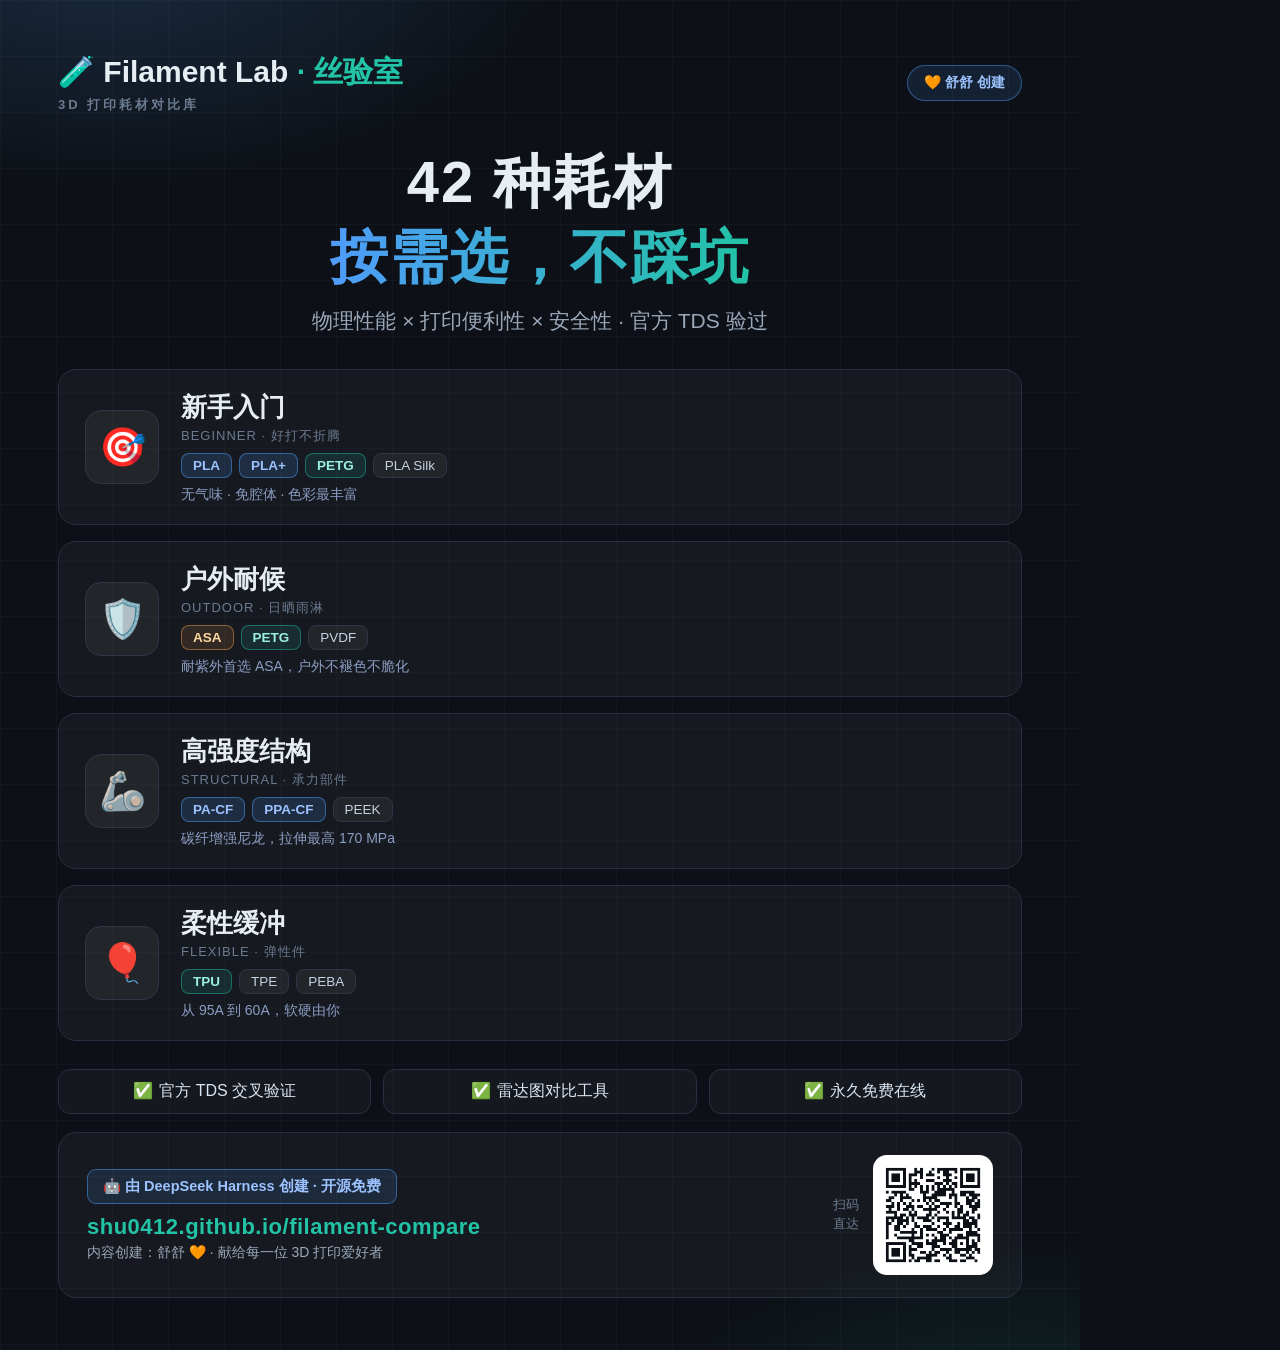
<file: share/poster-45-v2.html>
<!DOCTYPE html>
<html lang="zh-CN">
<head>
<meta charset="UTF-8">
<title>Filament Lab 宣传图 · 卡片风 4:5</title>
<style>
  * { margin:0; padding:0; box-sizing:border-box; }
  body { background:#0d1117; font-family:"PingFang SC","Hiragino Sans GB","Microsoft YaHei",sans-serif; color:#e6edf3; }
  .poster { width:1080px; height:1350px; position:relative; overflow:hidden;
    background:
      radial-gradient(760px 420px at 10% -5%, rgba(79,156,249,.20), transparent 60%),
      radial-gradient(700px 400px at 95% 110%, rgba(34,195,166,.14), transparent 60%),
      #0d1117; }
  .grid-bg { position:absolute; inset:0; opacity:.5;
    background-image:linear-gradient(rgba(255,255,255,.05) 1px, transparent 1px),
                     linear-gradient(90deg, rgba(255,255,255,.05) 1px, transparent 1px);
    background-size:56px 56px; }
  .content { position:relative; padding:52px 58px; height:100%; display:flex; flex-direction:column; }

  .top { display:flex; justify-content:space-between; align-items:center; }
  .brand { font-size:30px; font-weight:800; }
  .brand span { color:#22c3a6; }
  .brand small { display:block; font-size:13px; color:#6b7a8f; font-weight:600; letter-spacing:3px; margin-top:3px; }
  .top-tag { font-size:14px; color:#9cc3ff; background:rgba(79,156,249,.12); border:1.5px solid rgba(79,156,249,.45);
    padding:8px 16px; border-radius:999px; font-weight:600; }

  .hero { margin-top:30px; text-align:center; }
  .hero h1 { font-size:58px; font-weight:900; letter-spacing:2px; line-height:1.3; }
  .hero h1 .g { background:linear-gradient(90deg,#4f9cf9,#22c3a6); -webkit-background-clip:text; background-clip:text; color:transparent; }
  .hero p { margin-top:12px; font-size:21px; color:#9aa7b8; }

  .cards { margin-top:34px; display:flex; flex-direction:column; gap:16px; }
  .card { background:rgba(255,255,255,.035); border:1px solid #263041; border-radius:18px; padding:20px 26px; display:flex; align-items:center; gap:22px; }
  .card-icon { width:74px; height:74px; border-radius:16px; display:flex; align-items:center; justify-content:center;
    font-size:38px; background:rgba(255,255,255,.05); border:1px solid #2c3748; flex-shrink:0; }
  .card-body { flex:1; }
  .card-body h3 { font-size:26px; font-weight:800; }
  .card-body .en { font-size:13px; color:#6b7a8f; letter-spacing:1px; margin:2px 0 8px; }
  .card-chips { display:flex; flex-wrap:wrap; gap:7px; }
  .cchip { font-size:13.5px; padding:4px 11px; border-radius:8px; background:rgba(255,255,255,.05); border:1px solid #2c3748; color:#c6d2e0; }
  .cchip.b { background:rgba(79,156,249,.16); border-color:rgba(79,156,249,.5); color:#9cc3ff; font-weight:600; }
  .cchip.o { background:rgba(249,165,79,.12); border-color:rgba(249,165,79,.45); color:#ffd9a3; font-weight:600; }
  .cchip.g { background:rgba(34,195,166,.12); border-color:rgba(34,195,166,.45); color:#9df0dd; font-weight:600; }
  .card-note { font-size:14px; color:#8b9dc3; margin-top:8px; }

  .points { display:flex; gap:12px; margin-top:28px; }
  .pt { flex:1; text-align:center; font-size:16px; color:#dbe6f2; background:rgba(255,255,255,.03);
    border:1px solid #263041; border-radius:12px; padding:11px 6px; }
  .pt b { color:#3ddc84; margin-right:6px; }

  .footer { margin-top:auto; background:rgba(255,255,255,.04); border:1px solid #263041; border-radius:18px;
    padding:22px 28px; display:flex; align-items:center; justify-content:space-between; gap:24px; }
  .f-left { flex:1; }
  .dh { display:inline-block; font-size:14.5px; color:#9cc3ff; background:rgba(79,156,249,.13);
    border:1px solid rgba(79,156,249,.5); padding:7px 15px; border-radius:9px; font-weight:700; margin-bottom:10px; }
  .f-url { font-size:22px; color:#22c3a6; font-weight:800; letter-spacing:.5px; word-break:break-all; }
  .f-note { font-size:14px; color:#9aa7b8; margin-top:4px; }
  .f-right { display:flex; align-items:center; gap:14px; flex-shrink:0; }
  .qr-tip { font-size:12.5px; color:#6b7a8f; text-align:center; line-height:1.55; }
  .qr { width:120px; height:120px; background:#fff; border-radius:14px; padding:7px; }
  .qr img { width:100%; height:100%; display:block; }
</style>
</head>
<body>
<div class="poster">
  <div class="grid-bg"></div>
  <div class="content">
    <div class="top">
      <div class="brand">🧪 Filament Lab <span>· 丝验室</span><small>3D 打印耗材对比库</small></div>
      <div class="top-tag">🧡 舒舒 创建</div>
    </div>

    <div class="hero">
      <h1>42 种耗材<br><span class="g">按需选，不踩坑</span></h1>
      <p>物理性能 × 打印便利性 × 安全性 · 官方 TDS 验过</p>
    </div>

    <div class="cards">
      <div class="card">
        <div class="card-icon">🎯</div>
        <div class="card-body">
          <h3>新手入门</h3>
          <div class="en">BEGINNER · 好打不折腾</div>
          <div class="card-chips"><span class="cchip b">PLA</span><span class="cchip b">PLA+</span><span class="cchip g">PETG</span><span class="cchip">PLA Silk</span></div>
          <div class="card-note">无气味 · 免腔体 · 色彩最丰富</div>
        </div>
      </div>
      <div class="card">
        <div class="card-icon">🛡️</div>
        <div class="card-body">
          <h3>户外耐候</h3>
          <div class="en">OUTDOOR · 日晒雨淋</div>
          <div class="card-chips"><span class="cchip o">ASA</span><span class="cchip g">PETG</span><span class="cchip">PVDF</span></div>
          <div class="card-note">耐紫外首选 ASA，户外不褪色不脆化</div>
        </div>
      </div>
      <div class="card">
        <div class="card-icon">🦾</div>
        <div class="card-body">
          <h3>高强度结构</h3>
          <div class="en">STRUCTURAL · 承力部件</div>
          <div class="card-chips"><span class="cchip b">PA-CF</span><span class="cchip b">PPA-CF</span><span class="cchip">PEEK</span></div>
          <div class="card-note">碳纤增强尼龙，拉伸最高 170 MPa</div>
        </div>
      </div>
      <div class="card">
        <div class="card-icon">🎈</div>
        <div class="card-body">
          <h3>柔性缓冲</h3>
          <div class="en">FLEXIBLE · 弹性件</div>
          <div class="card-chips"><span class="cchip g">TPU</span><span class="cchip">TPE</span><span class="cchip">PEBA</span></div>
          <div class="card-note">从 95A 到 60A，软硬由你</div>
        </div>
      </div>
    </div>

    <div class="points">
      <div class="pt"><b>✅</b>官方 TDS 交叉验证</div>
      <div class="pt"><b>✅</b>雷达图对比工具</div>
      <div class="pt"><b>✅</b>永久免费在线</div>
    </div>

    <div class="footer">
      <div class="f-left">
        <div class="dh">🤖 由 DeepSeek Harness 创建 · 开源免费</div>
        <div class="f-url">shu0412.github.io/filament-compare</div>
        <div class="f-note">内容创建：舒舒 🧡 · 献给每一位 3D 打印爱好者</div>
      </div>
      <div class="f-right">
        <div class="qr-tip">扫码<br>直达</div>
        <div class="qr"><img src="[data-uri]" alt="QR"></div>
      </div>
    </div>
  </div>
</div>
</body>
</html>
</file>
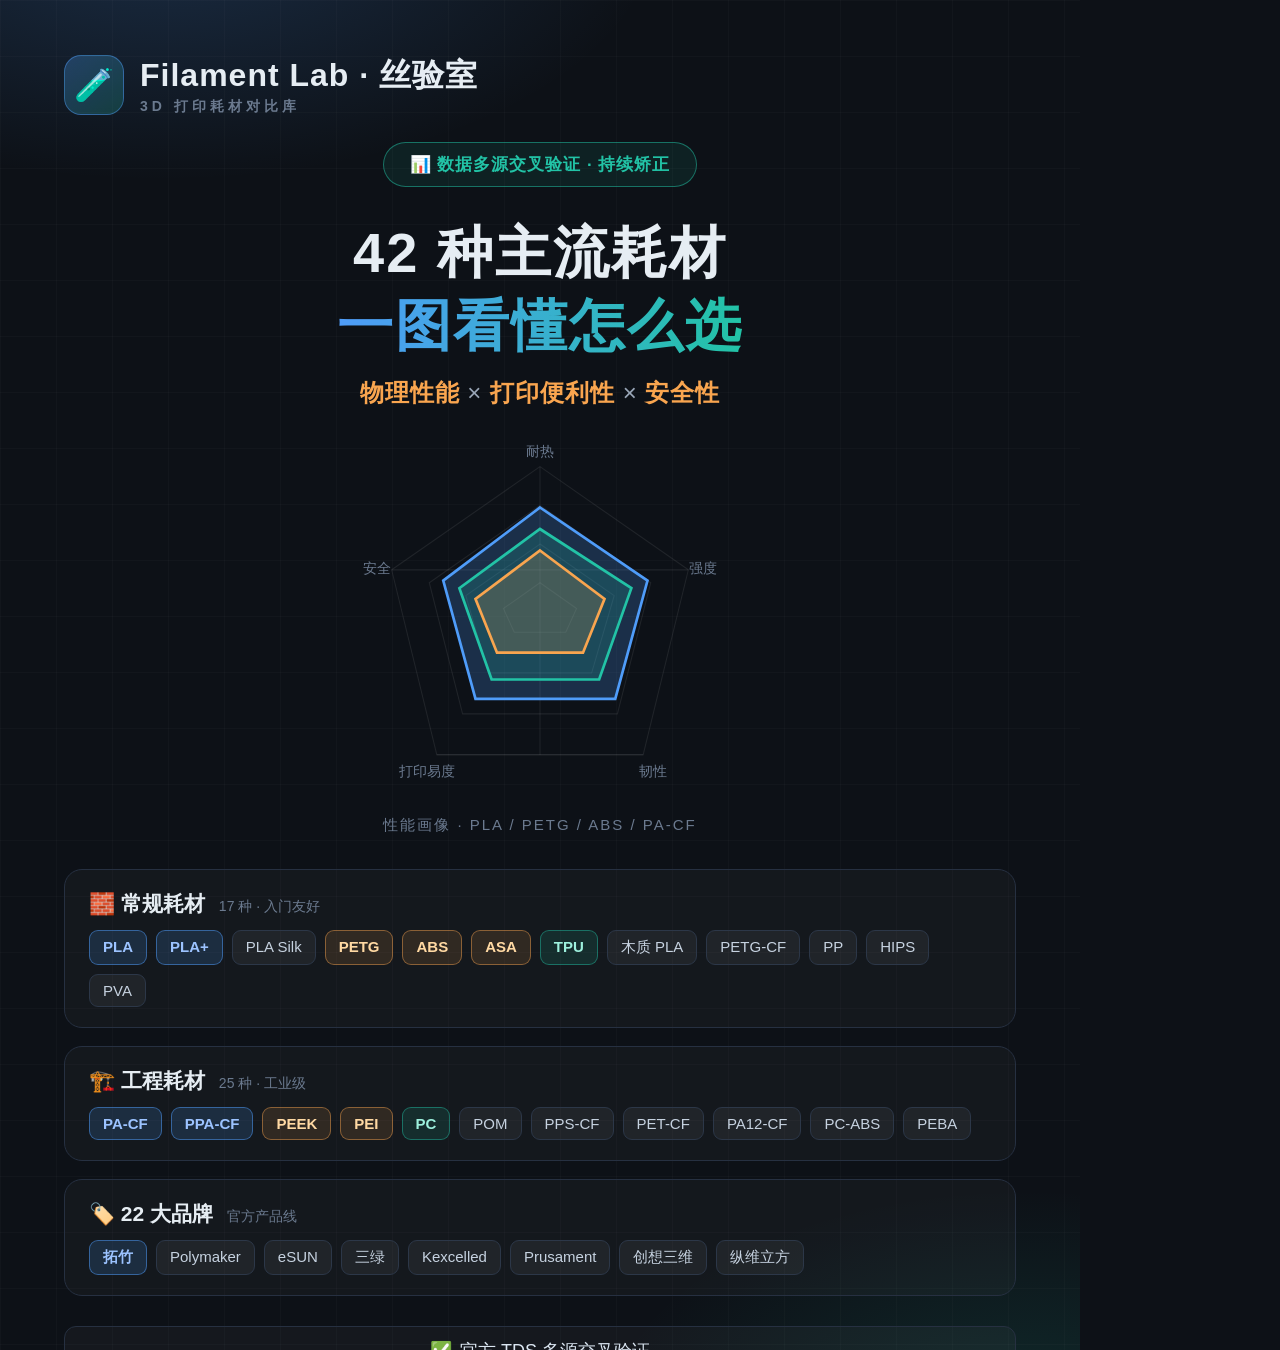
<file: share/poster-45.html>
<!DOCTYPE html>
<html lang="zh-CN">
<head>
<meta charset="UTF-8">
<title>Filament Lab · 丝验室 宣传图 4:5</title>
<style>
  * { margin:0; padding:0; box-sizing:border-box; }
  body { background:#0d1117; font-family:"PingFang SC","Hiragino Sans GB","Microsoft YaHei",sans-serif; color:#e6edf3; }
  .poster { width:1080px; height:1350px; position:relative; overflow:hidden;
    background:
      radial-gradient(800px 400px at 15% -5%, rgba(79,156,249,.20), transparent 62%),
      radial-gradient(700px 380px at 95% 105%, rgba(34,195,166,.14), transparent 60%),
      #0d1117;
  }
  .grid-bg { position:absolute; inset:0; opacity:.5;
    background-image:linear-gradient(rgba(255,255,255,.045) 1px, transparent 1px),
                     linear-gradient(90deg, rgba(255,255,255,.045) 1px, transparent 1px);
    background-size:56px 56px; }
  .content { position:relative; padding:54px 64px; height:100%; display:flex; flex-direction:column; }

  .logo { display:flex; align-items:center; gap:16px; }
  .logo-icon { width:60px; height:60px; border-radius:17px; display:flex; align-items:center; justify-content:center;
    font-size:32px; background:linear-gradient(135deg, rgba(79,156,249,.28), rgba(34,195,166,.22));
    border:1px solid rgba(79,156,249,.45); }
  .logo h1 { font-size:32px; letter-spacing:1px; }
  .logo h1 small { display:block; font-size:14px; color:#6b7a8f; letter-spacing:4px; font-weight:600; }
  .badge { margin:26px auto 0; text-align:center; font-size:17px; color:#22c3a6; border:1.5px solid rgba(34,195,166,.5);
    background:rgba(34,195,166,.09); padding:10px 26px; border-radius:999px; font-weight:600; letter-spacing:1px; width:fit-content; }

  .hero { margin-top:30px; text-align:center; }
  .hero h2 { font-size:56px; font-weight:800; letter-spacing:2px; line-height:1.3; }
  .hero h2 .g { background:linear-gradient(90deg,#4f9cf9,#22c3a6); -webkit-background-clip:text; background-clip:text; color:transparent; }
  .hero p { margin-top:14px; font-size:24px; color:#9aa7b8; letter-spacing:1px; }
  .hero p b { color:#f9a54f; font-weight:700; }

  .radar-wrap { margin:34px auto 0; width:430px; display:flex; flex-direction:column; align-items:center; gap:8px; }
  .radar-cap { font-size:15px; color:#6b7a8f; letter-spacing:2px; }

  .cols { margin-top:34px; display:flex; flex-direction:column; gap:18px; }
  .col { background:rgba(255,255,255,.028); border:1px solid #263041; border-radius:18px; padding:20px 24px; }
  .col h3 { font-size:21px; display:inline-block; margin-right:14px; }
  .col .sub { display:inline-block; font-size:14px; color:#6b7a8f; }
  .chip-row { display:flex; flex-wrap:wrap; gap:9px; margin-top:12px; }
  .chip { font-size:15px; padding:7px 13px; border-radius:9px; background:rgba(255,255,255,.05); border:1px solid #2c3748; color:#c6d2e0; }
  .chip.hl { background:rgba(79,156,249,.16); border-color:rgba(79,156,249,.5); color:#9cc3ff; font-weight:600; }
  .chip.hl2 { background:rgba(249,165,79,.12); border-color:rgba(249,165,79,.45); color:#ffd9a3; font-weight:600; }
  .chip.hl3 { background:rgba(34,195,166,.12); border-color:rgba(34,195,166,.45); color:#9df0dd; font-weight:600; }

  .points { display:flex; flex-direction:column; gap:12px; margin-top:30px; }
  .point { text-align:center; font-size:18px; color:#dbe6f2; background:rgba(255,255,255,.03);
    border:1px solid #263041; border-radius:12px; padding:12px 10px; }
  .point b { color:#3ddc84; margin-right:8px; }

  .footer { margin-top:auto; background:rgba(255,255,255,.03); border:1px solid #263041; border-radius:16px;
    padding:20px 26px; display:flex; align-items:center; justify-content:space-between; gap:20px; }
  .dh-badge { font-size:15px; padding:8px 16px; border-radius:10px; background:rgba(79,156,249,.14);
    border:1px solid rgba(79,156,249,.5); color:#9cc3ff; font-weight:600; white-space:nowrap; }
  .footer-text .url { color:#22c3a6; font-weight:700; font-size:19px; letter-spacing:.3px; }
  .footer-text .open { color:#9aa7b8; font-size:14px; margin-top:2px; }
  .qr { width:104px; height:104px; background:#fff; border-radius:12px; padding:6px; flex-shrink:0; }
  .qr img { width:100%; height:100%; display:block; }
</style>
</head>
<body>
<div class="poster">
  <div class="grid-bg"></div>
  <div class="content">
    <div class="logo">
      <div class="logo-icon">🧪</div>
      <h1>Filament Lab · 丝验室<small>3D 打印耗材对比库</small></h1>
    </div>
    <div class="badge">📊 数据多源交叉验证 · 持续矫正</div>

    <div class="hero">
      <h2>42 种主流耗材<br><span class="g">一图看懂怎么选</span></h2>
      <p><b>物理性能</b> × <b>打印便利性</b> × <b>安全性</b></p>
    </div>

    <div class="radar-wrap">
      <svg viewBox="0 0 400 340">
        <g fill="none" stroke="rgba(255,255,255,.08)">
          <polygon points="200,22 338,118 296,290 104,290 62,118"/>
          <polygon points="200,58 303,130 272,252 128,252 97,130"/>
          <polygon points="200,94 269,142 248,214 152,214 131,142"/>
          <polygon points="200,130 234,154 224,176 176,176 166,154"/>
          <line x1="200" y1="22" x2="200" y2="290"/><line x1="62" y1="118" x2="338" y2="118"/>
          <line x1="104" y1="290" x2="296" y2="290"/>
        </g>
        <polygon points="200,60 300,128 270,238 140,238 110,128" fill="rgba(79,156,249,.22)" stroke="#4f9cf9" stroke-width="2.5"/>
        <polygon points="200,80 285,135 255,220 155,220 125,135" fill="rgba(34,195,166,.18)" stroke="#22c3a6" stroke-width="2.5"/>
        <polygon points="200,100 260,145 240,195 160,195 140,145" fill="rgba(249,165,79,.18)" stroke="#f9a54f" stroke-width="2.5"/>
        <g font-size="13" fill="#6b7a8f" text-anchor="middle">
          <text x="200" y="12">耐热</text><text x="352" y="121">强度</text><text x="305" y="310">韧性</text>
          <text x="95" y="310">打印易度</text><text x="48" y="121">安全</text>
        </g>
      </svg>
      <div class="radar-cap">性能画像 · PLA / PETG / ABS / PA-CF</div>
    </div>

    <div class="cols">
      <div class="col">
        <h3>🧱 常规耗材</h3><span class="sub">17 种 · 入门友好</span>
        <div class="chip-row">
          <span class="chip hl">PLA</span><span class="chip hl">PLA+</span><span class="chip">PLA Silk</span>
          <span class="chip hl2">PETG</span><span class="chip hl2">ABS</span><span class="chip hl2">ASA</span>
          <span class="chip hl3">TPU</span><span class="chip">木质 PLA</span><span class="chip">PETG-CF</span>
          <span class="chip">PP</span><span class="chip">HIPS</span><span class="chip">PVA</span>
        </div>
      </div>
      <div class="col">
        <h3>🏗️ 工程耗材</h3><span class="sub">25 种 · 工业级</span>
        <div class="chip-row">
          <span class="chip hl">PA-CF</span><span class="chip hl">PPA-CF</span><span class="chip hl2">PEEK</span>
          <span class="chip hl2">PEI</span><span class="chip hl3">PC</span><span class="chip">POM</span>
          <span class="chip">PPS-CF</span><span class="chip">PET-CF</span><span class="chip">PA12-CF</span>
          <span class="chip">PC-ABS</span><span class="chip">PEBA</span>
        </div>
      </div>
      <div class="col">
        <h3>🏷️ 22 大品牌</h3><span class="sub">官方产品线</span>
        <div class="chip-row">
          <span class="chip hl">拓竹</span><span class="chip">Polymaker</span><span class="chip">eSUN</span>
          <span class="chip">三绿</span><span class="chip">Kexcelled</span><span class="chip">Prusament</span>
          <span class="chip">创想三维</span><span class="chip">纵维立方</span>
        </div>
      </div>
    </div>

    <div class="points">
      <div class="point"><b>✅</b>官方 TDS 多源交叉验证</div>
      <div class="point"><b>✅</b>每次更新矫正留痕（24 条）</div>
      <div class="point"><b>✅</b>价格情报 · 87 条官方好价</div>
    </div>

    <div class="footer">
      <div>
        <div class="dh-badge">🤖 由 DeepSeek Harness 创建</div>
        <div class="footer-text" style="margin-top:10px">
          <div class="url">shu0412.github.io/filament-compare</div>
          <div class="open">开源 · 献给每一位 3D 打印爱好者 🧡</div>
        </div>
      </div>
      <div class="qr"><img src="[data-uri]" alt="QR"></div>
    </div>
  </div>
</div>
</body>
</html>
</file>
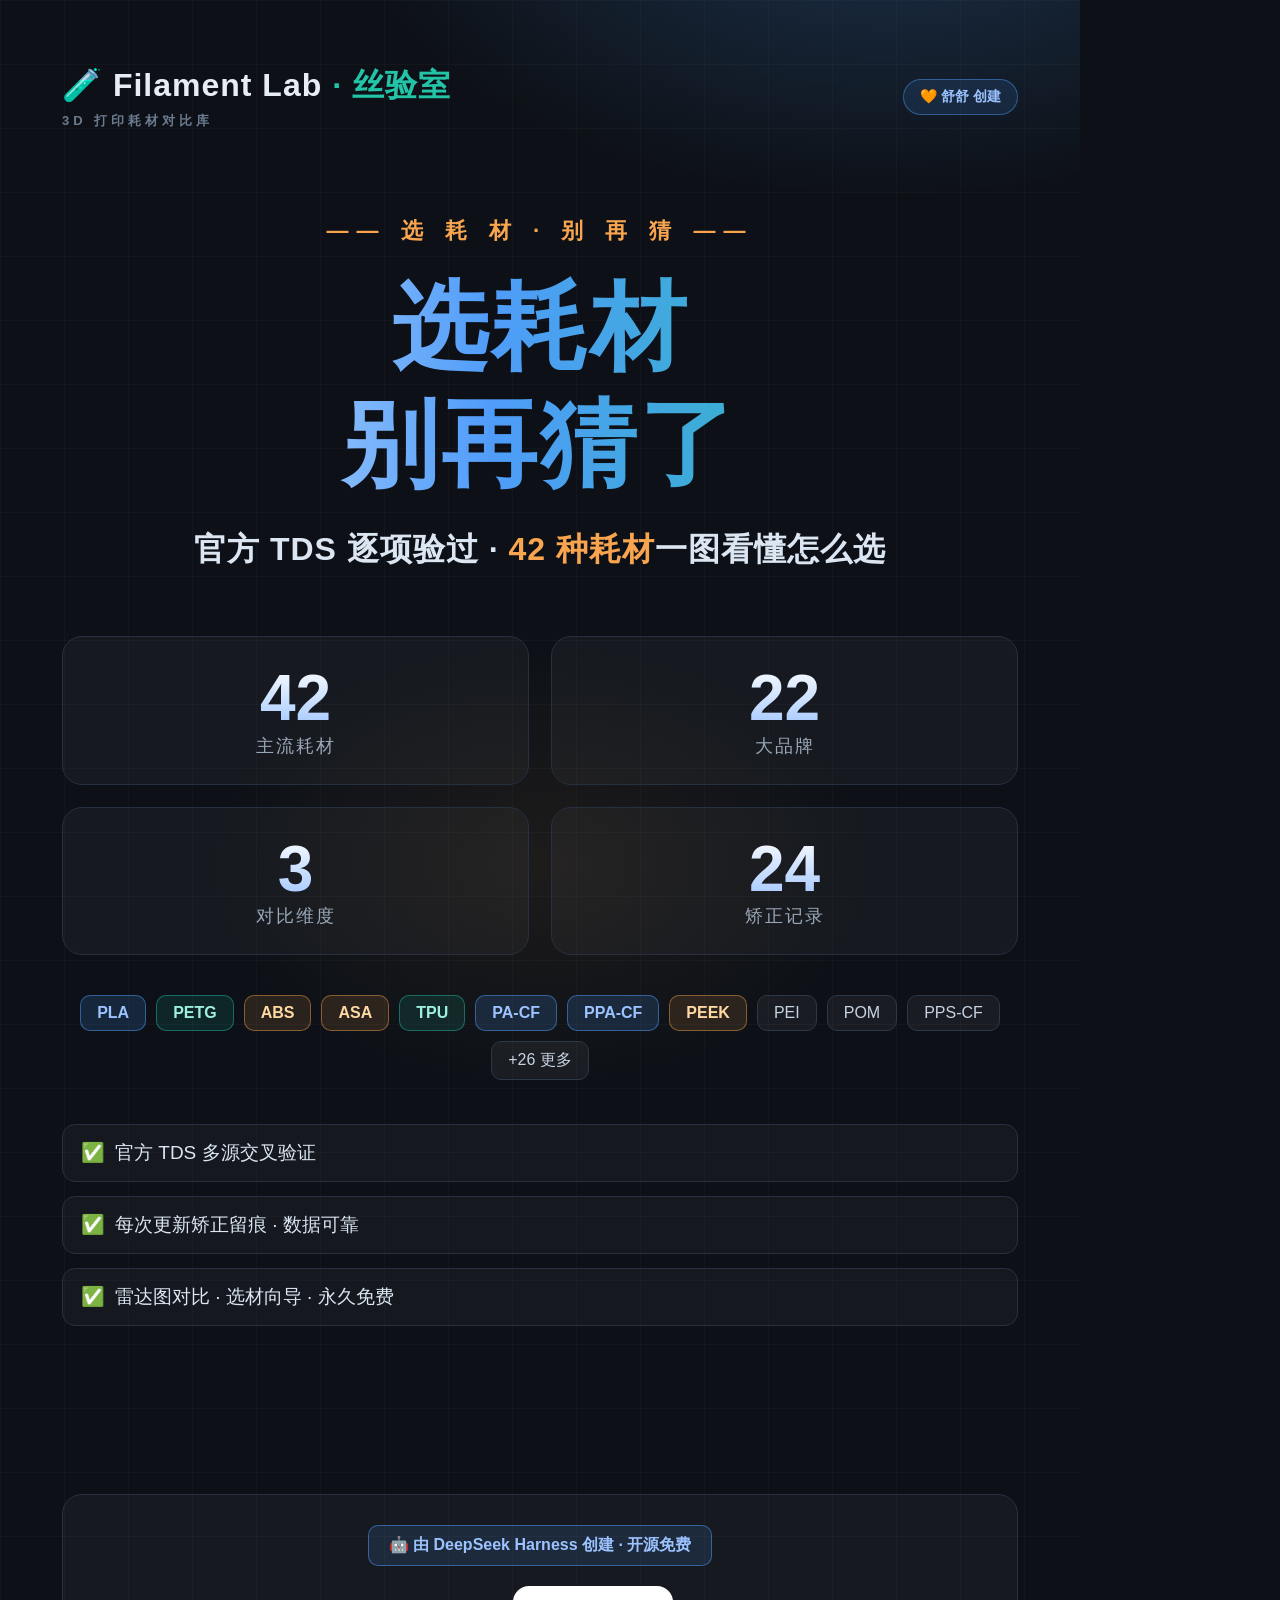
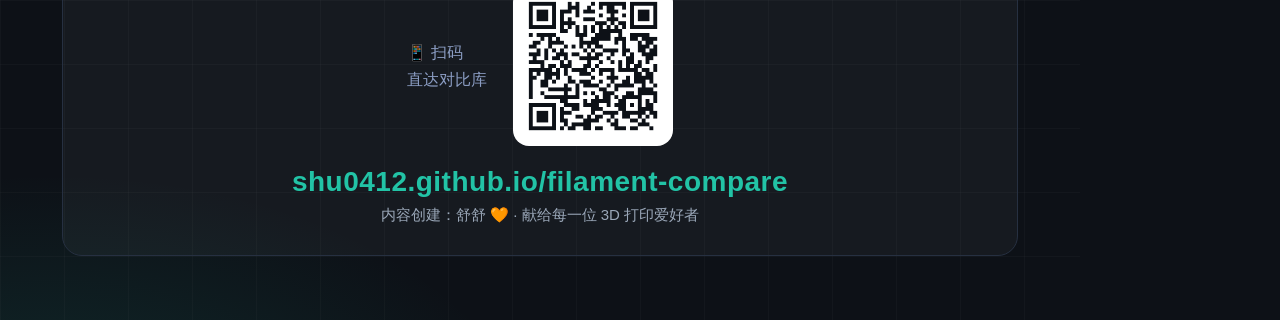
<file: share/poster-phone-v2.html>
<!DOCTYPE html>
<html lang="zh-CN">
<head>
<meta charset="UTF-8">
<title>Filament Lab 宣传图 · 手机长图 v2 · 大标题风 9:16</title>
<style>
  * { margin:0; padding:0; box-sizing:border-box; }
  body { background:#0d1117; font-family:"PingFang SC","Hiragino Sans GB","Microsoft YaHei",sans-serif; color:#e6edf3; }
  .poster { width:1080px; height:1920px; position:relative; overflow:hidden;
    background:
      radial-gradient(900px 520px at 82% -6%, rgba(79,156,249,.24), transparent 60%),
      radial-gradient(820px 500px at 5% 108%, rgba(34,195,166,.16), transparent 60%),
      radial-gradient(600px 400px at 50% 45%, rgba(249,165,79,.07), transparent 55%),
      #0d1117; }
  .grid-bg { position:absolute; inset:0; opacity:.5;
    background-image:linear-gradient(rgba(255,255,255,.05) 1px, transparent 1px),
                     linear-gradient(90deg, rgba(255,255,255,.05) 1px, transparent 1px);
    background-size:64px 64px; }
  .content { position:relative; padding:64px 62px; height:100%; display:flex; flex-direction:column; }

  .top { display:flex; justify-content:space-between; align-items:center; gap:16px; }
  .brand { font-size:32px; font-weight:800; letter-spacing:1px; }
  .brand span { color:#22c3a6; }
  .brand small { display:block; font-size:13px; color:#6b7a8f; font-weight:600; letter-spacing:4px; margin-top:4px; }
  .top-tag { font-size:14px; color:#9cc3ff; background:rgba(79,156,249,.12); border:1.5px solid rgba(79,156,249,.45);
    padding:8px 16px; border-radius:999px; font-weight:600; white-space:nowrap; }

  .hero { margin-top:86px; text-align:center; }
  .kicker { font-size:22px; color:#f9a54f; letter-spacing:8px; font-weight:700; margin-bottom:22px; }
  .hero h1 { font-size:96px; font-weight:900; letter-spacing:3px; line-height:1.22;
    background:linear-gradient(90deg,#e8f1ff,#4f9cf9 45%,#22c3a6); -webkit-background-clip:text; background-clip:text; color:transparent; }
  .hero h2 { font-size:32px; font-weight:700; margin-top:26px; letter-spacing:1px; color:#dbe6f2; }
  .hero h2 b { color:#f9a54f; }

  .stats { display:grid; grid-template-columns:1fr 1fr; gap:22px; margin-top:64px; }
  .stat { background:rgba(255,255,255,.035); border:1px solid #263041; border-radius:20px; padding:26px 10px; text-align:center; }
  .stat b { display:block; font-size:64px; font-weight:900; line-height:1.1;
    background:linear-gradient(180deg,#fff,#9cc3ff); -webkit-background-clip:text; background-clip:text; color:transparent; }
  .stat span { font-size:18px; color:#9aa7b8; letter-spacing:2px; }

  .chips { margin-top:40px; display:flex; flex-wrap:wrap; justify-content:center; gap:10px; }
  .chip { font-size:16px; padding:8px 16px; border-radius:10px; background:rgba(255,255,255,.05); border:1px solid #2c3748; color:#c6d2e0; }
  .chip.b { background:rgba(79,156,249,.16); border-color:rgba(79,156,249,.5); color:#9cc3ff; font-weight:700; }
  .chip.o { background:rgba(249,165,79,.12); border-color:rgba(249,165,79,.45); color:#ffd9a3; font-weight:700; }
  .chip.g { background:rgba(34,195,166,.12); border-color:rgba(34,195,166,.45); color:#9df0dd; font-weight:700; }

  .points { margin-top:44px; display:flex; flex-direction:column; gap:14px; }
  .pt { font-size:19px; color:#dbe6f2; background:rgba(255,255,255,.03); border:1px solid #263041;
    border-radius:13px; padding:15px 18px; text-align:left; }
  .pt b { color:#3ddc84; margin-right:10px; }

  .footer { margin-top:auto; background:rgba(255,255,255,.04); border:1px solid #263041; border-radius:20px;
    padding:30px 28px; text-align:center; }
  .dh { font-size:16px; color:#9cc3ff; background:rgba(79,156,249,.13); border:1px solid rgba(79,156,249,.5);
    padding:9px 20px; border-radius:10px; font-weight:700; width:fit-content; margin:0 auto 20px; }
  .qr-wrap { display:flex; align-items:center; justify-content:center; gap:26px; margin-bottom:20px; }
  .qr { width:160px; height:160px; background:#fff; border-radius:16px; padding:8px; }
  .qr img { width:100%; height:100%; display:block; }
  .qr-tip { font-size:16px; color:#8b9dc3; line-height:1.7; text-align:left; }
  .f-url { font-size:28px; color:#22c3a6; font-weight:800; letter-spacing:.5px; }
  .f-note { font-size:15px; color:#9aa7b8; margin-top:8px; }
</style>
</head>
<body>
<div class="poster">
  <div class="grid-bg"></div>
  <div class="content">
    <div class="top">
      <div class="brand">🧪 Filament Lab <span>· 丝验室</span><small>3D 打印耗材对比库</small></div>
      <div class="top-tag">🧡 舒舒 创建</div>
    </div>

    <div class="hero">
      <div class="kicker">—— 选 耗 材 · 别 再 猜 ——</div>
      <h1>选耗材<br>别再猜了</h1>
      <h2>官方 TDS 逐项验过 · <b>42 种耗材</b>一图看懂怎么选</h2>
    </div>

    <div class="stats">
      <div class="stat"><b>42</b><span>主流耗材</span></div>
      <div class="stat"><b>22</b><span>大品牌</span></div>
      <div class="stat"><b>3</b><span>对比维度</span></div>
      <div class="stat"><b>24</b><span>矫正记录</span></div>
    </div>

    <div class="chips">
      <span class="chip b">PLA</span><span class="chip g">PETG</span><span class="chip o">ABS</span>
      <span class="chip o">ASA</span><span class="chip g">TPU</span><span class="chip b">PA-CF</span>
      <span class="chip b">PPA-CF</span><span class="chip o">PEEK</span><span class="chip">PEI</span>
      <span class="chip">POM</span><span class="chip">PPS-CF</span><span class="chip">+26 更多</span>
    </div>

    <div class="points">
      <div class="pt"><b>✅</b>官方 TDS 多源交叉验证</div>
      <div class="pt"><b>✅</b>每次更新矫正留痕 · 数据可靠</div>
      <div class="pt"><b>✅</b>雷达图对比 · 选材向导 · 永久免费</div>
    </div>

    <div class="footer">
      <div class="dh">🤖 由 DeepSeek Harness 创建 · 开源免费</div>
      <div class="qr-wrap">
        <div class="qr-tip">📱 扫码<br>直达对比库</div>
        <div class="qr"><img src="[data-uri]" alt="QR"></div>
      </div>
      <div class="f-url">shu0412.github.io/filament-compare</div>
      <div class="f-note">内容创建：舒舒 🧡 · 献给每一位 3D 打印爱好者</div>
    </div>
  </div>
</div>
</body>
</html>
</file>
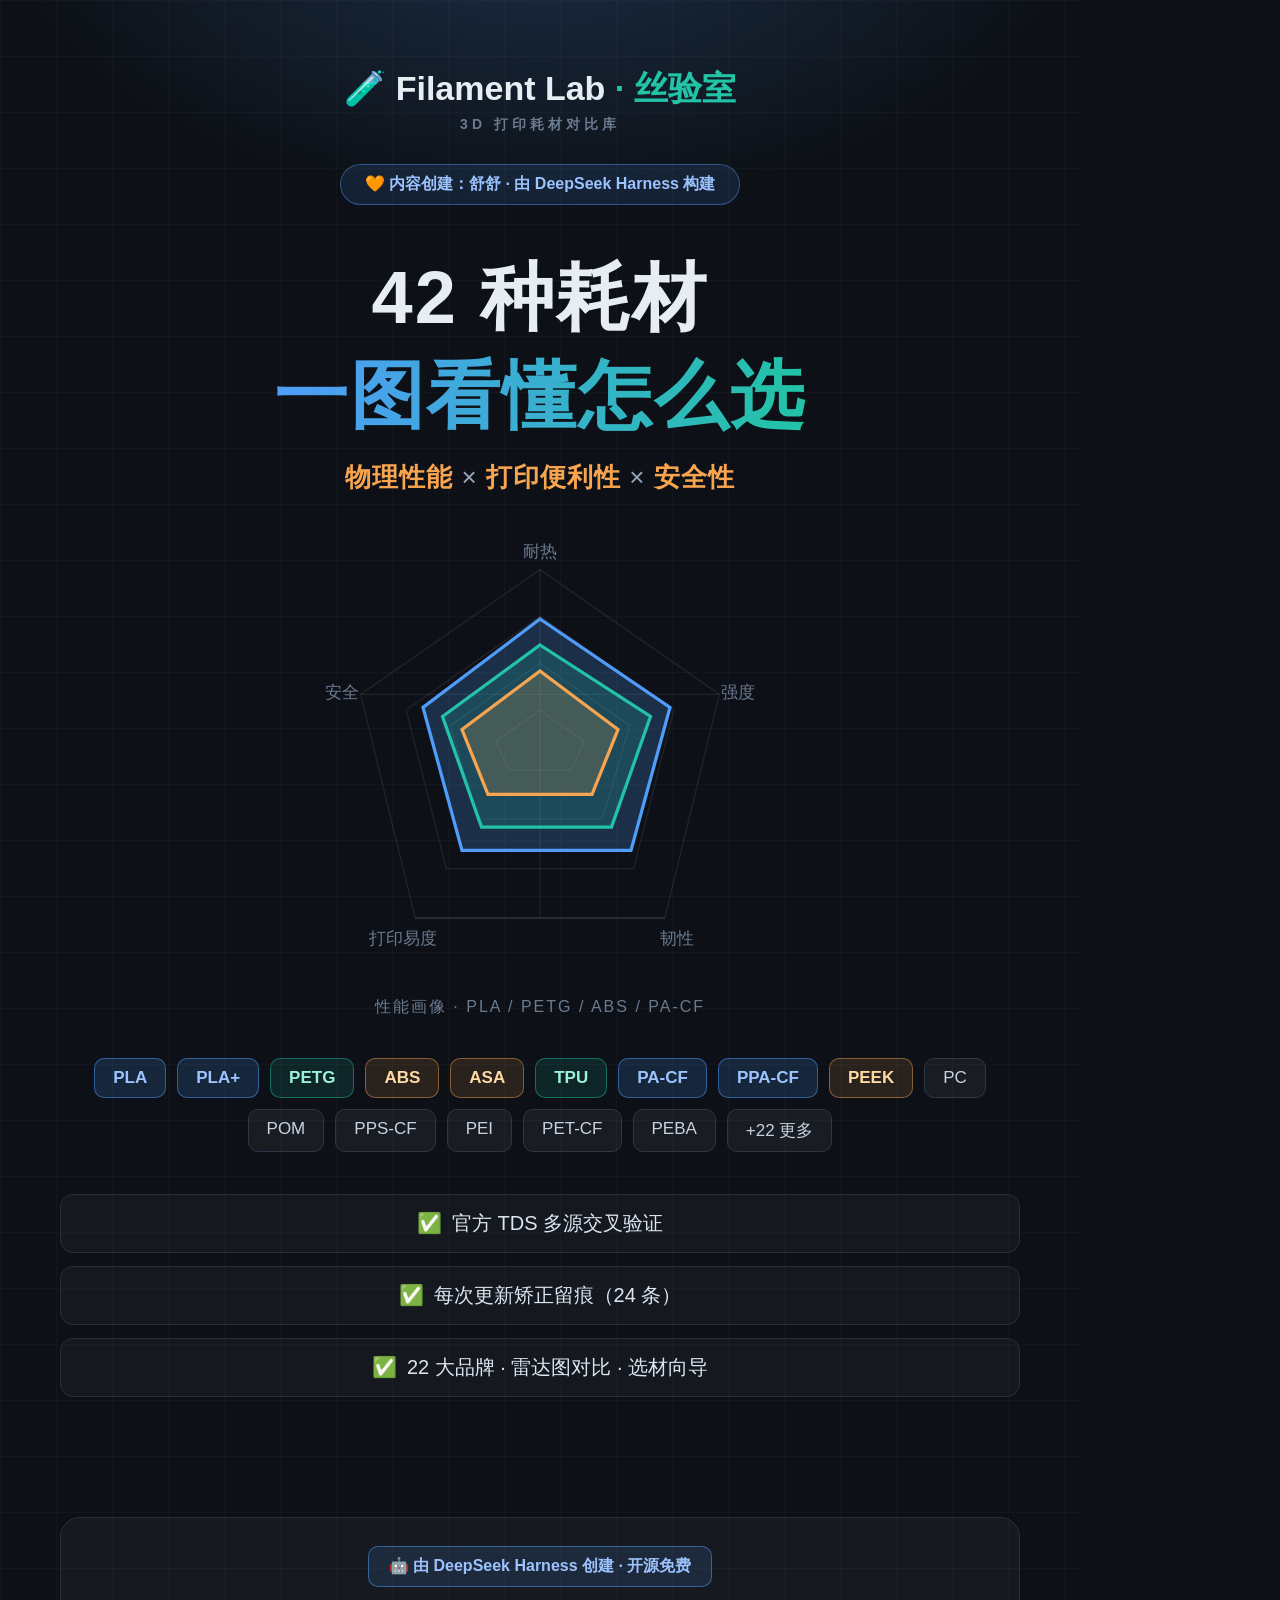
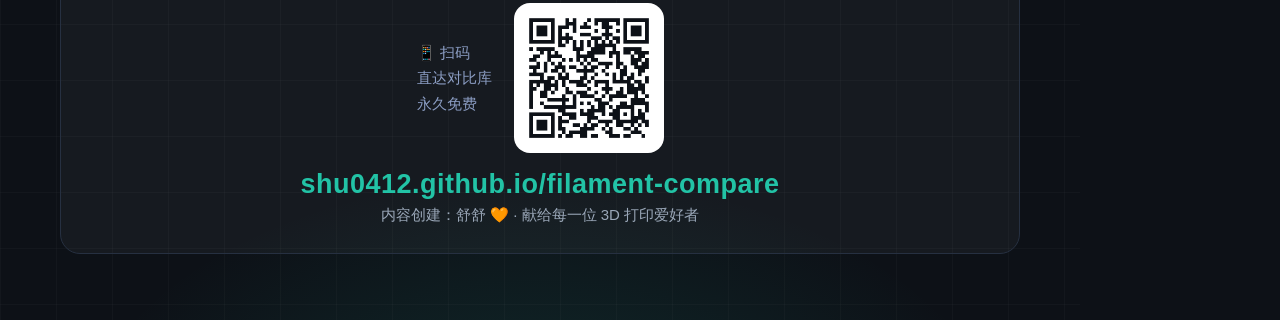
<file: share/poster-phone.html>
<!DOCTYPE html>
<html lang="zh-CN">
<head>
<meta charset="UTF-8">
<title>Filament Lab 宣传图 · 手机长图 9:16</title>
<style>
  * { margin:0; padding:0; box-sizing:border-box; }
  body { background:#0d1117; font-family:"PingFang SC","Hiragino Sans GB","Microsoft YaHei",sans-serif; color:#e6edf3; }
  .poster { width:1080px; height:1920px; position:relative; overflow:hidden;
    background:
      radial-gradient(900px 500px at 50% -5%, rgba(79,156,249,.22), transparent 60%),
      radial-gradient(800px 500px at 50% 108%, rgba(34,195,166,.16), transparent 60%),
      #0d1117; }
  .grid-bg { position:absolute; inset:0; opacity:.5;
    background-image:linear-gradient(rgba(255,255,255,.05) 1px, transparent 1px),
                     linear-gradient(90deg, rgba(255,255,255,.05) 1px, transparent 1px);
    background-size:56px 56px; }
  .content { position:relative; padding:66px 60px; height:100%; display:flex; flex-direction:column; text-align:center; }

  .brand { font-size:34px; font-weight:800; }
  .brand span { color:#22c3a6; }
  .brand small { display:block; font-size:14px; color:#6b7a8f; font-weight:600; letter-spacing:4px; margin-top:4px; }

  .tag { margin:30px auto 0; font-size:16px; color:#9cc3ff; background:rgba(79,156,249,.12);
    border:1.5px solid rgba(79,156,249,.45); padding:9px 24px; border-radius:999px; font-weight:600; width:fit-content; }

  .hero { margin-top:44px; }
  .hero h1 { font-size:74px; font-weight:900; letter-spacing:2px; line-height:1.32; }
  .hero h1 .g { background:linear-gradient(90deg,#4f9cf9,#22c3a6); -webkit-background-clip:text; background-clip:text; color:transparent; }
  .hero p { margin-top:16px; font-size:26px; color:#9aa7b8; letter-spacing:1px; }
  .hero p b { color:#f9a54f; }

  .radar { margin:46px auto 0; width:520px; }
  .radar-cap { margin-top:10px; font-size:16px; color:#6b7a8f; letter-spacing:2px; }

  .chips { margin-top:40px; display:flex; flex-wrap:wrap; justify-content:center; gap:11px; }
  .chip { font-size:17px; padding:9px 18px; border-radius:10px; background:rgba(255,255,255,.05); border:1px solid #2c3748; color:#c6d2e0; }
  .chip.b { background:rgba(79,156,249,.16); border-color:rgba(79,156,249,.5); color:#9cc3ff; font-weight:700; }
  .chip.o { background:rgba(249,165,79,.12); border-color:rgba(249,165,79,.45); color:#ffd9a3; font-weight:700; }
  .chip.g { background:rgba(34,195,166,.12); border-color:rgba(34,195,166,.45); color:#9df0dd; font-weight:700; }

  .points { display:flex; flex-direction:column; gap:13px; margin-top:42px; }
  .pt { font-size:20px; color:#dbe6f2; background:rgba(255,255,255,.03); border:1px solid #263041;
    border-radius:13px; padding:15px 10px; }
  .pt b { color:#3ddc84; margin-right:10px; }

  .footer { margin-top:auto; background:rgba(255,255,255,.04); border:1px solid #263041; border-radius:20px;
    padding:28px 26px; }
  .dh { font-size:16px; color:#9cc3ff; background:rgba(79,156,249,.13); border:1px solid rgba(79,156,249,.5);
    padding:9px 20px; border-radius:10px; font-weight:700; width:fit-content; margin:0 auto 16px; }
  .qr-wrap { display:flex; align-items:center; justify-content:center; gap:22px; margin-bottom:16px; }
  .qr { width:150px; height:150px; background:#fff; border-radius:16px; padding:8px; }
  .qr img { width:100%; height:100%; display:block; }
  .qr-tip { font-size:15px; color:#8b9dc3; line-height:1.7; text-align:left; }
  .f-url { font-size:27px; color:#22c3a6; font-weight:800; letter-spacing:.5px; }
  .f-note { font-size:15px; color:#9aa7b8; margin-top:6px; }
</style>
</head>
<body>
<div class="poster">
  <div class="grid-bg"></div>
  <div class="content">
    <div class="brand">🧪 Filament Lab <span>· 丝验室</span><small>3D 打印耗材对比库</small></div>
    <div class="tag">🧡 内容创建：舒舒 · 由 DeepSeek Harness 构建</div>

    <div class="hero">
      <h1>42 种耗材<br><span class="g">一图看懂怎么选</span></h1>
      <p><b>物理性能</b> × <b>打印便利性</b> × <b>安全性</b></p>
    </div>

    <div class="radar">
      <svg viewBox="0 0 400 340">
        <g fill="none" stroke="rgba(255,255,255,.08)">
          <polygon points="200,22 338,118 296,290 104,290 62,118"/>
          <polygon points="200,58 303,130 272,252 128,252 97,130"/>
          <polygon points="200,94 269,142 248,214 152,214 131,142"/>
          <polygon points="200,130 234,154 224,176 176,176 166,154"/>
          <line x1="200" y1="22" x2="200" y2="290"/><line x1="62" y1="118" x2="338" y2="118"/>
          <line x1="104" y1="290" x2="296" y2="290"/>
        </g>
        <polygon points="200,60 300,128 270,238 140,238 110,128" fill="rgba(79,156,249,.22)" stroke="#4f9cf9" stroke-width="2.5"/>
        <polygon points="200,80 285,135 255,220 155,220 125,135" fill="rgba(34,195,166,.18)" stroke="#22c3a6" stroke-width="2.5"/>
        <polygon points="200,100 260,145 240,195 160,195 140,145" fill="rgba(249,165,79,.18)" stroke="#f9a54f" stroke-width="2.5"/>
        <g font-size="13" fill="#6b7a8f" text-anchor="middle">
          <text x="200" y="12">耐热</text><text x="352" y="121">强度</text><text x="305" y="310">韧性</text>
          <text x="95" y="310">打印易度</text><text x="48" y="121">安全</text>
        </g>
      </svg>
      <div class="radar-cap">性能画像 · PLA / PETG / ABS / PA-CF</div>
    </div>

    <div class="chips">
      <span class="chip b">PLA</span><span class="chip b">PLA+</span><span class="chip g">PETG</span>
      <span class="chip o">ABS</span><span class="chip o">ASA</span><span class="chip g">TPU</span>
      <span class="chip b">PA-CF</span><span class="chip b">PPA-CF</span><span class="chip o">PEEK</span>
      <span class="chip">PC</span><span class="chip">POM</span><span class="chip">PPS-CF</span>
      <span class="chip">PEI</span><span class="chip">PET-CF</span><span class="chip">PEBA</span><span class="chip">+22 更多</span>
    </div>

    <div class="points">
      <div class="pt"><b>✅</b>官方 TDS 多源交叉验证</div>
      <div class="pt"><b>✅</b>每次更新矫正留痕（24 条）</div>
      <div class="pt"><b>✅</b>22 大品牌 · 雷达图对比 · 选材向导</div>
    </div>

    <div class="footer">
      <div class="dh">🤖 由 DeepSeek Harness 创建 · 开源免费</div>
      <div class="qr-wrap">
        <div class="qr-tip">📱 扫码<br>直达对比库<br>永久免费</div>
        <div class="qr"><img src="[data-uri]" alt="QR"></div>
      </div>
      <div class="f-url">shu0412.github.io/filament-compare</div>
      <div class="f-note">内容创建：舒舒 🧡 · 献给每一位 3D 打印爱好者</div>
    </div>
  </div>
</div>
</body>
</html>
</file>
<file: theme-v2.css>
/* ============================================================
 * Filament Lab v2 · Lab Identity 主题层 (theme-v2.css)
 * 渐进覆盖层：不删除 base CSS，这里只负责「换肤」。
 * 加载顺序在 index.html 内联 <style> 之后 → 同特异性后者生效。
 * 两套主题通过 CSS 变量切换（:root=浅色 / html[data-theme="dark"]=夜色数据区）
 * ============================================================ */

:root{
  --v2-bg:#F4F6FB; --v2-card:#FFFFFF; --v2-line:#E6EAF3; --v2-line2:#D7DCE8;
  --v2-txt:#0E1116; --v2-mut:#5A6274; --v2-faint:#9AA2B5;
  --v2-ink:#0B0E17; --v2-ink2:#10141F;
  --v2-acc:#4F5BF5; --v2-acc2:#7C85FF; --v2-cyan:#0FA8C8;
  --v2-grad:linear-gradient(92deg,#5B66F6 0%,#4F5BF5 40%,#2E9AD8 100%);
  --v2-grad2:linear-gradient(92deg,#7C85FF,#35D4EF);
  --v2-ok:#16A34A; --v2-warn:#D97706; --v2-danger:#DC2626;
  --v2-ok-bg:#E7F6EC; --v2-warn-bg:#FCEEDB; --v2-danger-bg:#FCE8E7;
  --v2-soft:color-mix(in srgb,var(--v2-acc) 8%, transparent);
  --v2-headbar:linear-gradient(90deg,var(--mat-color,#4F5BF5),color-mix(in srgb,var(--mat-color,#4F5BF5) 55%, var(--v2-cyan)));
  color-scheme:light;
}
html[data-theme="dark"]{
  --v2-bg:#0B0E17; --v2-card:#141A28; --v2-line:#232B3C; --v2-line2:#2E3852;
  --v2-txt:#F0F3F6; --v2-mut:#A8B1C3; --v2-faint:#6C7688;
  --v2-acc:#7C85FF; --v2-acc2:#A5ABFF; --v2-cyan:#35D4EF;
  --v2-grad:linear-gradient(92deg,#6B75FF,#4F5BF5 45%,#2AA8D8);
  --v2-grad2:linear-gradient(92deg,#9AA1FF,#5BE0F4);
  --v2-ok:#34C26B; --v2-warn:#EFA24B; --v2-danger:#F0655F;
  --v2-ok-bg:rgba(52,194,107,.14); --v2-warn-bg:rgba(239,162,75,.14); --v2-danger-bg:rgba(240,101,95,.14);
  --v2-soft:color-mix(in srgb,var(--v2-acc) 16%, transparent);
  color-scheme:dark;
}

html, body{ background:var(--v2-bg); }

/* ---------- 全局文本与链接 ---------- */
body{ color:var(--v2-txt); }
a{ color:var(--v2-acc); }
.hint{ color:var(--v2-mut); }

/* ---------- 品牌夜色：header 与模块顶栏恒定墨色 ---------- */
.site-header{ background:rgba(9,11,20,.72); backdrop-filter:blur(18px) saturate(1.4); -webkit-backdrop-filter:blur(18px) saturate(1.4);
  border-bottom:1px solid rgba(255,255,255,.08); }
.brand-text{ color:#fff; font-weight:700; letter-spacing:.2px; }
.brand-text small{ color:rgba(255,255,255,.55); }
.nav a{ color:rgba(255,255,255,.66); font-weight:500; transition:color .15s ease; }
.nav a:hover{ color:#fff; }
.theme-toggle{ background:rgba(255,255,255,.08); border:1px solid rgba(255,255,255,.16); color:#fff; border-radius:10px; }
.theme-toggle:hover{ background:rgba(255,255,255,.16); }
.module-topbar{ background:rgba(9,11,20,.8); backdrop-filter:blur(14px); -webkit-backdrop-filter:blur(14px); border-bottom:1px solid rgba(255,255,255,.08); }
.module-crumb{ color:rgba(255,255,255,.7); }
.module-topbar .btn-ghost{ color:rgba(255,255,255,.85); border-color:rgba(255,255,255,.22); }
.module-topbar .btn-ghost:hover{ border-color:rgba(255,255,255,.5); }

/* ---------- HERO（品牌夜色 · 渐变做好看） ---------- */
.hero{ background:
  radial-gradient(1100px 620px at 84% -12%, rgba(95,106,255,.55), transparent 58%),
  radial-gradient(760px 460px at 6% 118%, rgba(53,212,239,.16), transparent 55%),
  radial-gradient(640px 420px at 60% 130%, rgba(79,91,245,.28), transparent 60%),
  linear-gradient(158deg,#070A12 0%,#0C1120 52%,#101430 100%);
  color:#fff; border-radius:0 0 30px 30px; overflow:hidden; position:relative;
}
.hero::before{ content:""; position:absolute; inset:0; pointer-events:none;
  background-image:linear-gradient(rgba(255,255,255,.05) 1px,transparent 1px),linear-gradient(90deg,rgba(255,255,255,.05) 1px,transparent 1px);
  background-size:46px 46px;
  -webkit-mask-image:radial-gradient(980px 520px at 52% -10%,#000 30%,transparent 78%);
  mask-image:radial-gradient(980px 520px at 52% -10%,#000 30%,transparent 78%);
}
.hero-layout{ display:grid; grid-template-columns:1.1fr .9fr; align-items:center; gap:12px; padding:52px 0 56px; position:relative; z-index:2; }
.hero-badge{ display:inline-flex; align-items:center; gap:6px; border:1px solid rgba(53,212,239,.4); color:#A7EAF4;
  background:rgba(53,212,239,.1); font-size:12px; border-radius:999px; padding:6px 14px; letter-spacing:.3px; }
.hero-title{ font-size:46px; line-height:1.12; letter-spacing:-1.4px; margin:18px 0 16px; font-weight:800; }
.grad{ background:linear-gradient(92deg,#9AA1FF 0%,#7C85FF 32%,#35D4EF 100%);
  -webkit-background-clip:text; background-clip:text; color:transparent; }
.hero-sub{ color:rgba(255,255,255,.66); font-size:15px; line-height:1.9; margin:0 0 22px; }
.hero-stats{ display:flex; flex-wrap:wrap; gap:10px 30px; margin:4px 0 22px; }
.hero-stats .hstat{ display:flex; flex-direction:column; gap:2px; }
.hero-stats .hstat b{ font-size:25px; font-weight:800; color:#fff; font-variant-numeric:tabular-nums; letter-spacing:-.4px; line-height:1.1; }
.hero-stats .hstat span{ font-size:11.5px; color:rgba(255,255,255,.55); letter-spacing:.6px; }
.hero-actions{ display:flex; gap:12px; flex-wrap:wrap; }
.btn-primary{ background:var(--v2-grad); border:none; color:#fff; font-weight:700; border-radius:12px;
  box-shadow:0 12px 30px -10px rgba(79,91,245,.55); transition:transform .16s ease, box-shadow .16s ease; }
.btn-primary:hover{ transform:translateY(-2px); box-shadow:0 18px 38px -12px rgba(79,91,245,.7); }
.btn-primary::after{ display:none; }
.hero .btn-ghost-w, .hero-actions .btn-ghost-w{ border:1px solid rgba(255,255,255,.3); color:#fff; border-radius:12px;
  background:rgba(255,255,255,.05); font-weight:500; }
.hero .btn-ghost-w:hover{ background:rgba(255,255,255,.12); border-color:rgba(255,255,255,.5); }
.hero-actions .btn-ghost{ border:1px solid rgba(255,255,255,.3); color:#fff; background:rgba(255,255,255,.04); border-radius:12px; }
.hero-actions .btn-ghost:hover{ background:rgba(255,255,255,.12); }
.hero-visual{ display:flex; flex-direction:column; align-items:center; gap:10px; }
.hero-visual svg{ width:min(320px,100%); filter:drop-shadow(0 24px 44px rgba(79,91,245,.35)); animation:heroSpin 46s linear infinite; }
@keyframes heroSpin{ to{ transform:rotate(360deg);} }
.hero-visual-tag{ font-size:11px; letter-spacing:3px; color:rgba(255,255,255,.45); }
.live-stats{ color:rgba(255,255,255,.55); font-size:12.5px; margin-bottom:18px; }
@media (max-width:900px){
  .hero-layout{ grid-template-columns:1fr; padding:40px 0; }
  .hero-title{ font-size:34px; }
  .hero-visual{ display:none; }
}

/* ---------- Section 与通用容器 ---------- */
.section, .section-alt{ }
.section-alt{ background:var(--v2-card); }
.sec-title{ color:var(--v2-txt); letter-spacing:-.3px; }
.sec-desc{ color:var(--v2-mut); }
.sec-title::after{ display:none; }

/* ---------- 卡片族（白卡 + 家族渐变顶条） ---------- */
.mat-card, .brand-card, .zone-card, .dim-card, .guide-card, .app-card, .guide-mat, .col{
  background:var(--v2-card); border:1px solid var(--v2-line); border-radius:16px;
  transition:transform .18s ease, box-shadow .18s ease, border-color .18s ease;
}
.mat-card{ position:relative; overflow:hidden; }
.mat-card::before{ content:""; position:absolute; left:0; top:0; right:0; height:5px; z-index:3;
  background:var(--v2-headbar); opacity:.92; }
.mat-card:hover, .brand-card:hover, .zone-card:hover, .dim-card:hover, .guide-card:hover{ border-color:var(--v2-line2);
  transform:translateY(-3px); box-shadow:0 16px 34px -22px rgba(11,14,23,.35); }
.mat-card h3{ color:var(--v2-txt); font-size:19px; letter-spacing:-.2px; }
.mat-card h3 small{ color:var(--v2-faint); font-size:12px; font-weight:400; margin-left:6px; }
.mat-head{ padding-top:4px; }
.mat-card .score-badge{ background:var(--v2-soft); color:var(--v2-acc); border:1px solid color-mix(in srgb,var(--v2-acc) 26%, transparent);
  font-weight:700; border-radius:10px; padding:4px 10px; font-size:12px; }
.mat-family{ color:var(--v2-faint); font-size:11.5px; }
.mat-kv{ }
.mat-kv .kv b{ color:var(--v2-faint); font-size:11px; font-weight:500; }
.mat-kv .kv span{ color:var(--v2-txt); font-size:14.5px; font-variant-numeric:tabular-nums; font-weight:700; letter-spacing:-.2px; }
.mat-kv .kv:nth-child(-n+3) span{ color:var(--v2-acc); font-size:17px; }
.mat-tags{ }
.tag{ background:color-mix(in srgb,var(--v2-mut) 9%, transparent); color:var(--v2-mut); border:1px solid var(--v2-line); border-radius:8px; }
.tag.diff-1{ color:var(--v2-ok); border-color:color-mix(in srgb,var(--v2-ok) 35%, transparent); background:var(--v2-ok-bg); }
.tag.diff-2{ color:var(--v2-ok); border-color:color-mix(in srgb,var(--v2-ok) 35%, transparent); background:var(--v2-ok-bg); }
.tag.diff-3{ color:var(--v2-warn); border-color:color-mix(in srgb,var(--v2-warn) 35%, transparent); background:var(--v2-warn-bg); }
.tag.safety-0{ color:var(--v2-ok); background:var(--v2-ok-bg); border-color:transparent; }
.tag.safety-1{ color:var(--v2-warn); background:var(--v2-warn-bg); border-color:transparent; }
.tag.safety-2{ color:var(--v2-warn); background:var(--v2-warn-bg); border-color:transparent; }
.tag.safety-3{ color:var(--v2-danger); background:var(--v2-danger-bg); border-color:transparent; }
.mat-notes{ color:var(--v2-mut); font-size:12px; line-height:1.7; }
.mat-notes b{ color:var(--v2-txt); }
.mat-more{ color:var(--v2-acc); font-weight:600; }

/* 适配角标（语义色 · 全局） */
.p-badge.p-fit{ color:var(--v2-ok); background:var(--v2-ok-bg); border:1px solid color-mix(in srgb,var(--v2-ok) 35%, transparent); }
.p-badge.p-warn{ color:var(--v2-warn); background:var(--v2-warn-bg); border:1px solid color-mix(in srgb,var(--v2-warn) 35%, transparent); }
.p-badge.p-block{ color:var(--v2-danger); background:var(--v2-danger-bg); border:1px solid color-mix(in srgb,var(--v2-danger) 35%, transparent); }

/* ---------- 按钮族 ---------- */
.btn{ border-radius:11px; font-weight:600; }
.btn-ghost{ color:var(--v2-mut); border:1px solid var(--v2-line2); background:transparent; }
.btn-ghost:hover{ color:var(--v2-acc); border-color:var(--v2-acc); background:var(--v2-soft); }
.btn-block{ background:var(--v2-grad); border:none; }

/* ---------- 筛选 ---------- */
.filter-bar{ background:transparent; }
.filter-search, .filter-row.filters{ }
.filter-search{ background:var(--v2-card); border:1px solid var(--v2-line2); color:var(--v2-txt); border-radius:11px; }
.filter-search:focus{ border-color:var(--v2-acc); box-shadow:0 0 0 3px var(--v2-soft); }
.filter-label{ color:var(--v2-faint); font-size:11.5px; font-weight:700; letter-spacing:.5px; }
.filter-toggle{ color:var(--v2-mut); border:1px solid var(--v2-line2); }
.chip{ background:var(--v2-card); border:1px solid var(--v2-line); color:var(--v2-mut); border-radius:999px; font-weight:500; }
.chip:hover{ border-color:var(--v2-acc); color:var(--v2-acc); }
.chip.on{ background:var(--v2-grad); border-color:transparent; color:#fff; box-shadow:0 6px 16px -8px rgba(79,91,245,.6); }
.chip.on::before{ display:none; }
.collapse-bar .btn{ border-radius:999px; color:var(--v2-acc); border:1px solid var(--v2-line2); }

/* ---------- 对比工作台 / 图表 ---------- */
.compare-panel, .chart-wrap, .table-wrap{ background:var(--v2-card); border:1px solid var(--v2-line); border-radius:16px; }
.compare-panel h3, .chart-wrap h3, .table-wrap h3{ color:var(--v2-txt); letter-spacing:-.2px; }
.hint{ color:var(--v2-mut); }
.bar-row .bar-label{ color:var(--v2-mut); }
.bar-row .bar-track{ background:color-mix(in srgb,var(--v2-mut) 14%, transparent); border-radius:8px; }

/* ---------- 表格 ---------- */
.table-wrap{ overflow:hidden; }
table.data-table{ color:var(--v2-txt); }
table.data-table th{ background:var(--v2-card); color:var(--v2-mut); font-weight:700; font-size:12px; }
html[data-theme="light"] table.data-table th{ background:#fff; }
html[data-theme="dark"] table.data-table th{ background:#141A28; }
table.data-table td{ border-bottom:1px solid var(--v2-line); }
table.data-table tbody tr:hover td{ background:color-mix(in srgb,var(--v2-acc) 4%, transparent); }
.table-sticky-first tbody td:first-child, html[data-theme="light"] .table-sticky-first tbody td:first-child,
html[data-theme="dark"] .table-sticky-first tbody td:first-child{ background:var(--v2-card); }
.table-sticky-first thead th:first-child, html[data-theme="light"] .table-sticky-first thead th:first-child,
html[data-theme="dark"] .table-sticky-first thead th:first-child{ background:var(--v2-card); }
.table-sticky-first tbody tr:nth-child(even) td:not(:first-child){ background:color-mix(in srgb,var(--v2-bg) 55%, transparent); }
.cell-best{ color:var(--v2-acc); }
.price-verified{ background:var(--v2-ok-bg); color:var(--v2-ok); }
.price-history{ background:var(--v2-warn-bg); color:var(--v2-warn); }
.price-derived, .price-fallback{ color:var(--v2-acc); }

/* ---------- 价格情报 ---------- */
.watch-bar{ background:var(--v2-card); border:1px solid var(--v2-line); }
.watch-title{ color:var(--v2-acc); }
.watch-item{ background:color-mix(in srgb,var(--v2-mut) 7%, transparent); border:1px solid var(--v2-line); color:var(--v2-mut); }
.watch-item b{ color:var(--v2-txt); }
.watch-item.down .w-delta{ color:var(--v2-ok); }
.watch-item.up .w-delta{ color:var(--v2-warn); }
.watch-star.on{ color:var(--v2-warn); }
.price-range-card, .price-coverage>div, .price-rank-item{ background:var(--v2-card); border:1px solid var(--v2-line); }
.price-coverage b, .pr-range{ color:var(--v2-acc); }
.pd-track{ background:color-mix(in srgb,var(--v2-mut) 10%, transparent); }
.pd-name{ color:var(--v2-txt); }

/* ---------- 计算器 ---------- */
.cost-calc .cc-field select, .cost-calc .cc-field input, .cc-field select, .cc-field input{
  background:var(--v2-card); border:1px solid var(--v2-line2); color:var(--v2-txt); }
.cc-out{ background:var(--v2-soft); border:1px solid color-mix(in srgb,var(--v2-acc) 22%, transparent); }
.cc-out b{ color:var(--v2-acc); }

/* ---------- 弹层 / 抽屉 / Toast / ⌘K ---------- */
.modal-mask{ background:rgba(8,10,18,.55); backdrop-filter:blur(6px); -webkit-backdrop-filter:blur(6px); }
.modal{ background:var(--v2-card); border:1px solid var(--v2-line); border-radius:18px; }
.modal-close{ background:color-mix(in srgb,var(--v2-mut) 10%, transparent); color:var(--v2-mut); border-radius:10px; }
.modal-close:hover{ background:var(--v2-danger-bg); color:var(--v2-danger); }
.method-modal{ background:var(--v2-bg); }
.method-modal-inner{ background:var(--v2-card); border:1px solid var(--v2-line); }
.method-box, .legal{ background:color-mix(in srgb,var(--v2-bg) 60%, transparent); border:1px solid var(--v2-line); }
.method-ul li{ color:var(--v2-mut); }
.legal p{ color:var(--v2-mut); }
.toast{ background:var(--v2-ink2); border:1px solid rgba(255,255,255,.14); color:#F4F6FB; }
html[data-theme="light"] .toast{ background:rgba(12,15,25,.92); color:#fff; }
.toast .toast-act{ color:#7C85FF; }
.cmdk-mask{ background:rgba(7,9,16,.6); backdrop-filter:blur(8px); -webkit-backdrop-filter:blur(8px); }
.cmdk-panel{ background:var(--v2-card); border:1px solid var(--v2-line2); box-shadow:0 24px 60px -24px rgba(0,0,0,.4); }
.cmdk-input{ color:var(--v2-txt); }
.cmdk-item .cl{ color:var(--v2-txt); }
.cmdk-item.sel{ background:var(--v2-soft); }
.cmdk-item.sel .cl{ color:var(--v2-acc); }

/* ---------- 详情弹窗内容 ---------- */
#matModalBody h3, #matModalBody h4{ color:var(--v2-txt); }
.modal-table th{ background:color-mix(in srgb,var(--v2-bg) 70%, transparent); color:var(--v2-mut); }
.modal-table td{ color:var(--v2-txt); border-bottom:1px solid var(--v2-line); }

/* ---------- 捐赠 ---------- */
.donate-head h3{ color:var(--v2-txt); }
.donate-amt{ background:var(--v2-card); border:1px solid var(--v2-line2); color:var(--v2-txt); }
.donate-amt.on{ background:var(--v2-grad); border-color:transparent; color:#fff; }
.donate-custom input, .pr-field input, .pr-field select{ background:var(--v2-card); border:1px solid var(--v2-line2); color:var(--v2-txt); }
.donate-qr-wrap{ background:color-mix(in srgb,var(--v2-bg) 55%, transparent); border:1px solid var(--v2-line); }
.donate-selected{ color:var(--v2-acc); }

/* ---------- 安全 / 向导 / 品牌矩阵 ---------- */
.safety-tips{ background:var(--v2-card); border:1px solid var(--v2-line); }
.safety-details summary{ color:var(--v2-txt); }
.safety-row-detail{ background:color-mix(in srgb,var(--v2-bg) 55%, transparent); }
.guide-result{ background:var(--v2-card); border:1px solid var(--v2-line); border-radius:16px; }
.matrix-table th, .matrix-table td{ border-bottom:1px solid var(--v2-line); }
.mx-row .mx-cell{ }
.app-grid .app-card small{ color:var(--v2-faint); }

/* ---------- 移动端 ---------- */
.mobile-tabbar{ background:rgba(9,11,20,.82); backdrop-filter:blur(16px); -webkit-backdrop-filter:blur(16px); border-top:1px solid rgba(255,255,255,.1); }
.tab-item{ color:rgba(255,255,255,.5); }
.tab-item.active{ color:#fff; }
.more-drawer{ background:var(--v2-card); border-top:1px solid var(--v2-line); }
.drawer-mask{ background:rgba(7,9,16,.62); backdrop-filter:blur(4px); -webkit-backdrop-filter:blur(4px); }

/* ---------- 回顶 / footer ---------- */
.back-top{ background:var(--v2-grad); color:#fff; border-radius:12px; }
.site-footer{ border-top:1px solid var(--v2-line); }
.site-footer p{ color:var(--v2-mut); }
.footer-credit b{ color:var(--v2-txt); }

/* ---------- 性能/无障碍微调 ---------- */
:focus-visible{ outline:2px solid var(--v2-acc); outline-offset:2px; }
::selection{ background:color-mix(in srgb,var(--v2-acc) 30%, transparent); }

@media (prefers-reduced-motion: reduce){
  .hero-visual svg{ animation:none; }
  .mat-card:hover{ transform:none; }
}

/* ---------- 特异性提升：旧 base 有 .hero .xxx 等高特异性，此处同档覆盖 ---------- */
.hero .hero-layout{ display:grid; grid-template-columns:1.1fr .9fr; align-items:center; gap:12px; padding:52px 0 56px; }
.hero .hero-title{ font-size:46px; line-height:1.12; letter-spacing:-1.4px; margin:18px 0 16px; font-weight:800; color:#fff; }
.hero .hero-title .grad{ background:linear-gradient(92deg,#9AA1FF,#7C85FF 34%,#35D4EF); -webkit-background-clip:text; background-clip:text; color:transparent;
  animation:none !important; -webkit-text-fill-color:transparent; }
.hero .hero-sub{ color:rgba(255,255,255,.66); font-size:15px; line-height:1.9; margin:0 0 22px; }
.hero .hero-stats{ display:flex; flex-wrap:wrap; gap:10px 30px; margin:4px 0 22px; }
.hero .hero-actions{ display:flex; gap:12px; flex-wrap:wrap; align-items:center; }
.hero .btn-primary, .hero-actions .btn-primary{ background:var(--v2-grad); border:none; color:#fff; font-weight:700; border-radius:12px;
  box-shadow:0 12px 30px -10px rgba(79,91,245,.55); padding:13px 22px; }
.hero .btn-ghost-w, .hero-actions .btn-ghost-w, .hero .btn-ghost, .hero-actions .btn-ghost{
  border:1px solid rgba(255,255,255,.3); color:#fff; background:rgba(255,255,255,.05); border-radius:12px; padding:13px 22px; }
.hero .btn-ghost-w:hover, .hero .btn-ghost:hover{ background:rgba(255,255,255,.13); color:#fff; }
@media (max-width:900px){
  .hero .hero-layout{ grid-template-columns:1fr; padding:40px 0 44px; }
  .hero .hero-title{ font-size:33px; }
  .hero .hero-visual{ display:none; }
}

/* ============================================================
 * Round 2 · 可读性与层次修复（基于截图审查）
 * ============================================================ */

/* -- 1) 特异性补刀：旧 CSS 的 html[data-theme="light"] 前缀规则胜负反转 --
   我方在文件更后加载，同特异性即胜。逐一用 v2 token 重写： */
html[data-theme="light"] .site-header{ background:rgba(9,11,20,.78); backdrop-filter:blur(18px) saturate(1.4); -webkit-backdrop-filter:blur(18px) saturate(1.4); border-bottom:1px solid rgba(255,255,255,.08); }
html[data-theme="light"] .brand-text{ color:#fff; }
html[data-theme="light"] .brand-text small{ color:rgba(255,255,255,.55); }
html[data-theme="light"] .nav a{ color:rgba(255,255,255,.66); }
html[data-theme="light"] .nav a:hover{ color:#fff; }
html[data-theme="light"] .theme-toggle{ background:rgba(255,255,255,.08); border:1px solid rgba(255,255,255,.16); color:#fff; }
html[data-theme="light"] .nav-toggle{ color:#fff; background:rgba(255,255,255,.08); border-color:rgba(255,255,255,.16); }
html[data-theme="light"] #aurora .blob{ opacity:.5; }
html[data-theme="light"] #glowLayer, html[data-theme="light"] #glowLayer.on{ opacity:.35; }
html[data-theme="light"] .section-alt{ background:var(--v2-bg); }
html[data-theme="light"] .mat-card, html[data-theme="light"] .brand-card, html[data-theme="light"] .zone-card,
html[data-theme="light"] .dim-card, html[data-theme="light"] .guide-card, html[data-theme="light"] .app-card{
  background:var(--v2-card); border:1px solid var(--v2-line); box-shadow:var(--v2-shadow, 0 1px 2px rgba(16,24,40,.05), 0 10px 28px -18px rgba(16,24,40,.18)); }
html[data-theme="light"] .mat-card::after, html[data-theme="light"] .brand-card::after{ display:none; }
html[data-theme="light"] .mat-kv .kv{ background:transparent; }
html[data-theme="light"] .mat-notes{ color:var(--v2-mut); }
html[data-theme="light"] .mat-notes b{ color:var(--v2-txt); }
html[data-theme="light"] .table-wrap, html[data-theme="light"] .method-card, html[data-theme="light"] .modal,
html[data-theme="light"] .safety-tips, html[data-theme="light"] .guide-result, html[data-theme="light"] .filter-bar{
  background:var(--v2-card); border:1px solid var(--v2-line); }
html[data-theme="light"] .compare-panel{ background:var(--v2-card); border:1px solid var(--v2-line); }
html[data-theme="light"] .cmdk-panel{ background:var(--v2-card); border:1px solid var(--v2-line2); }
html[data-theme="light"] .cmdk-item.sel{ background:var(--v2-soft); }
html[data-theme="light"] .toast{ background:rgba(12,15,25,.94); color:#fff; }
html[data-theme="light"] .watch-bar{ background:var(--v2-card); border:1px solid var(--v2-line); }
html[data-theme="light"] .watch-item{ background:color-mix(in srgb,var(--v2-mut) 7%, transparent); border:1px solid var(--v2-line); }
html[data-theme="light"] .watch-item b{ color:var(--v2-txt); }
html[data-theme="light"] .pd-track{ background:color-mix(in srgb,var(--v2-mut) 10%, transparent); }
html[data-theme="light"] .pr-field input, html[data-theme="light"] .pr-field select,
html[data-theme="light"] .cc-field select, html[data-theme="light"] .cc-field input{
  background:var(--v2-card); border:1px solid var(--v2-line2); color:var(--v2-txt); }
html[data-theme="light"] .cc-out b{ color:var(--v2-acc); }
html[data-theme="light"] .app-card{ background:var(--v2-card); border:1px solid var(--v2-line); color:var(--v2-txt); }
html[data-theme="light"] .app-card small{ color:var(--v2-faint); }
html[data-theme="light"] .bar-row .bar-track{ background:color-mix(in srgb,var(--v2-mut) 14%, transparent); }
html[data-theme="light"] .btn-primary::after{ display:none; }
html[data-theme="light"] .safety-row-detail{ background:color-mix(in srgb,var(--v2-bg) 60%, transparent); }
html[data-theme="light"] .mobile-tabbar{ background:rgba(9,11,20,.86); border-top:1px solid rgba(255,255,255,.1); }
html[data-theme="light"] .mobile-tabbar .tab-item{ color:rgba(255,255,255,.55); }
html[data-theme="light"] .mobile-tabbar .tab-item.active{ color:#fff; }
html[data-theme="light"] .more-drawer{ background:var(--v2-card); border-top:1px solid var(--v2-line); }
html[data-theme="dark"] .mobile-tabbar .tab-item{ color:rgba(255,255,255,.5); }
html[data-theme="dark"] .mobile-tabbar .tab-item.active{ color:#fff; }
html[data-theme="dark"] .section-alt{ background:transparent; }

/* -- 2) 层次体系：真实柔和阴影 + 分区底色 -- */
:root{
  --v2-shadow:0 1px 2px rgba(16,24,40,.05), 0 10px 30px -18px rgba(16,24,40,.22);
  --v2-shadow-hover:0 2px 4px rgba(16,24,40,.06), 0 22px 44px -20px rgba(16,24,40,.3);
}
html[data-theme="dark"]{
  --v2-shadow:0 1px 2px rgba(0,0,0,.35), 0 12px 32px -18px rgba(0,0,0,.55);
  --v2-shadow-hover:0 2px 4px rgba(0,0,0,.4), 0 24px 48px -20px rgba(0,0,0,.65);
}
.mat-card, .brand-card, .zone-card, .dim-card, .guide-card, .app-card, .guide-mat,
.table-wrap, .compare-panel, .chart-wrap, .modal, .method-box, .guide-result,
.price-range-card, .price-coverage > div, .price-rank-item, .safety-tips, .watch-bar, .family-list{
  box-shadow:var(--v2-shadow);
}
.mat-card:hover, .brand-card:hover, .zone-card:hover, .dim-card:hover, .guide-card:hover, .app-card:hover{
  box-shadow:var(--v2-shadow-hover);
}
.mat-card, .brand-card, .zone-card, .dim-card, .guide-card, .app-card{ border-color:var(--v2-line); }
html[data-theme="dark"] .mat-card, html[data-theme="dark"] .brand-card, html[data-theme="dark"] .zone-card,
html[data-theme="dark"] .dim-card, html[data-theme="dark"] .guide-card, html[data-theme="dark"] .app-card,
html[data-theme="dark"] .table-wrap, html[data-theme="dark"] .compare-panel, html[data-theme="dark"] .chart-wrap{
  border-color:var(--v2-line2);
}

/* -- 3) 材料卡：家族条更醒目 + 家族色圆点 + 主数值层次 -- */
.mat-card::before{ height:6px; opacity:1;
  background:linear-gradient(90deg, var(--mat-color,#4F5BF5) 0%, color-mix(in srgb,var(--mat-color,#4F5BF5) 40%, #35D4EF) 100%); }
.mat-card h3::before{ content:""; display:inline-block; width:9px; height:9px; border-radius:3px;
  background:var(--mat-color,#4F5BF5); margin-right:8px; vertical-align:1px; }
.mat-card .score-badge{ background:var(--v2-grad); color:#fff; border:none; font-weight:700;
  box-shadow:0 4px 12px -4px rgba(79,91,245,.5); }

/* -- 4) 修复 .btn-block 误伤：渐变只给 primary；分享按钮恢复 ghost -- */
.btn-block{ background:transparent; border:1px solid var(--v2-line2); color:var(--v2-mut); }
.btn.btn-primary.btn-block, .btn-primary.btn-block{ background:var(--v2-grad); border:none; color:#fff; }
#cmpShare{ color:var(--v2-acc); border:1px solid color-mix(in srgb,var(--v2-acc) 40%, transparent); background:var(--v2-soft); font-weight:700; }
#cmpShare:hover{ border-color:var(--v2-acc); }
#cmpShare:disabled{ opacity:.45; background:transparent; border-color:var(--v2-line2); color:var(--v2-faint); }

/* -- 5) hero 内对比度增强 -- */
.hero .live-stats{ color:rgba(255,255,255,.78); font-size:12.5px; }
.hero .live-stats .live-num, .live-stats .live-num{ color:#9FE6F2; font-weight:800; }
.hero .live-stats .live-sub{ color:rgba(255,255,255,.55); }
.hero .live-unit{ color:rgba(255,255,255,.6); }
.hero-visual-tag{ color:rgba(255,255,255,.55); letter-spacing:3.5px; }

/* -- 6) 价格指标卡/排行：数字成为主角 -- */
.price-coverage > div{ padding:12px 14px; }
.price-coverage b{ font-size:22px; font-weight:800; letter-spacing:-.4px; }
.price-coverage span{ font-size:11px; color:var(--v2-faint); }
.price-rank-item .rank-no{ background:var(--v2-soft); color:var(--v2-acc); }
.price-rank-item .rank-avg{ color:var(--v2-acc); font-weight:700; }
.price-sum-title{ color:var(--v2-txt); }

/* -- 7) chips/标签可读性（浅色下加重文字） -- */
.chip{ color:var(--v2-txt); }
.chip.on{ color:#fff; }
.filter-toggle{ background:var(--v2-card); }
.tag{ color:var(--v2-txt); }
.tag.diff-1, .tag.diff-2{ color:var(--v2-ok); }
.tag.safety-0{ color:var(--v2-ok); }
.kv span{ color:var(--v2-txt); }

/* -- 8) 表格数字密度与斑马线 -- */
table.data-table td{ font-variant-numeric:tabular-nums; }
html[data-theme="dark"] table.data-table tbody tr:hover td{ background:rgba(124,133,255,.07); }

/* -- 9) 家族标签：旧蓝底被字色覆盖成"蓝底灰字"，改为 soft 底 + accent 字 -- */
.mat-family, html[data-theme="light"] .mat-family, html[data-theme="dark"] .mat-family{
  background:var(--v2-soft); color:var(--v2-acc); border-radius:8px; padding:3px 8px; font-weight:600; }

/* ============================================================
 * Round 3 · 状态栏 & Dock 栏 —— 按 design-concept-v2 对齐
 * ============================================================ */

/* -- Header：品牌墨色渐变带 + 白字导航 + 当前页渐变下划线 -- */
.site-header, html[data-theme="light"] .site-header, html[data-theme="dark"] .site-header{
  background:linear-gradient(90deg,#070A12 0%,#0B101F 55%,#0E1428 100%);
  border-bottom:1px solid rgba(255,255,255,.08);
  box-shadow:0 8px 28px -18px rgba(0,0,0,.6);
}
.header-inner{ padding:9px 0; }
.brand{ gap:10px; text-decoration:none; }
.brand-logo{ display:inline-flex; }
.brand-logo svg{ display:block; filter:drop-shadow(0 0 10px rgba(79,91,245,.45)); }
.brand-text{ font-size:15.5px; font-weight:700; color:#fff; letter-spacing:.2px; line-height:1.15; }
.brand-text small{ display:block; font-size:10.5px; font-weight:400; color:rgba(255,255,255,.45); letter-spacing:.8px; margin-top:1px; }
.nav{ gap:20px; }
.nav a{ position:relative; font-size:13.5px; color:rgba(255,255,255,.62); padding:6px 1px; font-weight:500; }
.nav a:hover{ color:#fff; }
.nav a.on{ color:#fff; font-weight:700; }
.nav a.on::after{ content:""; position:absolute; left:0; right:0; bottom:-4px; height:2.5px; border-radius:3px;
  background:linear-gradient(90deg,#7C85FF,#35D4EF); box-shadow:0 2px 10px -2px rgba(79,91,245,.8); }
.header-tools{ gap:10px; }

/* -- ⌘K 搜索胶囊（概念稿样式） -- */
.cmdk-pill{ display:inline-flex; align-items:center; gap:9px; border:1px solid rgba(255,255,255,.22);
  background:rgba(255,255,255,.06); border-radius:999px; padding:7px 15px; font-size:12.5px;
  color:rgba(255,255,255,.72); cursor:pointer; font-family:inherit; transition:background .15s ease, border-color .15s ease; }
.cmdk-pill:hover{ background:rgba(255,255,255,.13); border-color:rgba(255,255,255,.42); color:#fff; }
.kbd-union{ font-size:10.5px; border:1px solid rgba(255,255,255,.24); background:rgba(255,255,255,.09);
  border-radius:6px; padding:1px 6px; color:rgba(255,255,255,.8); }

/* -- 适配 pill（同语言） -- */
.hdr-pill{ display:inline-flex; align-items:center; gap:6px; border:1px solid rgba(53,212,239,.4);
  background:rgba(53,212,239,.1); border-radius:999px; padding:7px 14px; font-size:12.5px;
  color:#A7EAF4; cursor:pointer; font-family:inherit; transition:background .15s ease; }
.hdr-pill:hover{ background:rgba(53,212,239,.2); color:#D9F6FB; }

/* -- 主题按钮统一胶囊 -- */
.theme-toggle{ border-radius:999px; width:34px; height:34px; display:inline-flex; align-items:center; justify-content:center; }

@media (max-width:1080px){
  .cmdk-pill{ display:none; }
}
@media (max-width:720px){
  .hdr-pill{ display:none; }
}

/* -- 移动端 Dock：墨色渐变 + 渐变指示条 + active 白字 -- */
.mobile-tabbar, html[data-theme="light"] .mobile-tabbar, html[data-theme="dark"] .mobile-tabbar{
  background:linear-gradient(180deg,#0B0E17 0%,#0D1120 100%);
  backdrop-filter:blur(18px) saturate(1.4); -webkit-backdrop-filter:blur(18px) saturate(1.4);
  border-top:1px solid rgba(255,255,255,.1);
  box-shadow:0 -10px 34px -18px rgba(0,0,0,.7);
}
.tab-item{ position:relative; color:rgba(255,255,255,.48); transition:color .16s ease; }
.tab-item .tab-ico{ transition:transform .16s ease; filter:grayscale(.35) opacity(.9); }
.tab-item.active{ color:#fff; }
.tab-item.active .tab-ico{ transform:translateY(-2px) scale(1.12); filter:none; }
.tab-item.active .tab-txt{ font-weight:700; }
.tab-item.active::before{ content:""; position:absolute; top:0; left:50%; transform:translateX(-50%);
  width:28px; height:3px; border-radius:0 0 4px 4px;
  background:linear-gradient(90deg,#7C85FF,#35D4EF); box-shadow:0 4px 14px -2px rgba(79,91,245,.85); }

/* -- 模块顶栏与 header 渐变对齐 -- */
.module-topbar, html[data-theme="light"] .module-topbar, html[data-theme="dark"] .module-topbar{
  background:linear-gradient(90deg,#070A12 0%,#0B101F 55%,#0E1428 100%);
  border-bottom:1px solid rgba(255,255,255,.08);
}

/* ============================================================
 * Round 4 · 夜间实验室 —— 与常规模式做出人格区分
 * 浅色 = 白纸工作台（克制、印刷感）
 * 夜间 = 沉浸实验室（氛围光斑 + 微光玻璃 + 发光渐变）
 * ============================================================ */

/* -- 1) 全站氛围底：靛紫/青双色光斑固定在背景（浅色无此待遇） -- */
html[data-theme="dark"] body{
  background:
    radial-gradient(1000px 640px at 88% -10%, rgba(95,106,255,.17), transparent 62%),
    radial-gradient(820px 560px at 2% 114%, rgba(53,212,239,.11), transparent 58%),
    radial-gradient(720px 480px at 55% 135%, rgba(79,91,245,.10), transparent 60%),
    #0B0E17;
  background-attachment:fixed;
}
html[data-theme="dark"] .section-alt{ background:transparent; }

/* -- 2) Hero 与数据区无缝连片（夜间取消圆角截断，底部渐隐融合） -- */
html[data-theme="dark"] .hero{ border-radius:0; }
html[data-theme="dark"] .hero::after{ content:""; position:absolute; left:0; right:0; bottom:0; height:150px;
  background:linear-gradient(180deg, transparent, #0B0E17); pointer-events:none; }
html[data-theme="dark"] .hero-layout{ position:relative; z-index:2; }

/* -- 3) 极光层夜间增强（浅色压到半透明，夜间全开） -- */
html[data-theme="dark"] #aurora .blob{ opacity:.85; }
html[data-theme="dark"] #glowLayer{ opacity:.5; }

/* -- 4) 卡片 = 深色微光玻璃 + 靛色亮边（hover 发亮） -- */
html[data-theme="dark"] .mat-card, html[data-theme="dark"] .brand-card, html[data-theme="dark"] .zone-card,
html[data-theme="dark"] .dim-card, html[data-theme="dark"] .guide-card, html[data-theme="dark"] .app-card,
html[data-theme="dark"] .table-wrap, html[data-theme="dark"] .compare-panel, html[data-theme="dark"] .chart-wrap,
html[data-theme="dark"] .guide-result, html[data-theme="dark"] .safety-tips, html[data-theme="dark"] .watch-bar,
html[data-theme="dark"] .price-range-card, html[data-theme="dark"] .price-rank-item{
  background:linear-gradient(180deg, rgba(24,30,48,.92) 0%, rgba(17,22,38,.96) 100%);
  border:1px solid rgba(124,133,255,.16);
  box-shadow:0 1px 2px rgba(0,0,0,.4), 0 14px 36px -20px rgba(0,0,0,.65);
}
html[data-theme="dark"] .mat-card:hover, html[data-theme="dark"] .brand-card:hover, html[data-theme="dark"] .zone-card:hover,
html[data-theme="dark"] .dim-card:hover, html[data-theme="dark"] .guide-card:hover, html[data-theme="dark"] .app-card:hover{
  border-color:rgba(124,133,255,.42);
  box-shadow:0 2px 4px rgba(0,0,0,.4), 0 18px 40px -18px rgba(79,91,245,.45);
}

/* -- 5) 家族条夜间发光 + 状态/徽章光晕 -- */
html[data-theme="dark"] .mat-card::before{
  box-shadow:0 0 18px -2px var(--mat-color,#4F5BF5);
}
html[data-theme="dark"] .mat-card .score-badge{
  box-shadow:0 6px 18px -6px rgba(124,133,255,.75);
}
html[data-theme="dark"] .p-badge.p-fit{ box-shadow:0 0 12px -4px rgba(52,194,107,.7); }
html[data-theme="dark"] .p-badge.p-warn{ box-shadow:0 0 12px -4px rgba(239,162,75,.65); }
html[data-theme="dark"] .p-badge.p-block{ box-shadow:0 0 12px -4px rgba(240,101,95,.6); }

/* -- 6) header/dock 的夜间光线（细靛紫描边） -- */
html[data-theme="dark"] .site-header{
  background:linear-gradient(90deg,#070A12 0%,#0B101F 55%,#101736 100%);
  box-shadow:inset 0 -1px 0 rgba(124,133,255,.30), 0 8px 28px -18px rgba(0,0,0,.6);
}
html[data-theme="dark"] .mobile-tabbar{
  box-shadow:inset 0 1px 0 rgba(124,133,255,.26), 0 -10px 34px -18px rgba(0,0,0,.7);
}
html[data-theme="dark"] .module-topbar{
  box-shadow:inset 0 -1px 0 rgba(124,133,255,.24);
}

/* -- 7) 夜间渐变更亮一档（按钮/选中/下划线统一提亮） -- */
html[data-theme="dark"] .btn-primary{ box-shadow:0 14px 34px -10px rgba(124,133,255,.6); }
html[data-theme="dark"] .chip.on{ box-shadow:0 8px 20px -8px rgba(124,133,255,.7); }
html[data-theme="dark"] .nav a.on::after{ box-shadow:0 2px 14px -2px rgba(53,212,239,.9); }

/* -- 8) 夜间表格行 hover 靛紫、雷达文字提亮 -- */
html[data-theme="dark"] table.data-table th{ color:var(--v2-mut); }
html[data-theme="dark"] .cc-out{ background:rgba(124,133,255,.12); border-color:rgba(124,133,255,.3); }

/* ============================================================
 * Round 5 · 日间模式：全白 + 紫色点缀（header/dock 同步全白）
 * 夜间实验室不受影响（以下全部限定 html[data-theme="light"]）
 * ============================================================ */

/* -- 页面与分区：全白 -- */
html, html[data-theme="light"] body, html[data-theme="light"]{ background:#FFFFFF; }
html[data-theme="light"] body{ background:#FFFFFF; }
html[data-theme="light"] .section-alt{ background:#FFFFFF; }

/* -- Header：白底 + 深字 + 紫点缀 -- */
html[data-theme="light"] .site-header{
  background:rgba(255,255,255,.88); backdrop-filter:blur(16px) saturate(1.3); -webkit-backdrop-filter:blur(16px) saturate(1.3);
  border-bottom:1px solid var(--v2-line);
  box-shadow:0 1px 2px rgba(16,24,40,.04);
}
html[data-theme="light"] .brand-text{ color:var(--v2-txt); }
html[data-theme="light"] .brand-text small{ color:var(--v2-faint); }
html[data-theme="light"] .nav a{ color:var(--v2-mut); font-weight:500; }
html[data-theme="light"] .nav a:hover{ color:var(--v2-acc); }
html[data-theme="light"] .nav a.on{ color:var(--v2-acc); font-weight:700; }
html[data-theme="light"] .nav a.on::after{ background:linear-gradient(90deg,#4F5BF5,#0FA8C8); box-shadow:0 2px 10px -2px rgba(79,91,245,.55); }
html[data-theme="light"] .nav-toggle{ color:var(--v2-txt); background:var(--v2-card); border:1px solid var(--v2-line2); }
html[data-theme="light"] .theme-toggle{ background:#FFFFFF; border:1px solid var(--v2-line2); color:var(--v2-txt); }
html[data-theme="light"] .theme-toggle:hover{ border-color:var(--v2-acc); color:var(--v2-acc); }
html[data-theme="light"] .cmdk-pill{
  background:#FFFFFF; border:1px solid var(--v2-line2); color:var(--v2-mut); }
html[data-theme="light"] .cmdk-pill:hover{ border-color:var(--v2-acc); color:var(--v2-acc); background:var(--v2-soft); }
html[data-theme="light"] .kbd-union{ border-color:var(--v2-line2); background:var(--v2-bg); color:var(--v2-faint); }
html[data-theme="light"] .hdr-pill{
  background:var(--v2-soft); border:1px solid color-mix(in srgb,var(--v2-acc) 35%, transparent); color:var(--v2-acc); }
html[data-theme="light"] .hdr-pill:hover{ background:color-mix(in srgb,var(--v2-acc) 14%, transparent); color:var(--v2-acc); }

/* -- 模块顶栏：白底 -- */
html[data-theme="light"] .module-topbar{
  background:rgba(255,255,255,.9); backdrop-filter:blur(14px); -webkit-backdrop-filter:blur(14px);
  border-bottom:1px solid var(--v2-line); box-shadow:none; }
html[data-theme="light"] .module-crumb{ color:var(--v2-mut); }
html[data-theme="light"] .module-topbar .btn-ghost{ color:var(--v2-mut); border-color:var(--v2-line2); }
html[data-theme="light"] .module-topbar .btn-ghost:hover{ color:var(--v2-acc); border-color:var(--v2-acc); background:var(--v2-soft); }

/* -- Dock：全白 + 紫色 active -- */
html[data-theme="light"] .mobile-tabbar{
  background:rgba(255,255,255,.92); backdrop-filter:blur(18px) saturate(1.3); -webkit-backdrop-filter:blur(18px) saturate(1.3);
  border-top:1px solid var(--v2-line);
  box-shadow:0 -8px 30px -20px rgba(16,24,40,.35); }
html[data-theme="light"] .tab-item{ color:var(--v2-mut); }
html[data-theme="light"] .tab-item .tab-ico{ filter:grayscale(.4) opacity(.85); }
html[data-theme="light"] .tab-item.active{ color:var(--v2-acc); }
html[data-theme="light"] .tab-item.active .tab-ico{ filter:none; }
html[data-theme="light"] .tab-item.active::before{
  background:linear-gradient(90deg,#4F5BF5,#0FA8C8); box-shadow:0 4px 14px -2px rgba(79,91,245,.6); }

/* -- Hero：白底 + 深字 + 紫点缀 -- */
html[data-theme="light"] .hero{
  background:
    radial-gradient(900px 480px at 88% -18%, rgba(79,91,245,.07), transparent 60%),
    radial-gradient(700px 420px at 4% 116%, rgba(15,168,200,.06), transparent 55%),
    #FFFFFF;
  border-radius:0 0 30px 30px;
}
html[data-theme="light"] .hero::before{
  background-image:linear-gradient(rgba(79,91,245,.055) 1px,transparent 1px),linear-gradient(90deg,rgba(79,91,245,.055) 1px,transparent 1px);
}
html[data-theme="light"] .hero-badge{
  border:1px solid color-mix(in srgb,var(--v2-acc) 32%, transparent);
  color:var(--v2-acc); background:var(--v2-soft); }
html[data-theme="light"] .hero .hero-title{ color:var(--v2-txt); }
html[data-theme="light"] .hero .hero-title .grad{
  background:linear-gradient(92deg,#4F5BF5 10%,#7C85FF 45%,#0FA8C8 100%);
  -webkit-background-clip:text; background-clip:text; color:transparent; -webkit-text-fill-color:transparent; animation:none !important; }
html[data-theme="light"] .hero .hero-sub{ color:var(--v2-mut); }
html[data-theme="light"] .hero .hero-stats .hstat b{ color:var(--v2-txt); }
html[data-theme="light"] .hero .hero-stats .hstat span{ color:var(--v2-faint); }
html[data-theme="light"] .hero .live-stats{ color:var(--v2-mut); }
html[data-theme="light"] .live-stats .live-num{ color:var(--v2-acc); font-weight:800; }
html[data-theme="light"] .live-stats .live-sub{ color:var(--v2-faint); }
html[data-theme="light"] .live-stats .live-unit{ color:var(--v2-mut); }
html[data-theme="light"] .hero .btn-primary{ background:var(--v2-grad); color:#fff; box-shadow:0 10px 26px -12px rgba(79,91,245,.55); }
html[data-theme="light"] .hero .btn-ghost, html[data-theme="light"] .hero-actions .btn-ghost,
html[data-theme="light"] .hero .btn-ghost-w, html[data-theme="light"] .hero-actions .btn-ghost-w{
  background:#FFFFFF; border:1px solid var(--v2-line2); color:var(--v2-txt); }
html[data-theme="light"] .hero .btn-ghost:hover, html[data-theme="light"] .hero .btn-ghost-w:hover,
html[data-theme="light"] .hero-actions .btn-ghost:hover, html[data-theme="light"] .hero-actions .btn-ghost-w:hover{
  color:var(--v2-acc); border-color:var(--v2-acc); background:var(--v2-soft); }
html[data-theme="light"] .hero-visual svg{ filter:none; }
html[data-theme="light"] .hero-visual svg circle:nth-of-type(3){ stroke:rgba(79,91,245,.28); }
html[data-theme="light"] .hero-visual svg circle:nth-of-type(7){ fill:var(--v2-acc); }
html[data-theme="light"] .hero-visual svg circle:nth-of-type(8){ fill:#4F5BF5; }
html[data-theme="light"] .hero-visual-tag{ color:var(--v2-faint); }

/* -- 全白下的微调：footer / 折叠条 / 回顶 -- */
html[data-theme="light"] .site-footer{ border-top:1px solid var(--v2-line); background:#fff; }
html[data-theme="light"] .collapse-bar .btn{ background:#fff; }
html[data-theme="light"] .back-top{ background:var(--v2-grad); }

/* ============================================================
 * Round 6 · 全站组件对齐 v2（图表/空态/滚动条/细节）
 * ============================================================ */

/* -- 图表主题色（JS 侧已挂 class 钩子，颜色随主题） -- */
.rr-grid, .sc-grid{ stroke:color-mix(in srgb,var(--v2-mut) 32%, transparent); }
.rr-label, .sc-label{ fill:var(--v2-mut); }
.bar-fill{ background:var(--v2-grad) !important; border-radius:8px; }
.bar-row .bar-val{ color:var(--v2-acc); font-weight:700; }
.chart-box text{ font-family:var(--v2-sans, inherit); }

/* -- 散点 tooltip / 图例 -- */
.scatter-tip{ background:var(--v2-card); border:1px solid var(--v2-line2); color:var(--v2-txt);
  box-shadow:var(--v2-shadow); border-radius:12px; }
.scatter-tip b{ color:var(--v2-acc); }
.scatter-legend{ color:var(--v2-mut); }
html[data-theme="dark"] .scatter-tip{ background:rgba(20,26,40,.96); border-color:var(--v2-line2); }

/* -- 空态统一 -- */
.chart-empty, .filter-empty, .cmdk-empty, .price-empty{
  color:var(--v2-faint); border:1.5px dashed var(--v2-line2); border-radius:14px;
  padding:26px 16px; text-align:center; background:color-mix(in srgb,var(--v2-mut) 4%, transparent); }

/* -- 区块标题：渐变竖条 + 字距 -- */
.sec-title{ position:relative; padding-left:15px; letter-spacing:-.3px; }
.sec-title::before{ content:""; position:absolute; left:0; top:7px; bottom:7px; width:4px;
  border-radius:3px; background:linear-gradient(180deg,#7C85FF,#35D4EF); }

/* -- 滚动条 -- */
::-webkit-scrollbar{ width:10px; height:10px; }
::-webkit-scrollbar-track{ background:transparent; }
::-webkit-scrollbar-thumb{ background:color-mix(in srgb,var(--v2-mut) 32%, transparent);
  border-radius:8px; border:2.5px solid transparent; background-clip:padding-box; }
::-webkit-scrollbar-thumb:hover{ background:color-mix(in srgb,var(--v2-acc) 55%, transparent);
  border:2.5px solid transparent; background-clip:padding-box; }

/* -- 表格细节 -- */
table.data-table th{ letter-spacing:.3px; user-select:none; }
th[data-key], th[data-pk]{ cursor:pointer; }
.matrix-table td:hover{ background:var(--v2-soft); }
.modal-table th{ text-align:left; font-weight:700; }
.price-table td b{ font-variant-numeric:tabular-nums; }

/* -- 对比面板小标题 -- */
.compare-panel h3{ font-size:14px; color:var(--v2-faint); font-weight:700; letter-spacing:.6px; }
.compare-panel .hint{ font-size:12px; }

/* -- 详情弹窗排版 -- */
#matModalBody h4{ color:var(--v2-faint); font-size:12px; letter-spacing:1px; text-transform:none;
  border-top:1px solid var(--v2-line); padding-top:14px; margin:18px 0 10px; }

/* -- 折叠条按钮 -- */
.collapse-bar .btn{ background:var(--v2-card); }

/* -- guide 向导结果 -- */
.guide-result h4{ color:var(--v2-txt); }
.guide-result .guide-mat{ background:var(--v2-bg); border:1px solid var(--v2-line); }

/* ============================================================
 * Round 7 · 性能修复（针对"打开网页很卡"）
 * 1) 干掉 background-attachment:fixed（滚动全屏重绘元凶）→ 改用
 *    body::before 固定合成层，滚动零重绘；
 * 2) spool 图腾：drop-shadow 移到静态容器（不再每帧重算滤镜），
 *    旋转减速 46s→120s；
 * 3) 全局 blur 18→12 且去掉 saturate（实时模糊采样减半）；
 * 4) 夜间极光透明度回调。
 * ============================================================ */

html[data-theme="dark"] body{ background:#0B0E17; background-attachment:scroll; }
html[data-theme="dark"] body::before{
  content:""; position:fixed; inset:0; z-index:-1; pointer-events:none;
  background:
    radial-gradient(1000px 640px at 88% -10%, rgba(95,106,255,.17), transparent 62%),
    radial-gradient(820px 560px at 2% 114%, rgba(53,212,239,.11), transparent 58%),
    radial-gradient(720px 480px at 55% 135%, rgba(79,91,245,.10), transparent 60%),
    #0B0E17;
  transform:translateZ(0);
}
html[data-theme="dark"] #aurora .blob{ opacity:.6; }

.hero-visual{ position:relative; }
.hero-visual::after{ content:""; position:absolute; left:50%; top:50%; width:280px; height:280px;
  transform:translate(-50%,-50%); border-radius:50%; z-index:-1;
  box-shadow:0 30px 90px -20px rgba(79,91,245,.55); }
.hero-visual svg{ filter:none !important; animation-duration:120s; }

.site-header, html[data-theme="light"] .site-header, html[data-theme="dark"] .site-header{
  backdrop-filter:blur(12px); -webkit-backdrop-filter:blur(12px); }
.module-topbar, html[data-theme="light"] .module-topbar{
  backdrop-filter:blur(10px); -webkit-backdrop-filter:blur(10px); }
.mobile-tabbar, html[data-theme="light"] .mobile-tabbar, html[data-theme="dark"] .mobile-tabbar{
  backdrop-filter:blur(12px); -webkit-backdrop-filter:blur(12px); }

/* -- Round 7b · 层叠修正与配套样式 -- */
/* 光斑层必须可见：body 自身背景让位（html 承担底色，::before 叠光斑） */
html[data-theme="dark"]{ background:#0B0E17; }
html[data-theme="dark"] body{ background:transparent; }
html[data-theme="dark"] .section-alt{ background:transparent; }

/* hero 光晕与 svg 的层序（光晕在 svg 之下、hero 背景之上） */
.hero-visual::after{ z-index:0; }
.hero-visual svg{ position:relative; z-index:1; }

/* 搜索清除按钮 */
.search-wrap{ position:relative; display:flex; flex:1 1 220px; min-width:0; }
.search-wrap .filter-search{ width:100%; padding-right:34px; }
.search-clear{ position:absolute; right:8px; top:50%; transform:translateY(-50%);
  width:22px; height:22px; border:none; border-radius:7px; cursor:pointer;
  background:color-mix(in srgb,var(--v2-mut) 14%, transparent); color:var(--v2-mut);
  font-size:11px; line-height:1; display:inline-flex; align-items:center; justify-content:center; }
.search-clear:hover{ background:var(--v2-danger-bg); color:var(--v2-danger); }

/* 关注条定位行高亮 */
@keyframes rowFlash{ 0%{ background:color-mix(in srgb,var(--v2-acc) 22%, transparent);} 100%{ background:transparent;} }
#priceTable tr.row-flash td{ animation:rowFlash 1.4s ease; }

/* -- 二维码缺失兜底提示 -- */
.qr-missing{ width:100%; height:100%; min-height:220px; display:flex; flex-direction:column; align-items:center;
  justify-content:center; gap:6px; text-align:center; font-size:13px; color:var(--v2-warn);
  background:var(--v2-warn-bg); border:1.5px dashed color-mix(in srgb,var(--v2-warn) 45%, transparent); border-radius:12px; padding:14px; }
.qr-missing small{ font-size:10.5px; color:var(--v2-faint); word-break:break-all; }

/* -- B 档：详情弹窗操作行 / 矫正列表 / 均值基准 / 面板新控件 -- */
.modal-actions-row{ display:flex; gap:8px; margin-top:10px; }
.modal-actions-row .btn{ flex:1; text-align:center; }
.corr-list li{ margin-bottom:8px; line-height:1.6; }
.corr-list li small{ color:var(--v2-faint); }
.radar-bench{ stroke:var(--v2-mut); }
.bench-leg{ opacity:.85; }
.chip-bench{ background:var(--v2-card); border:1px solid var(--v2-line); color:var(--v2-mut);
  border-radius:10px; padding:8px 10px; margin-top:8px; display:flex; align-items:center; gap:8px;
  cursor:pointer; font-size:12.5px; }
.chip-bench input{ accent-color:var(--v2-acc); }
.chip-bench:has(input:checked){ border-color:var(--v2-acc); color:var(--v2-acc); background:var(--v2-soft); }

/* -- B 档：打印友好版（只打印打开中的详情参数） -- */
@media print{
  body{ background:#fff !important; }
  .site-header,.hero,.module-topbar,.mobile-tabbar,.back-top,#toastWrap,#aurora,#glowLayer,#flowLayer,
  .site-footer,.search-wrap{ display:none !important; }
  #matModal{ position:static !important; display:block !important; background:#fff !important;
    backdrop-filter:none !important; -webkit-backdrop-filter:none !important; padding:0 !important; }
  #matModal .modal{ box-shadow:none !important; border:none !important; max-height:none !important;
    overflow:visible !important; border-radius:0 !important; background:#fff !important; }
  #matModal .modal-close, #matModalBody .modal-actions-row, #matModalBody [data-addcmp],
  #matModalBody .modal-more{ display:none !important; }
  #matModalBody *{ color:#111 !important; }
  #matModalBody .score-badge{ background:none !important; color:#111 !important; border:1px solid #999 !important; box-shadow:none !important; }
}

/* -- 新手 3 问快筛 -- */
.quiz-entry{ margin-left:auto; }
.quiz-modal{ max-width:540px; }
.q-group{ margin:16px 0 4px; }
.q-label{ display:block; font-size:12px; font-weight:700; color:var(--v2-faint); letter-spacing:.6px; margin-bottom:8px; }
.quiz-modal .chip{ cursor:pointer; }
.quiz-modal .chip:has(input:checked){ background:var(--v2-grad); border-color:transparent; color:#fff; box-shadow:0 6px 16px -8px rgba(79,91,245,.6); }
.quiz-res{ margin-top:16px; display:flex; flex-direction:column; gap:10px; }
.qcard{ background:var(--v2-card); border:1px solid var(--v2-line); border-radius:14px; padding:12px 14px; }
.qc-head{ display:flex; align-items:center; gap:8px; }
.qc-head b{ font-size:15px; }
.qc-score{ margin-left:auto; font-size:11px; color:var(--v2-acc); border:1px solid color-mix(in srgb,var(--v2-acc) 35%, transparent); border-radius:999px; padding:2px 8px; }
.qc-meta{ font-size:12px; color:var(--v2-mut); margin-top:4px; }
.qc-why{ font-size:12px; color:var(--v2-faint); margin-top:2px; }
.qc-btns{ display:flex; gap:8px; margin-top:8px; }
.qc-all{ text-align:center; margin-top:4px; }

/* -- 文案层：标题主名 + 行内灰字副信息 -- */
.sub-inline{ display:inline; margin-left:8px; font-size:12px; font-weight:500; color:var(--v2-faint); letter-spacing:0; }

/* -- Hero 标题整句同色：与「数字指纹」原色标完全一致（整句连续渐变） -- */
.hero .hero-title, html[data-theme="dark"] .hero .hero-title{
  background:linear-gradient(92deg,#9AA1FF 0%,#7C85FF 34%,#35D4EF 100%);
  -webkit-background-clip:text; background-clip:text;
  color:transparent; -webkit-text-fill-color:transparent;
}
html[data-theme="light"] .hero .hero-title{
  background:linear-gradient(92deg,#4F5BF5 10%,#7C85FF 45%,#0FA8C8 100%);
  -webkit-background-clip:text; background-clip:text;
  color:transparent; -webkit-text-fill-color:transparent;
}
.hero .hero-title .grad, html[data-theme="light"] .hero .hero-title .grad{
  background:none !important; color:transparent; -webkit-text-fill-color:transparent; animation:none !important;
}
@supports not ((-webkit-background-clip:text) or (background-clip:text)){
  .hero .hero-title{ background:none !important; color:#7C85FF; -webkit-text-fill-color:currentColor; }
}

/* -- Hero 标题：炫彩流光（整句同色 · 多色饱和渐变 + 缓慢流动） -- */
.hero .hero-title{
  font-weight:900; letter-spacing:-2px;
  background:linear-gradient(120deg,#F0438F 0%,#A855F7 30%,#4F5BF5 60%,#0FA8C8 100%);
  background-size:230% auto;
  -webkit-background-clip:text; background-clip:text;
  color:transparent; -webkit-text-fill-color:transparent;
  animation:heroFlow 7s ease-in-out infinite alternate;
}
html[data-theme="dark"] .hero .hero-title{
  background-image:linear-gradient(120deg,#FF7AC6 0%,#C084FC 30%,#8F97FF 60%,#35D4EF 100%);
}
@keyframes heroFlow{ from{ background-position:0% 50%; } to{ background-position:100% 50%; } }
.hero .hero-title .grad, html[data-theme="light"] .hero .hero-title .grad{
  background:none !important; color:transparent; -webkit-text-fill-color:transparent; animation:none !important;
}
@media (prefers-reduced-motion: reduce){
  .hero .hero-title{ animation:none; background-size:100% auto; }
}
@supports not ((-webkit-background-clip:text) or (background-clip:text)){
  .hero .hero-title{ background:none !important; color:#A855F7; -webkit-text-fill-color:currentColor; animation:none; }
}

/* -- Hero 丝盘：光晕与同心白盘尺寸对齐 -- */
.hero-visual::after{ width:310px; height:310px;
  box-shadow:0 30px 90px -24px rgba(79,91,245,.5); }
</file>
